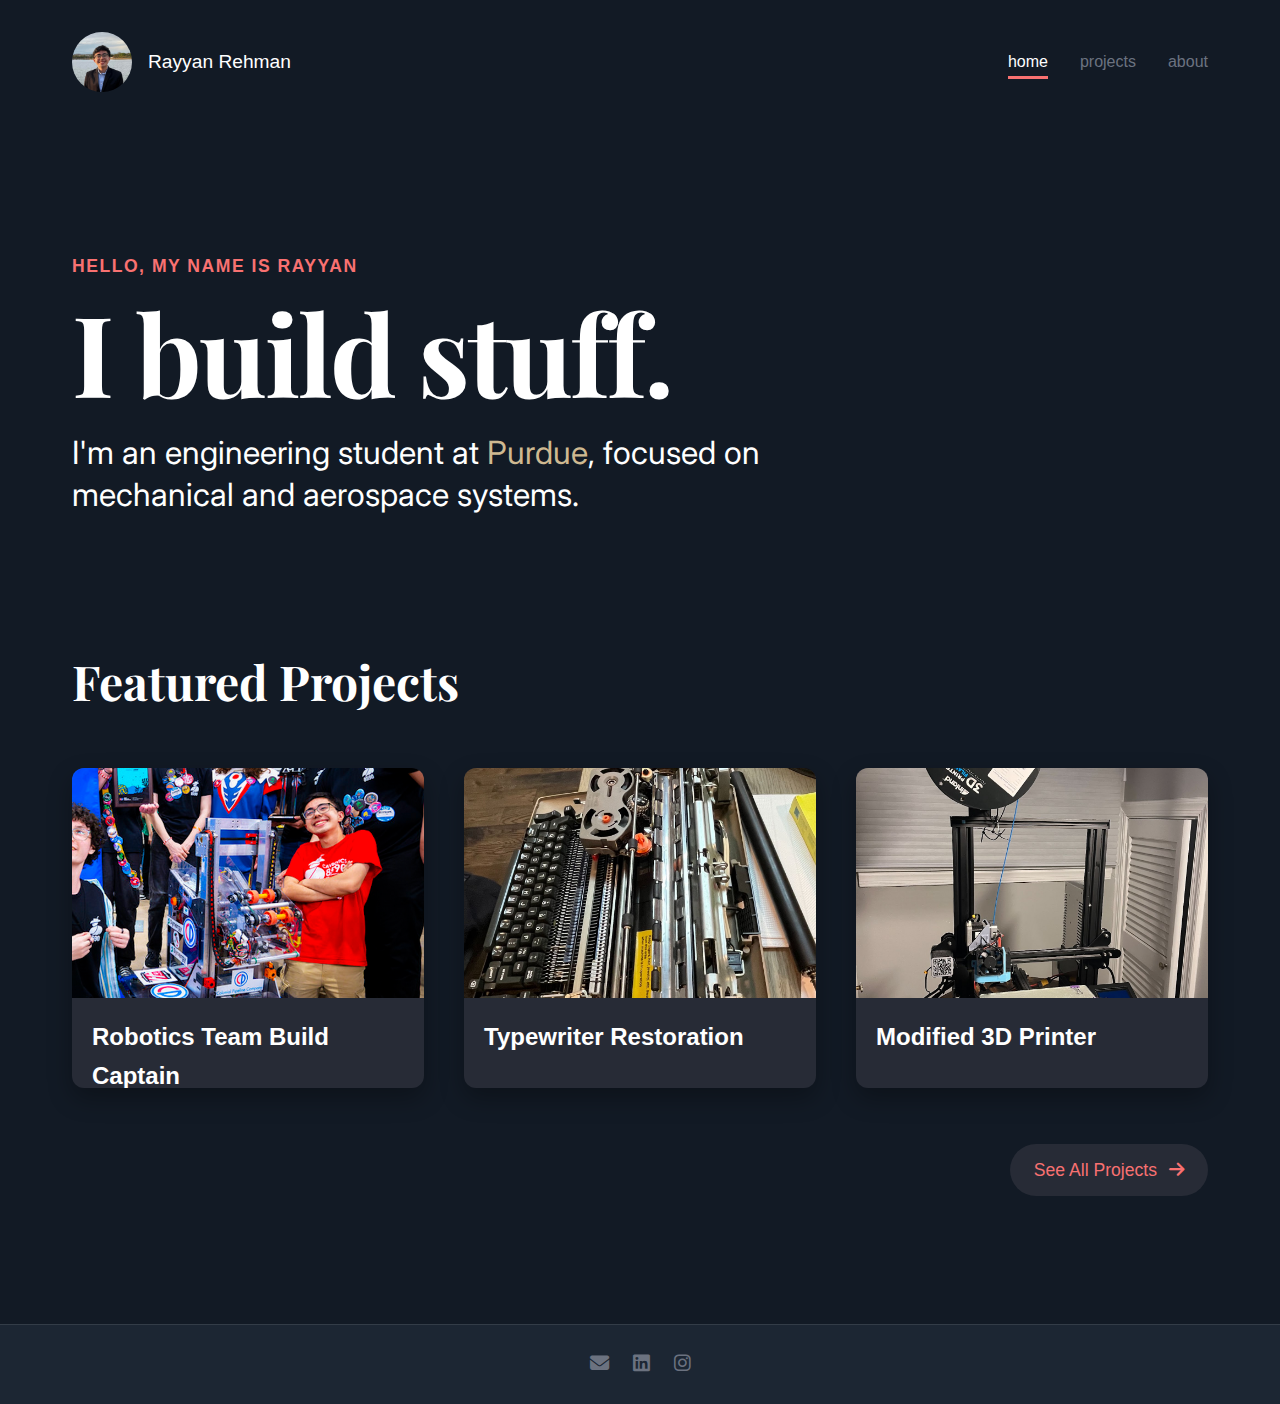
<file: index.html>
<!DOCTYPE html>
<html lang="en">
  <head>
    <meta charset="UTF-8" />
    <meta
      name="viewport"
      content="width=device-width, initial-scale=1.0, maximum-scale=1.0, user-scalable=no"
    />
    <title>Rayyan Rehman</title>
    <link rel="icon" href="images/headshot.jpeg" type="image/jpeg" />
    <link rel="apple-touch-icon" href="images/headshot.jpeg" />
    <link rel="stylesheet" href="css/style.css" />
    <link
      rel="stylesheet"
      href="https://cdnjs.cloudflare.com/ajax/libs/font-awesome/6.4.0/css/all.min.css"
    />
    <link rel="preconnect" href="https://fonts.googleapis.com" />
    <link rel="preconnect" href="https://fonts.gstatic.com" crossorigin />
    <link
      href="https://fonts.googleapis.com/css2?family=Inter:wght@400;500;600&family=Playfair+Display:wght@700&display=swap"
      rel="stylesheet"
    />
  </head>
  <body>
    <header>
      <div class="profile">
        <div class="profile-pic">
          <img src="images/headshot.jpeg" alt="Rayyan Rehman" />
        </div>
        <div class="profile-name">Rayyan Rehman</div>
      </div>
      <nav>
        <ul>
          <li class="active"><a href="index.html">home</a></li>
          <li><a href="projects.html">projects</a></li>
          <li><a href="about.html">about</a></li>
        </ul>
      </nav>
    </header>

    <main>
      <section id="home" class="hero">
        <div class="intro">
          <p class="greeting">HELLO, MY NAME IS RAYYAN</p>
          <h1 class="hero-title">I build stuff.</h1>
          <p class="description">
            I'm an engineering student at
            <a
              href="https://engineering.purdue.edu/Engr"
              target="_blank"
              class="highlight-link"
              >Purdue</a
            >, focused on mechanical and aerospace systems.
          </p>
        </div>
      </section>

      <section id="featured" class="featured-posts">
        <h2>Featured Projects</h2>
        <div class="post-grid">
          <!-- Project 1 -->
          <div class="post-card">
            <a href="projects/robotics.html">
              <div class="post-image">
                <img src="images/robotnme.png" alt="Robotics Team Build" />
              </div>
              <h3>Robotics Team Build Captain</h3>
            </a>
          </div>

          <!-- Project 2 -->
          <div class="post-card">
            <a href="projects/typewriter.html">
              <div class="post-image">
                <img src="images/typewriter.png" alt="Typewriter Restoration" />
              </div>
              <h3>Typewriter Restoration</h3>
            </a>
          </div>

          <!-- Project 3 -->
          <div class="post-card">
            <a href="projects/3d-printer.html">
              <div class="post-image">
                <img src="images/3d printer.png" alt="Modified 3D Printer" />
              </div>
              <h3>Modified 3D Printer</h3>
            </a>
          </div>
        </div>
        <div class="see-all">
          <a href="projects.html"
            >See All Projects <i class="fas fa-arrow-right"></i
          ></a>
        </div>
      </section>
    </main>

    <footer class="minimal-footer">
      <div class="social-links">
        <a href="mailto:rayyanrehman@gmail.com" title="Email"
          ><i class="fas fa-envelope"></i
        ></a>
        <a
          href="https://www.linkedin.com/in/rayyan-rehman-a19035364/"
          target="_blank"
          title="LinkedIn"
          ><i class="fab fa-linkedin"></i
        ></a>
        <a
          href="https://www.instagram.com/rayyan.rmn/"
          target="_blank"
          title="Instagram"
          ><i class="fab fa-instagram"></i
        ></a>
      </div>
    </footer>

    <script src="js/script.js"></script>
  </body>
</html>
</file>
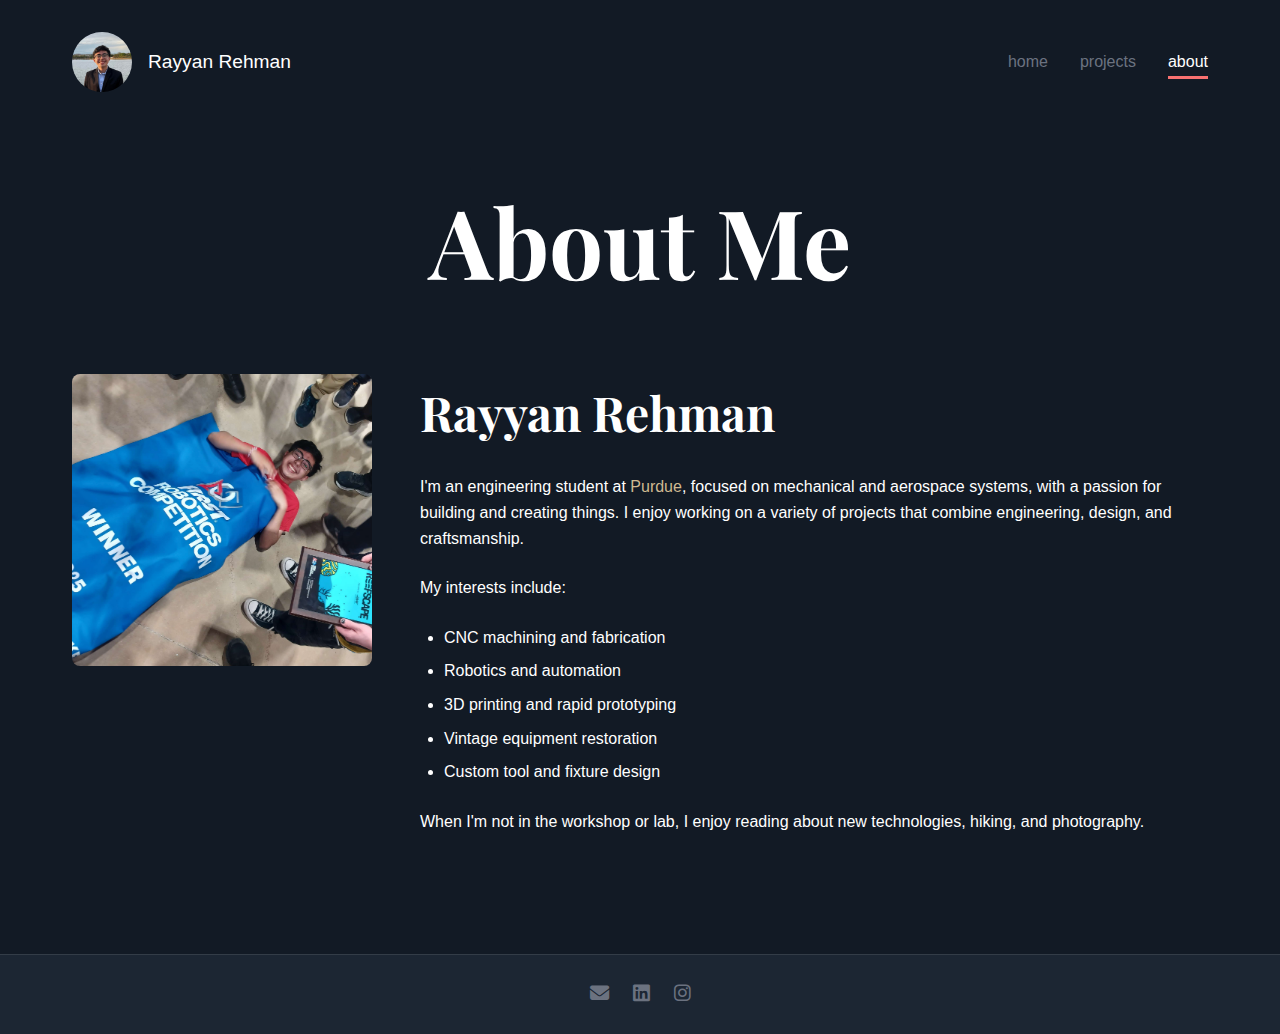
<file: about/index.html>
<!DOCTYPE html>
<html lang="en">
  <head>
    <meta charset="UTF-8" />
    <meta
      name="viewport"
      content="width=device-width, initial-scale=1.0, maximum-scale=1.0, user-scalable=no"
    />
    <title>Rayyan Rehman</title>
    <link rel="icon" href="/images/headshot.jpeg" type="image/jpeg" />
    <link rel="apple-touch-icon" href="/images/headshot.jpeg" />
    <link rel="stylesheet" href="/css/style.css" />
    <link
      rel="stylesheet"
      href="https://cdnjs.cloudflare.com/ajax/libs/font-awesome/6.4.0/css/all.min.css"
    />
    <link rel="preconnect" href="https://fonts.googleapis.com" />
    <link rel="preconnect" href="https://fonts.gstatic.com" crossorigin />
    <link
      href="https://fonts.googleapis.com/css2?family=Inter:wght@400;500;600&family=Playfair+Display:wght@700&display=swap"
      rel="stylesheet"
    />
  </head>
  <body>
    <header>
      <div class="profile">
        <div class="profile-pic">
          <img src="/images/headshot.jpeg" alt="Rayyan Rehman" />
        </div>
        <div class="profile-name">Rayyan Rehman</div>
      </div>
      <nav>
        <ul>
          <li><a href="/">home</a></li>
          <li><a href="/projects-list">projects</a></li>
          <li class="active"><a href="/about">about</a></li>
        </ul>
      </nav>
    </header>

    <main>
      <section class="page-header">
        <h1>About Me</h1>
      </section>

      <section class="about-content">
        <div class="about-grid">
          <div class="about-image">
            <img src="/images/winner.png" alt="Rayyan Rehman" />
          </div>
          <div class="about-text">
            <h2>Rayyan Rehman</h2>
            <p>
              I'm an engineering student at
              <a
                href="https://engineering.purdue.edu/Engr"
                target="_blank"
                class="highlight-link"
                >Purdue</a
              >, focused on mechanical and aerospace systems, with a passion for
              building and creating things. I enjoy working on a variety of
              projects that combine engineering, design, and craftsmanship.
            </p>
            <p>My interests include:</p>
            <ul>
              <li>CNC machining and fabrication</li>
              <li>Robotics and automation</li>
              <li>3D printing and rapid prototyping</li>
              <li>Vintage equipment restoration</li>
              <li>Custom tool and fixture design</li>
            </ul>
            <p>
              When I'm not in the workshop or lab, I enjoy reading about new
              technologies, hiking, and photography.
            </p>
          </div>
        </div>
      </section>
    </main>

    <footer class="minimal-footer">
      <div class="social-links">
        <a href="mailto:rayyanrehman@gmail.com" title="Email"
          ><i class="fas fa-envelope"></i
        ></a>
        <a
          href="https://www.linkedin.com/in/rayyan-rehman-a19035364/"
          target="_blank"
          title="LinkedIn"
          ><i class="fab fa-linkedin"></i
        ></a>
        <a
          href="https://www.instagram.com/rayyan.rmn/"
          target="_blank"
          title="Instagram"
          ><i class="fab fa-instagram"></i
        ></a>
      </div>
    </footer>

    <script src="/js/script.js"></script>
  </body>
</html>
</file>
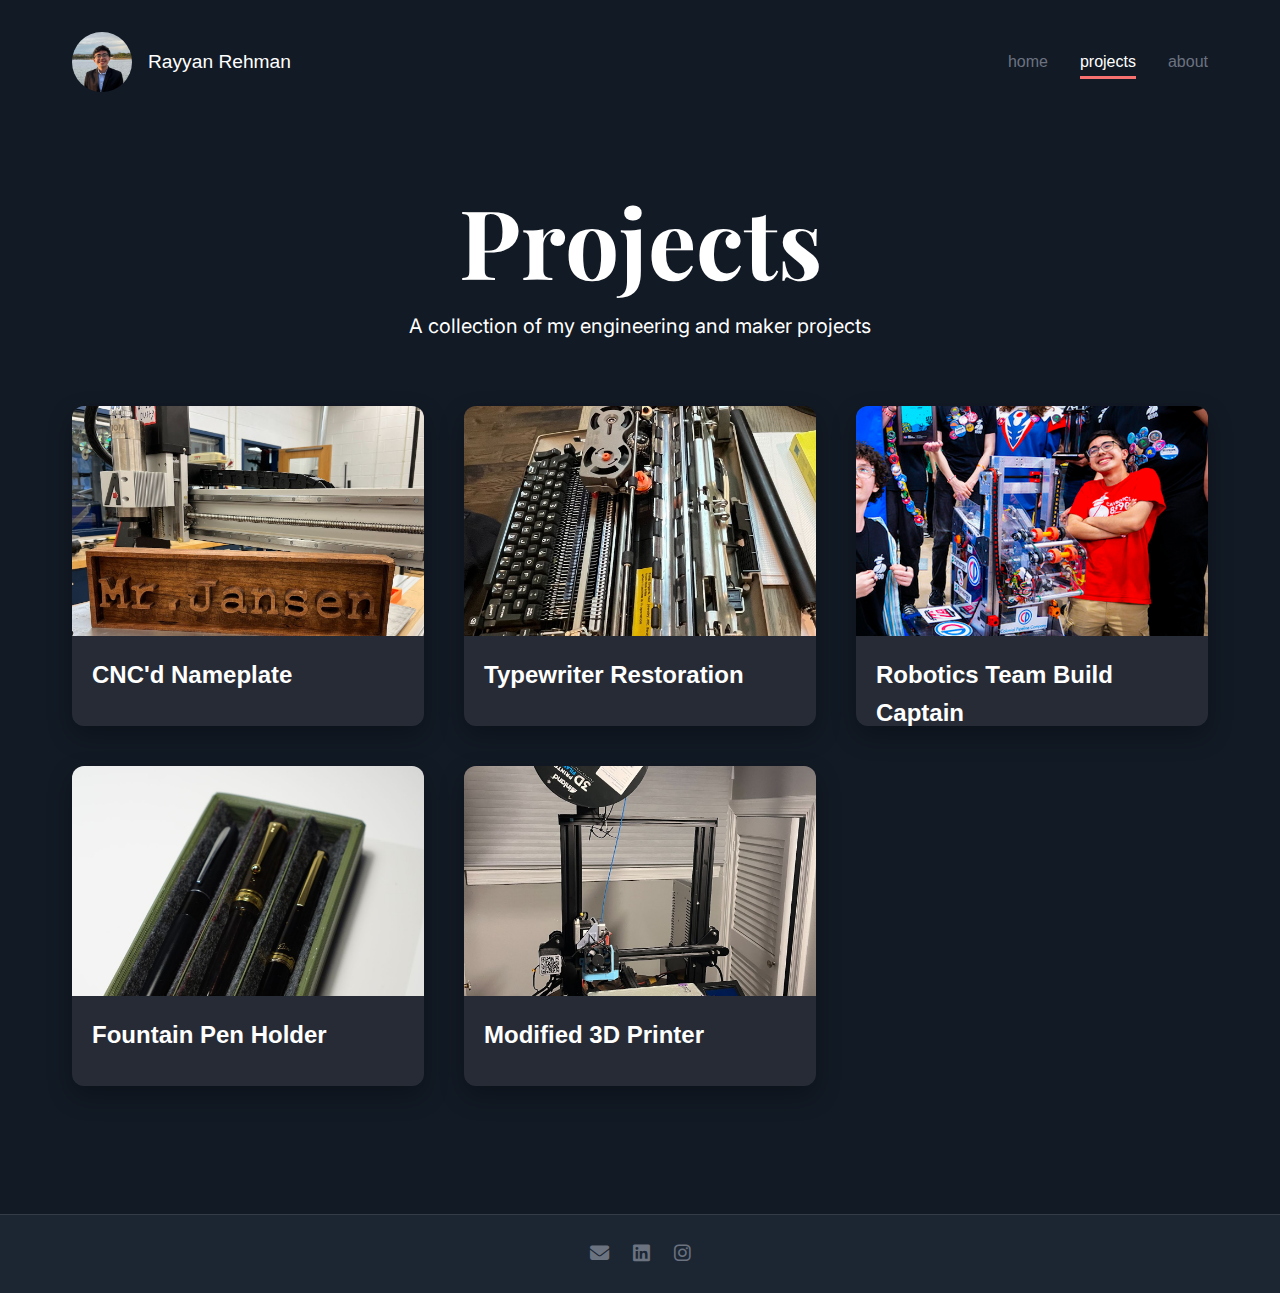
<file: projects-list/index.html>
<!DOCTYPE html>
<html lang="en">
  <head>
    <meta charset="UTF-8" />
    <meta
      name="viewport"
      content="width=device-width, initial-scale=1.0, maximum-scale=1.0, user-scalable=no"
    />
    <title>Rayyan Rehman</title>
    <link rel="icon" href="/images/headshot.jpeg" type="image/jpeg" />
    <link rel="apple-touch-icon" href="/images/headshot.jpeg" />
    <link rel="stylesheet" href="/css/style.css" />
    <link
      rel="stylesheet"
      href="https://cdnjs.cloudflare.com/ajax/libs/font-awesome/6.4.0/css/all.min.css"
    />
    <link rel="preconnect" href="https://fonts.googleapis.com" />
    <link rel="preconnect" href="https://fonts.gstatic.com" crossorigin />
    <link
      href="https://fonts.googleapis.com/css2?family=Inter:wght@400;500;600&family=Playfair+Display:wght@700&display=swap"
      rel="stylesheet"
    />
  </head>
  <body>
    <header>
      <div class="profile">
        <div class="profile-pic">
          <img src="/images/headshot.jpeg" alt="Rayyan Rehman" />
        </div>
        <div class="profile-name">Rayyan Rehman</div>
      </div>
      <nav>
        <ul>
          <li><a href="/">home</a></li>
          <li class="active"><a href="/projects-list">projects</a></li>
          <li><a href="/about">about</a></li>
        </ul>
      </nav>
    </header>

    <main>
      <section class="page-header">
        <h1>Projects</h1>
        <p class="subtitle">
          A collection of my engineering and maker projects
        </p>
      </section>

      <section class="projects-grid">
        <div class="post-grid">
          <!-- Project 1 -->
          <div class="post-card">
            <a href="/projects/nameplate">
              <div class="post-image">
                <img src="/images/nameplate.png" alt="CNC'd Nameplate" />
              </div>
              <h3>CNC'd Nameplate</h3>
            </a>
          </div>

          <!-- Project 2 -->
          <div class="post-card">
            <a href="/projects/typewriter">
              <div class="post-image">
                <img
                  src="/images/typewriter.png"
                  alt="Typewriter Restoration"
                />
              </div>
              <h3>Typewriter Restoration</h3>
            </a>
          </div>

          <!-- Project 3 -->
          <div class="post-card">
            <a href="/projects/robotics">
              <div class="post-image">
                <img src="/images/robotnme.png" alt="Robotics Team Build" />
              </div>
              <h3>Robotics Team Build Captain</h3>
            </a>
          </div>

          <!-- Project 4 -->
          <div class="post-card">
            <a href="/projects/pen-holder">
              <div class="post-image">
                <img src="/images/pen holder.png" alt="Fountain Pen Holder" />
              </div>
              <h3>Fountain Pen Holder</h3>
            </a>
          </div>

          <!-- Project 5 -->
          <div class="post-card">
            <a href="/projects/3d-printer">
              <div class="post-image">
                <img src="/images/3d printer.png" alt="Modified 3D Printer" />
              </div>
              <h3>Modified 3D Printer</h3>
            </a>
          </div>
        </div>
      </section>
    </main>

    <footer class="minimal-footer">
      <div class="social-links">
        <a href="mailto:rayyanrehman@gmail.com" title="Email"
          ><i class="fas fa-envelope"></i
        ></a>
        <a
          href="https://www.linkedin.com/in/rayyan-rehman-a19035364/"
          target="_blank"
          title="LinkedIn"
          ><i class="fab fa-linkedin"></i
        ></a>
        <a
          href="https://www.instagram.com/rayyan.rmn/"
          target="_blank"
          title="Instagram"
          ><i class="fab fa-instagram"></i
        ></a>
      </div>
    </footer>

    <script src="/js/script.js"></script>
  </body>
</html>
</file>
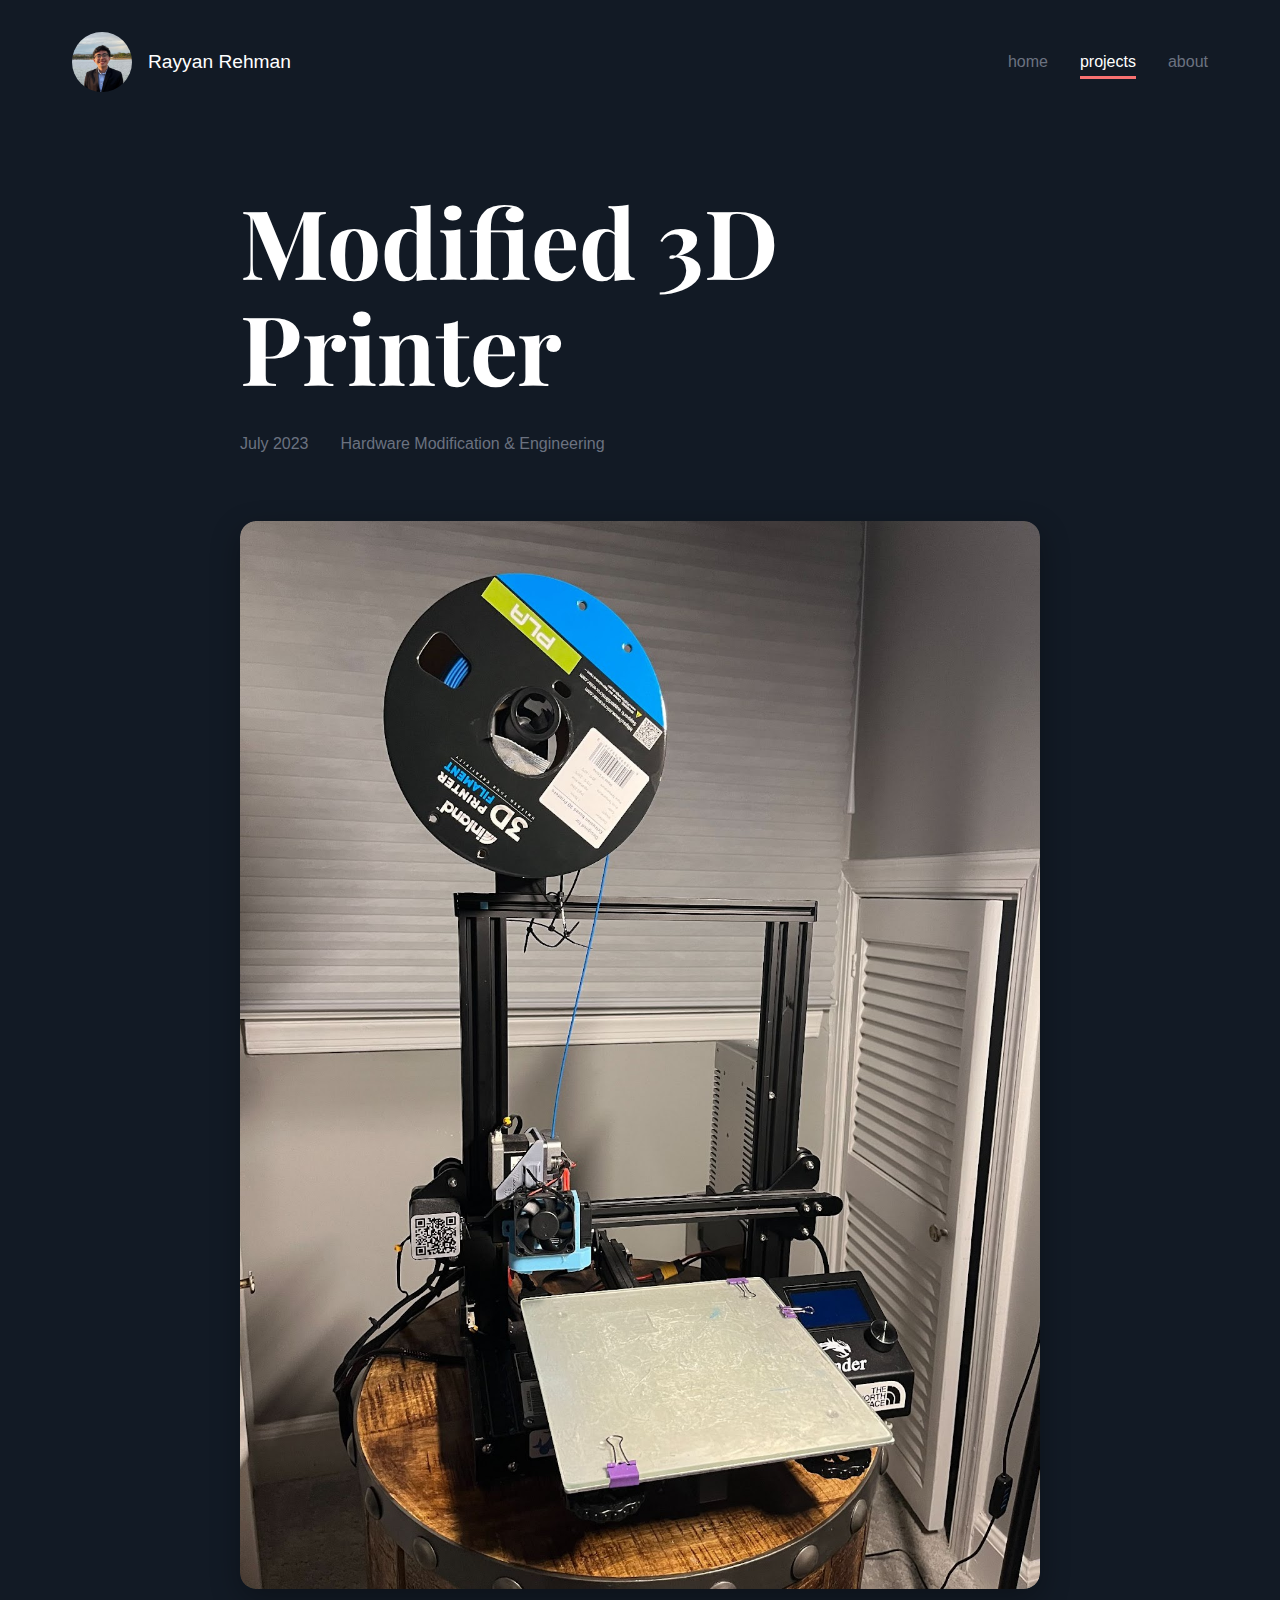
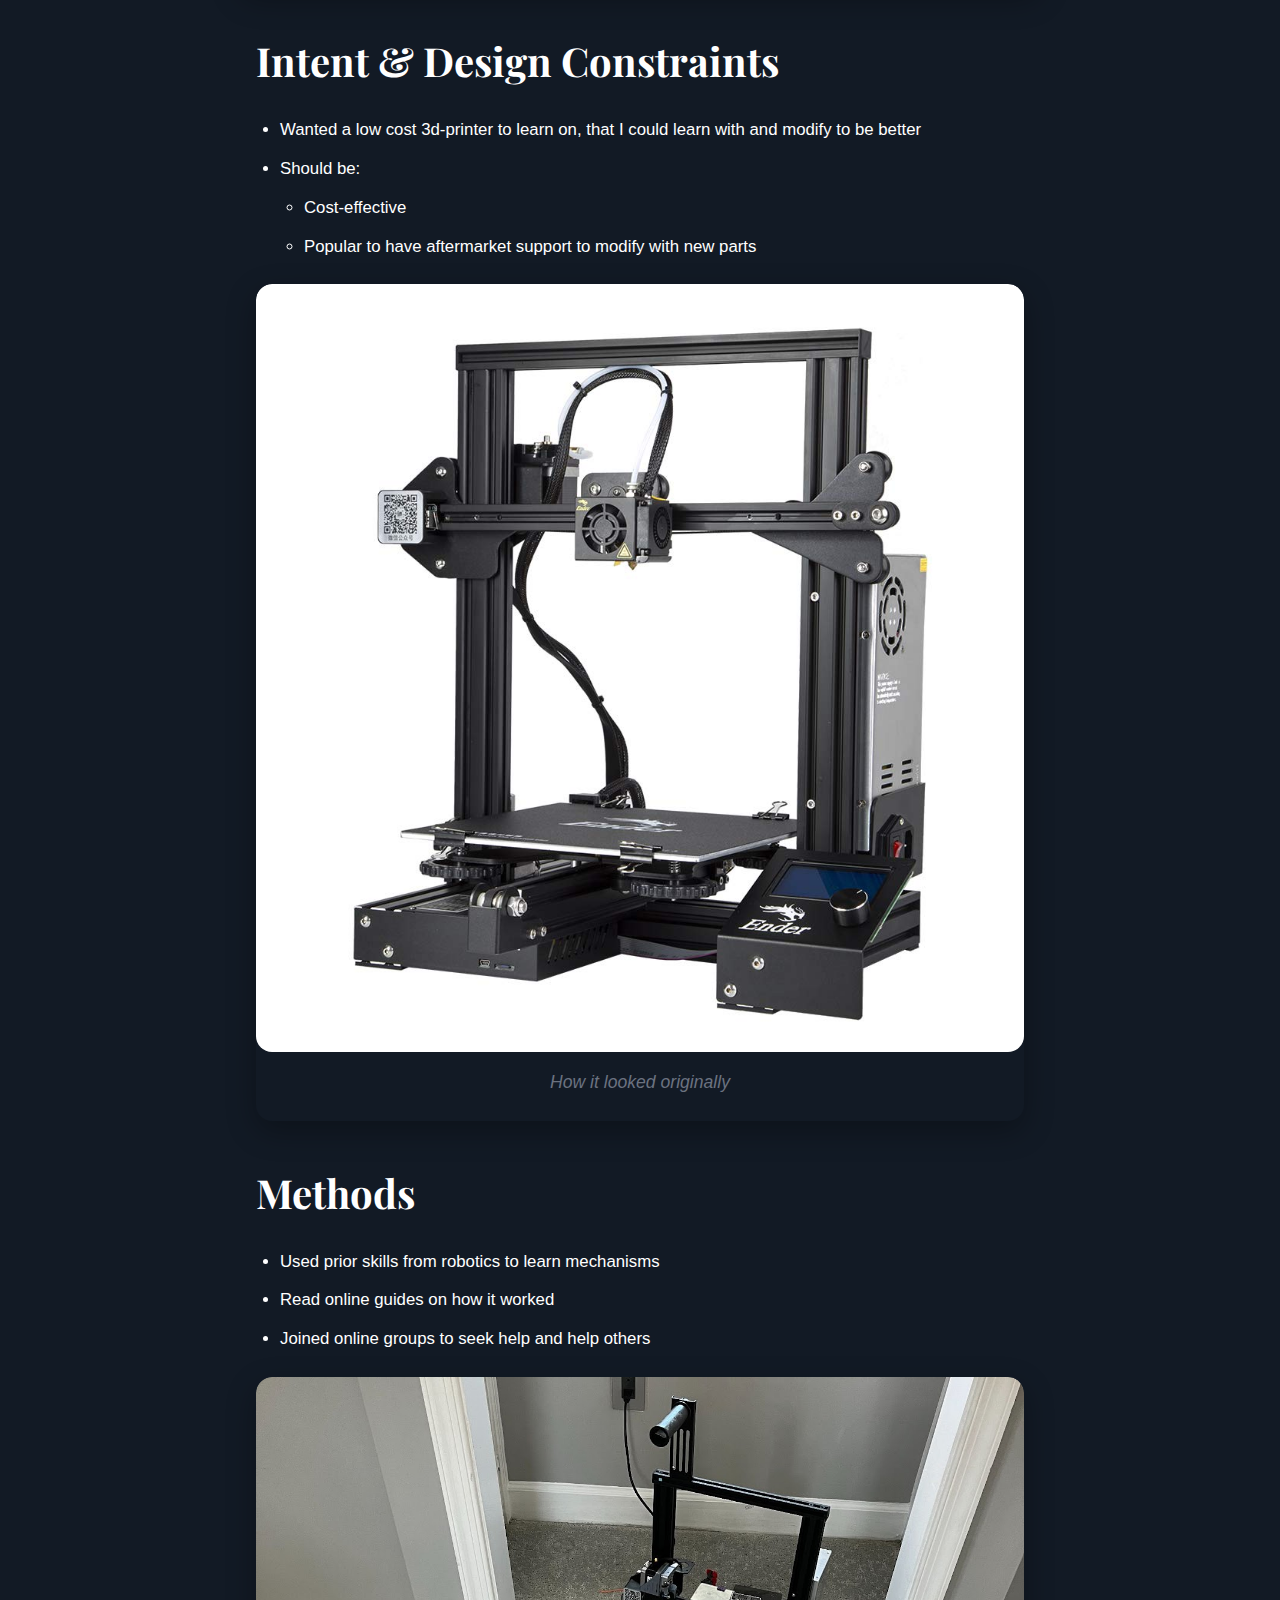
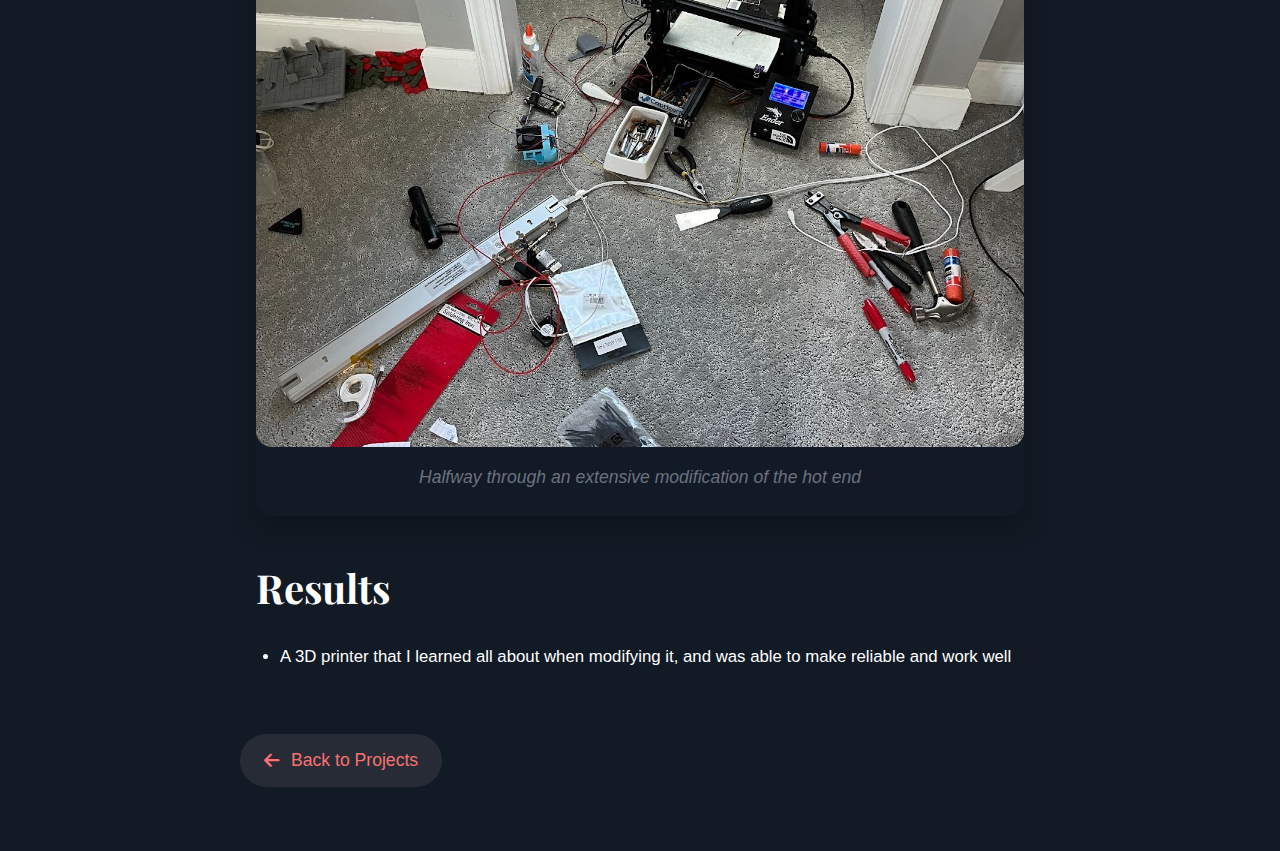
<file: projects/3d-printer/index.html>
<!DOCTYPE html>
<html lang="en">
  <head>
    <meta charset="UTF-8" />
    <meta
      name="viewport"
      content="width=device-width, initial-scale=1.0, maximum-scale=1.0, user-scalable=no"
    />
    <title>Rayyan Rehman</title>
    <link rel="stylesheet" href="/css/style.css" />
    <link
      rel="stylesheet"
      href="https://cdnjs.cloudflare.com/ajax/libs/font-awesome/6.4.0/css/all.min.css"
    />
    <link rel="preconnect" href="https://fonts.googleapis.com" />
    <link rel="preconnect" href="https://fonts.gstatic.com" crossorigin />
    <link
      href="https://fonts.googleapis.com/css2?family=Inter:wght@400;500;600&family=Playfair+Display:wght@700&display=swap"
      rel="stylesheet"
    />
  </head>
  <body>
    <header>
      <div class="profile">
        <div class="profile-pic">
          <img src="/images/headshot.jpeg" alt="Rayyan Rehman" />
        </div>
        <div class="profile-name">Rayyan Rehman</div>
      </div>
      <nav>
        <ul>
          <li><a href="/">home</a></li>
          <li class="active"><a href="/projects-list">projects</a></li>
          <li><a href="/about">about</a></li>
        </ul>
      </nav>
    </header>

    <main>
      <section class="project-header">
        <h1>Modified 3D Printer</h1>
        <div class="project-meta">
          <span class="date">July 2023</span>
          <span class="category">Hardware Modification & Engineering</span>
        </div>
      </section>

      <section class="project-showcase">
        <div class="project-image">
          <img src="/images/final3d.png" alt="Modified 3D Printer" />
        </div>

        <div class="project-details">
          <h2>Intent & Design Constraints</h2>
          <ul>
            <li>
              Wanted a low cost 3d-printer to learn on, that I could learn with
              and modify to be better
            </li>
            <li>Should be:</li>
            <ul>
              <li>Cost-effective</li>
              <li>
                Popular to have aftermarket support to modify with new parts
              </li>
            </ul>
          </ul>

          <div class="project-image">
            <img src="/images/original3d.png" alt="Original 3D Printer" />
            <p class="image-caption">How it looked originally</p>
          </div>

          <h2>Methods</h2>
          <ul>
            <li>Used prior skills from robotics to learn mechanisms</li>
            <li>Read online guides on how it worked</li>
            <li>Joined online groups to seek help and help others</li>
          </ul>

          <div class="project-image">
            <img src="/images/half3d.png" alt="Printer During Modification" />
            <p class="image-caption">
              Halfway through an extensive modification of the hot end
            </p>
          </div>

          <h2>Results</h2>
          <ul>
            <li>
              A 3D printer that I learned all about when modifying it, and was
              able to make reliable and work well
            </li>
          </ul>
        </div>
      </section>

      <section class="project-navigation">
        <a href="/projects-list" class="back-to-projects"
          ><i class="fas fa-arrow-left"></i> Back to Projects</a
        >
      </section>
    </main>

    <script src="/js/script.js"></script>
  </body>
</html>
</file>
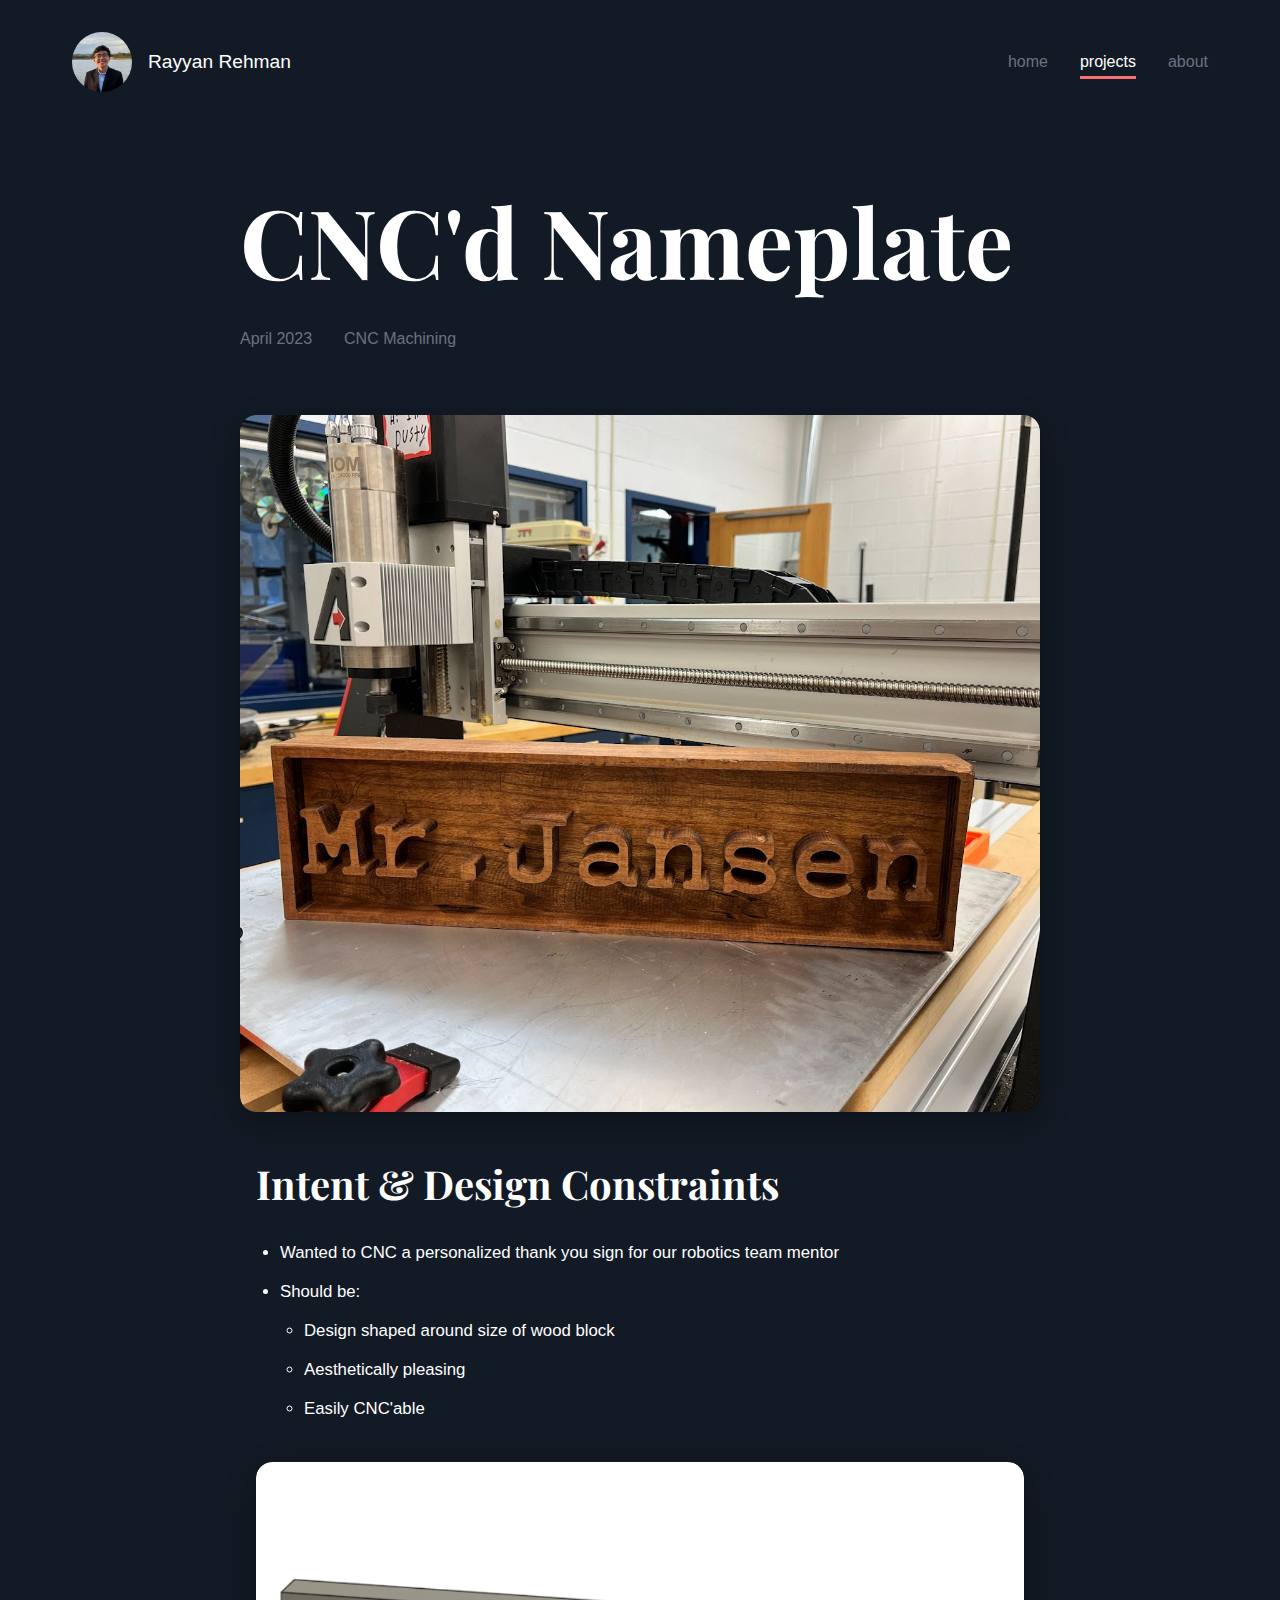
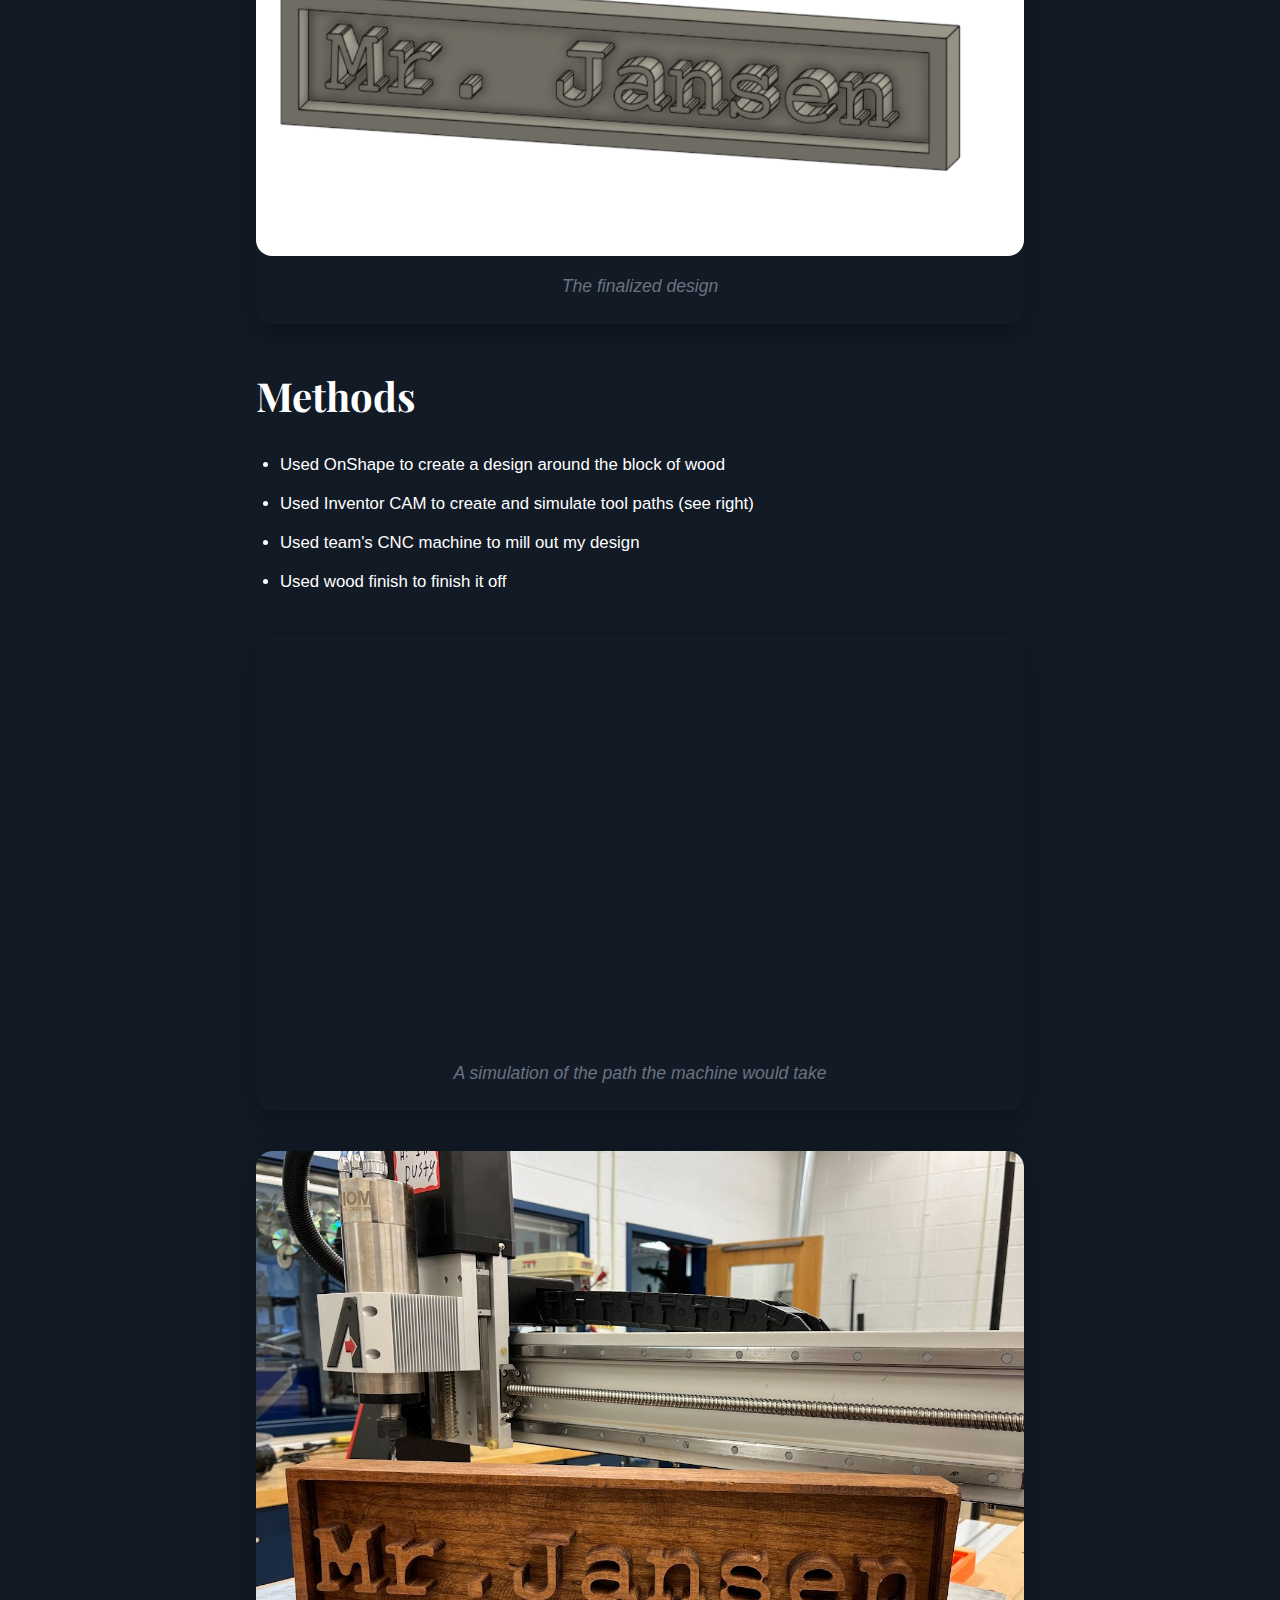
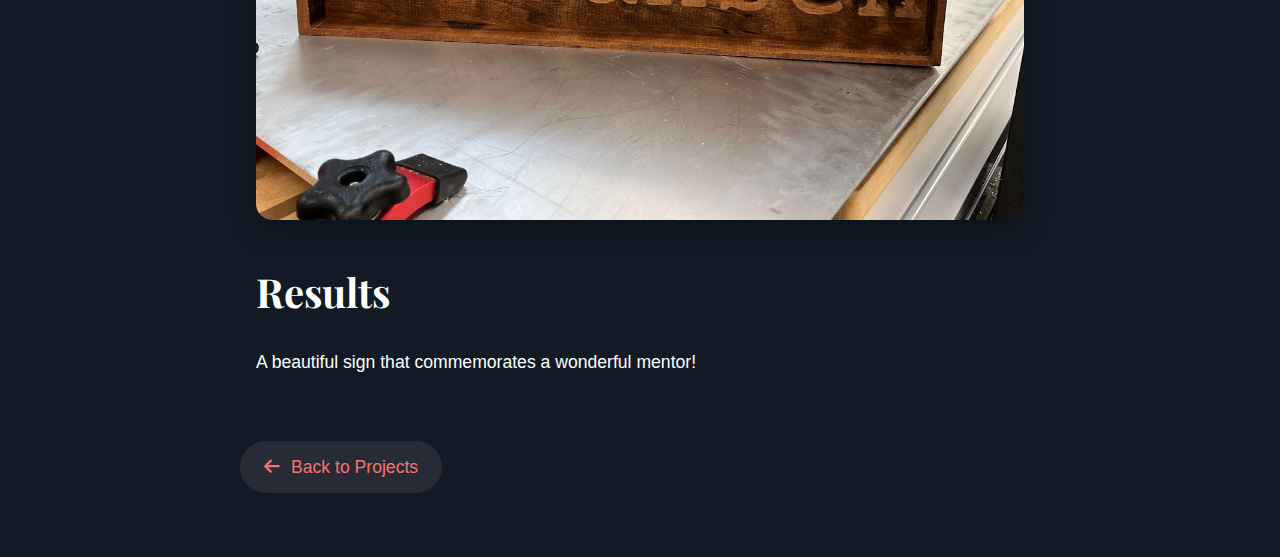
<file: projects/nameplate/index.html>
<!DOCTYPE html>
<html lang="en">
  <head>
    <meta charset="UTF-8" />
    <meta
      name="viewport"
      content="width=device-width, initial-scale=1.0, maximum-scale=1.0, user-scalable=no"
    />
    <title>Rayyan Rehman</title>
    <link rel="icon" href="/images/headshot.jpeg" type="image/jpeg" />
    <link rel="apple-touch-icon" href="/images/headshot.jpeg" />
    <link rel="stylesheet" href="/css/style.css" />
    <link
      rel="stylesheet"
      href="https://cdnjs.cloudflare.com/ajax/libs/font-awesome/6.4.0/css/all.min.css"
    />
    <link rel="preconnect" href="https://fonts.googleapis.com" />
    <link rel="preconnect" href="https://fonts.gstatic.com" crossorigin />
    <link
      href="https://fonts.googleapis.com/css2?family=Inter:wght@400;500;600&family=Playfair+Display:wght@700&display=swap"
      rel="stylesheet"
    />
  </head>
  <body>
    <header>
      <div class="profile">
        <div class="profile-pic">
          <img src="/images/headshot.jpeg" alt="Rayyan Rehman" />
        </div>
        <div class="profile-name">Rayyan Rehman</div>
      </div>
      <nav>
        <ul>
          <li><a href="/">home</a></li>
          <li class="active"><a href="/projects-list">projects</a></li>
          <li><a href="/about">about</a></li>
        </ul>
      </nav>
    </header>

    <main>
      <section class="project-header">
        <h1>CNC'd Nameplate</h1>
        <div class="project-meta">
          <span class="date">April 2023</span>
          <span class="category">CNC Machining</span>
        </div>
      </section>

      <section class="project-showcase">
        <div class="project-image">
          <img src="/images/nameplate.png" alt="CNC'd Nameplate" />
        </div>

        <div class="project-details">
          <h2>Intent & Design Constraints</h2>
          <ul>
            <li>
              Wanted to CNC a personalized thank you sign for our robotics team
              mentor
            </li>
            <li>Should be:</li>
            <ul>
              <li>Design shaped around size of wood block</li>
              <li>Aesthetically pleasing</li>
              <li>Easily CNC'able</li>
            </ul>
          </ul>

          <div class="design-image">
            <img src="/images/nameplate2.png" alt="Nameplate Design" />
            <p class="image-caption">The finalized design</p>
          </div>

          <h2>Methods</h2>
          <ul>
            <li>Used OnShape to create a design around the block of wood</li>
            <li>
              Used Inventor CAM to create and simulate tool paths (see right)
            </li>
            <li>Used team's CNC machine to mill out my design</li>
            <li>Used wood finish to finish it off</li>
          </ul>

          <div class="video-container">
            <iframe
              width="100%"
              height="400"
              src="https://www.youtube.com/embed/P9P09QetYls"
              title="CNC Toolpath"
              frameborder="0"
              allow="accelerometer; autoplay; clipboard-write; encrypted-media; gyroscope; picture-in-picture"
              allowfullscreen
            ></iframe>
            <p class="video-caption">
              A simulation of the path the machine would take
            </p>
          </div>

          <div class="final-image">
            <img src="/images/nameplate.png" alt="Final Nameplate" />
          </div>

          <h2>Results</h2>
          <p>A beautiful sign that commemorates a wonderful mentor!</p>
        </div>
      </section>

      <section class="project-navigation">
        <a href="/projects-list" class="back-to-projects"
          ><i class="fas fa-arrow-left"></i> Back to Projects</a
        >
      </section>
    </main>

    <script src="/js/script.js"></script>
  </body>
</html>
</file>
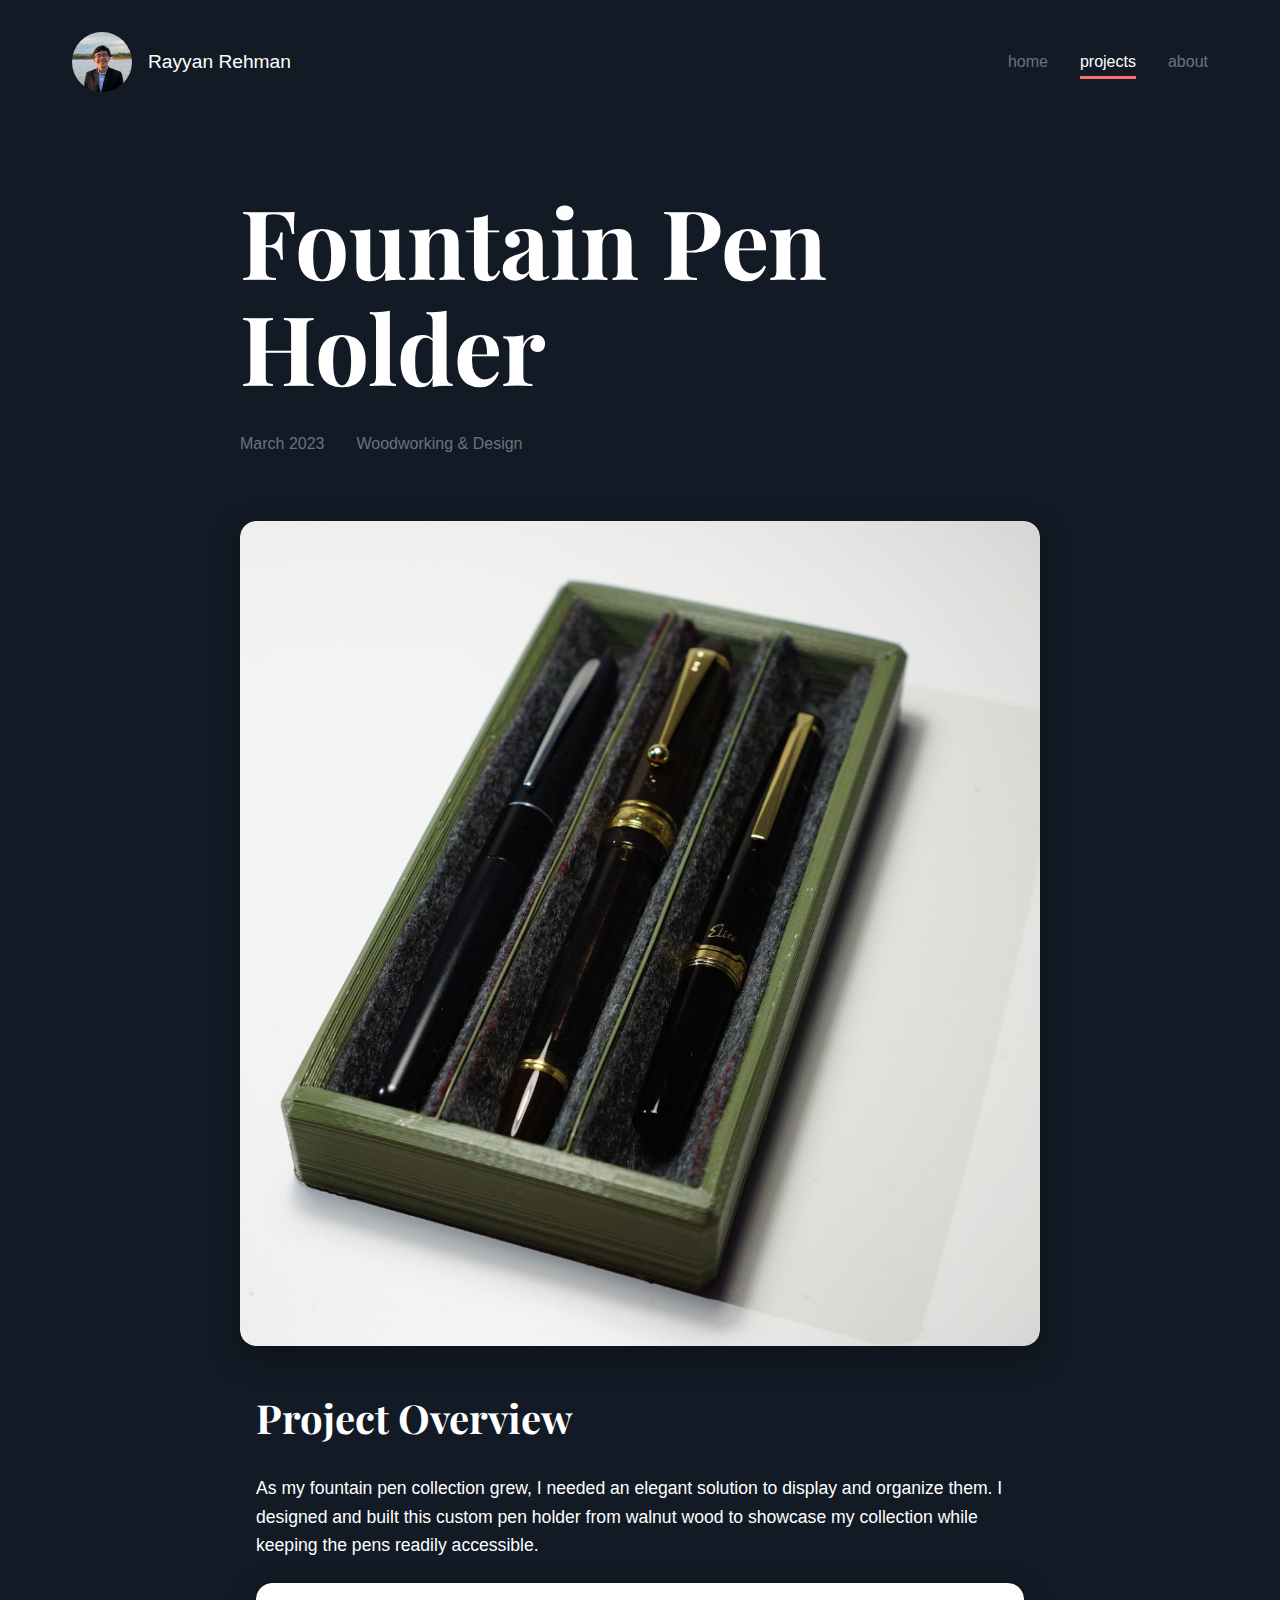
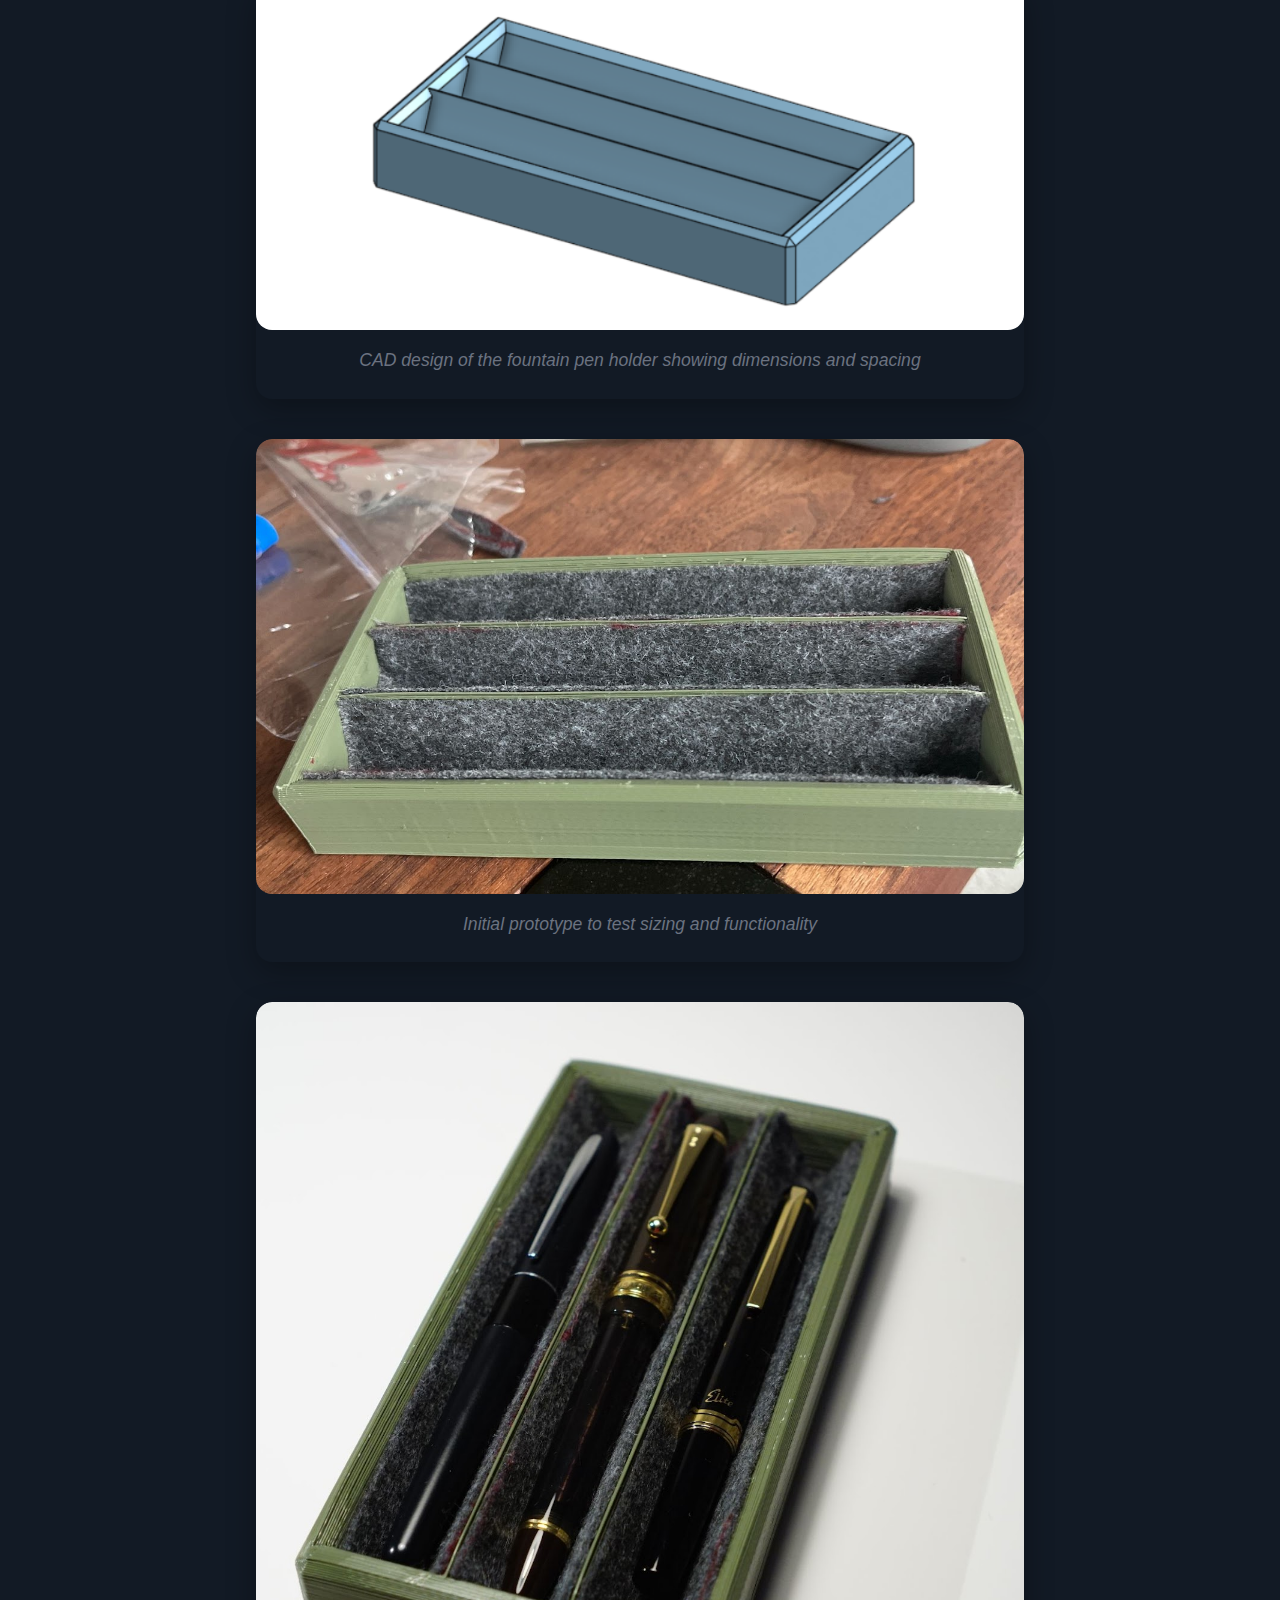
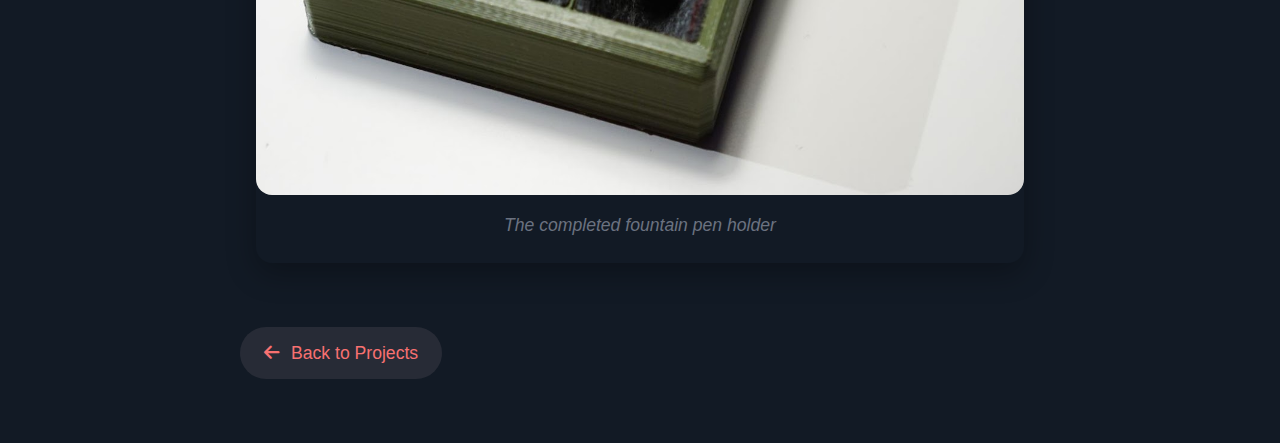
<file: projects/pen-holder/index.html>
<!DOCTYPE html>
<html lang="en">
  <head>
    <meta charset="UTF-8" />
    <meta
      name="viewport"
      content="width=device-width, initial-scale=1.0, maximum-scale=1.0, user-scalable=no"
    />
    <title>Rayyan Rehman</title>
    <link rel="stylesheet" href="/css/style.css" />
    <link
      rel="stylesheet"
      href="https://cdnjs.cloudflare.com/ajax/libs/font-awesome/6.4.0/css/all.min.css"
    />
    <link rel="preconnect" href="https://fonts.googleapis.com" />
    <link rel="preconnect" href="https://fonts.gstatic.com" crossorigin />
    <link
      href="https://fonts.googleapis.com/css2?family=Inter:wght@400;500;600&family=Playfair+Display:wght@700&display=swap"
      rel="stylesheet"
    />
  </head>
  <body>
    <header>
      <div class="profile">
        <div class="profile-pic">
          <img src="/images/headshot.jpeg" alt="Rayyan Rehman" />
        </div>
        <div class="profile-name">Rayyan Rehman</div>
      </div>
      <nav>
        <ul>
          <li><a href="/">home</a></li>
          <li class="active"><a href="/projects-list">projects</a></li>
          <li><a href="/about">about</a></li>
        </ul>
      </nav>
    </header>

    <main>
      <section class="project-header">
        <h1>Fountain Pen Holder</h1>
        <div class="project-meta">
          <span class="date">March 2023</span>
          <span class="category">Woodworking & Design</span>
        </div>
      </section>

      <section class="project-showcase">
        <div class="project-image">
          <img src="/images/pen holder.png" alt="Fountain Pen Holder" />
        </div>

        <div class="project-details">
          <h2>Project Overview</h2>
          <p>
            As my fountain pen collection grew, I needed an elegant solution to
            display and organize them. I designed and built this custom pen
            holder from walnut wood to showcase my collection while keeping the
            pens readily accessible.
          </p>

          <div class="project-image">
            <img src="/images/pencad.png" alt="CAD Model of Pen Holder" />
            <p class="image-caption">
              CAD design of the fountain pen holder showing dimensions and
              spacing
            </p>
          </div>

          <div class="project-image">
            <img src="/images/penprototype.png" alt="Prototype of Pen Holder" />
            <p class="image-caption">
              Initial prototype to test sizing and functionality
            </p>
          </div>

          <div class="final-image">
            <img src="/images/pen holder.png" alt="Completed Pen Holder" />
            <p class="image-caption">The completed fountain pen holder</p>
          </div>
        </div>
      </section>

      <section class="project-navigation">
        <a href="/projects-list" class="back-to-projects"
          ><i class="fas fa-arrow-left"></i> Back to Projects</a
        >
      </section>
    </main>

    <script src="/js/script.js"></script>
  </body>
</html>
</file>
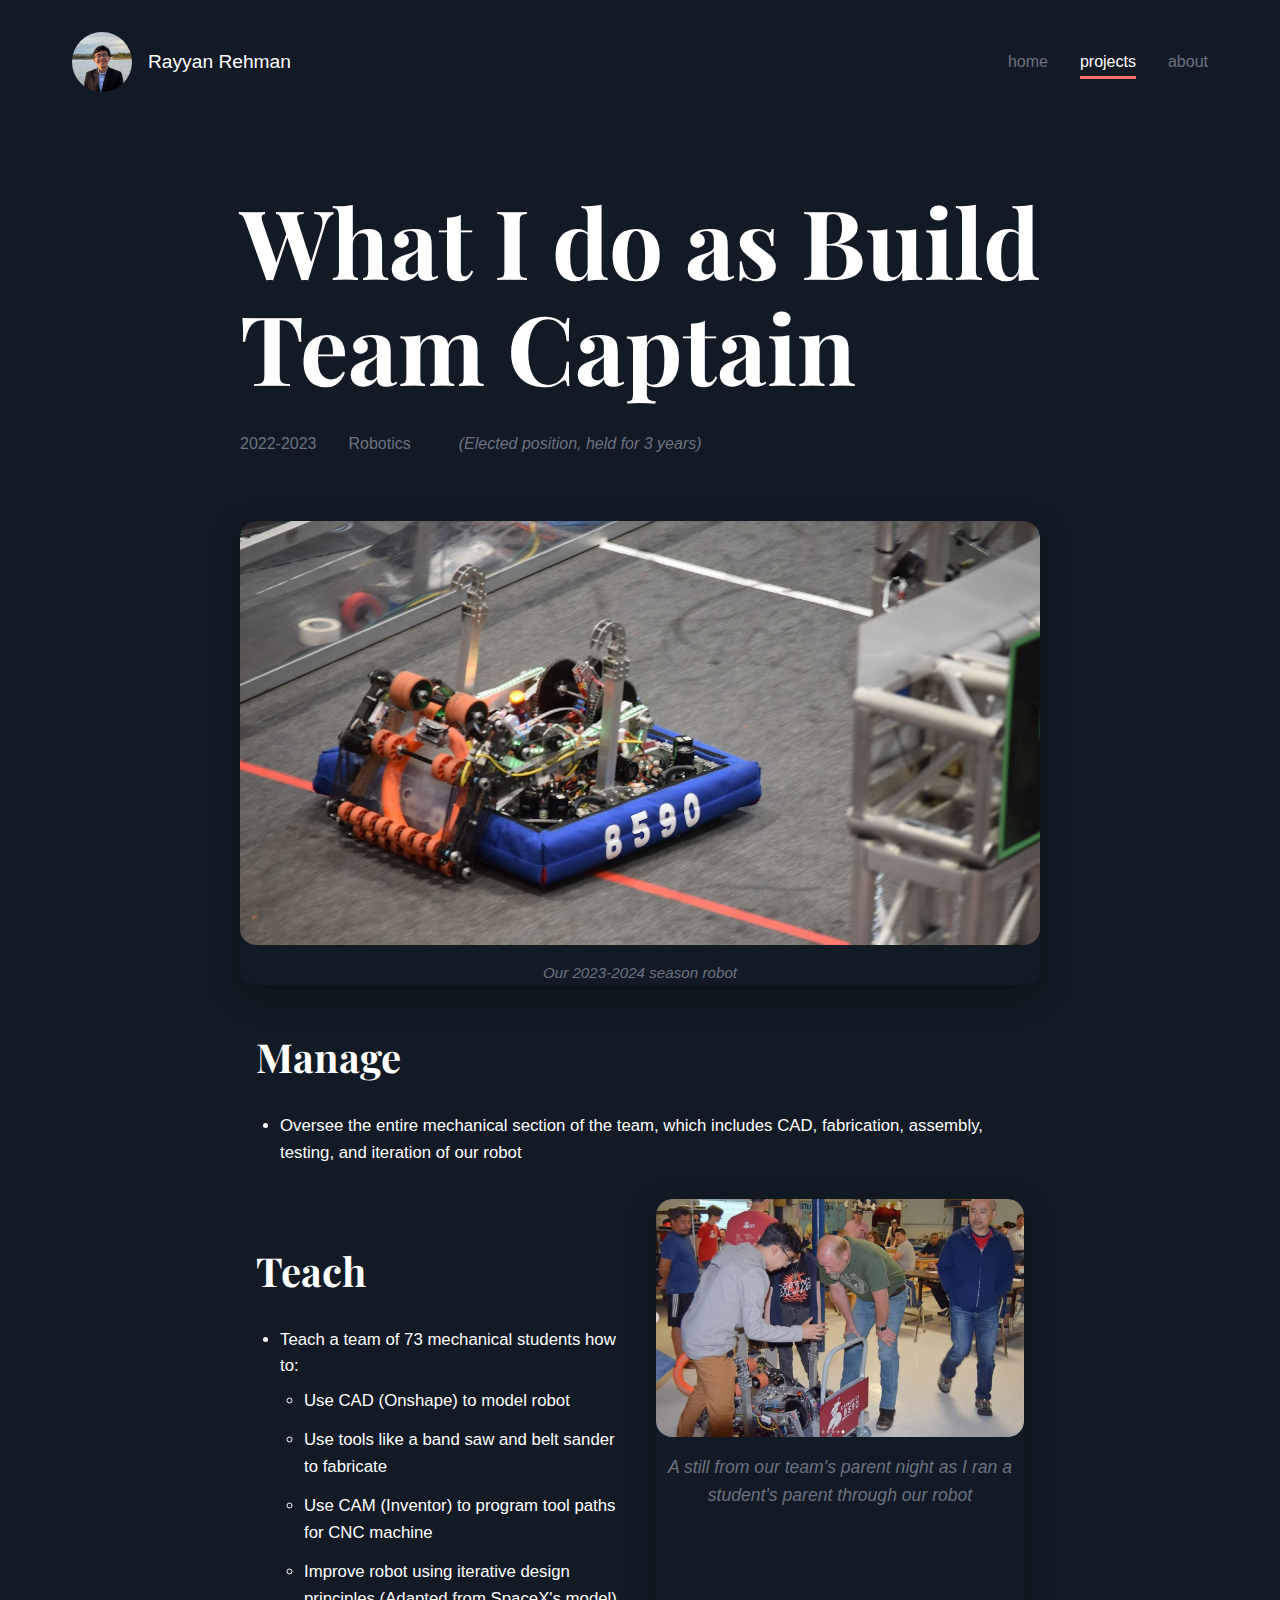
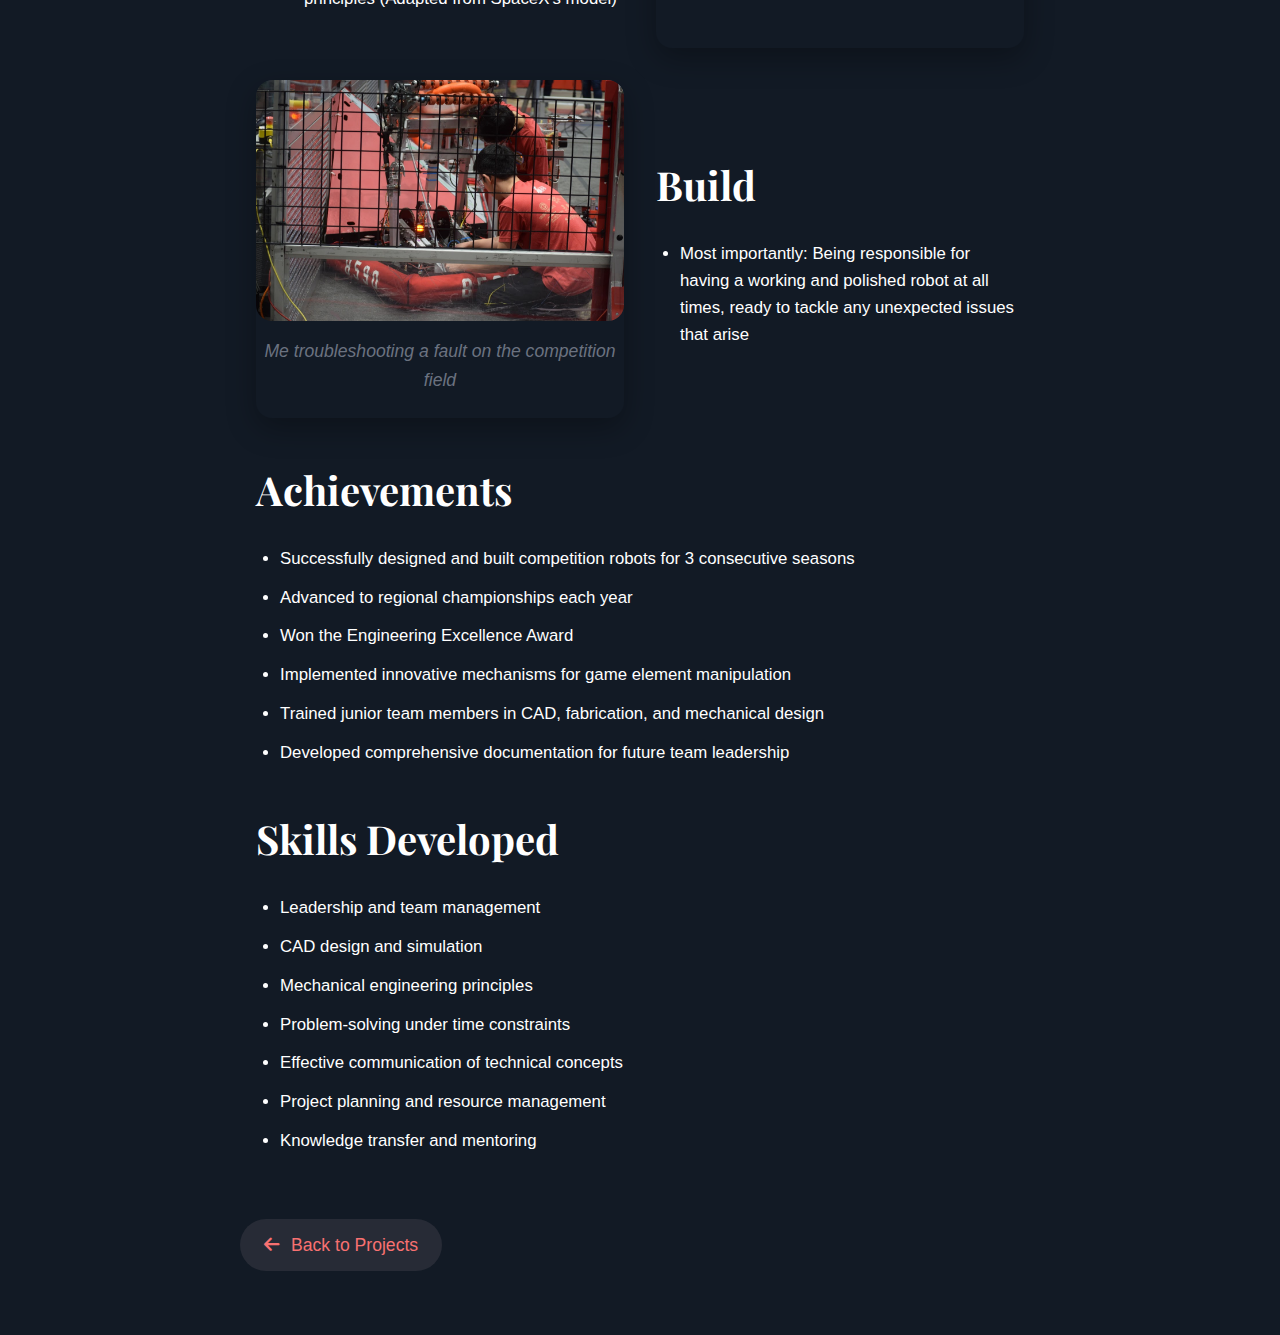
<file: projects/robotics/index.html>
<!DOCTYPE html>
<html lang="en">
  <head>
    <meta charset="UTF-8" />
    <meta
      name="viewport"
      content="width=device-width, initial-scale=1.0, maximum-scale=1.0, user-scalable=no"
    />
    <title>Rayyan Rehman</title>
    <link rel="stylesheet" href="/css/style.css" />
    <link
      rel="stylesheet"
      href="https://cdnjs.cloudflare.com/ajax/libs/font-awesome/6.4.0/css/all.min.css"
    />
    <link rel="preconnect" href="https://fonts.googleapis.com" />
    <link rel="preconnect" href="https://fonts.gstatic.com" crossorigin />
    <link
      href="https://fonts.googleapis.com/css2?family=Inter:wght@400;500;600&family=Playfair+Display:wght@700&display=swap"
      rel="stylesheet"
    />
  </head>
  <body>
    <header>
      <div class="profile">
        <div class="profile-pic">
          <img src="/images/headshot.jpeg" alt="Rayyan Rehman" />
        </div>
        <div class="profile-name">Rayyan Rehman</div>
      </div>
      <nav>
        <ul>
          <li><a href="/">home</a></li>
          <li class="active"><a href="/projects-list">projects</a></li>
          <li><a href="/about">about</a></li>
        </ul>
      </nav>
    </header>

    <main>
      <section class="project-header">
        <h1>What I do as Build Team Captain</h1>
        <div class="project-meta">
          <span class="date">2022-2023</span>
          <span class="category">Robotics</span>
          <span class="position">(Elected position, held for 3 years)</span>
        </div>
      </section>

      <section class="project-showcase">
        <div class="project-image">
          <img src="/images/2324robot.png" alt="2023-2024 Season Robot" />
          <p class="image-caption">Our 2023-2024 season robot</p>
        </div>

        <div class="project-details">
          <h2>Manage</h2>
          <ul>
            <li>
              Oversee the entire mechanical section of the team, which includes
              CAD, fabrication, assembly, testing, and iteration of our robot
            </li>
          </ul>

          <div class="content-grid">
            <div class="content-text">
              <h2>Teach</h2>
              <ul>
                <li>
                  Teach a team of 73 mechanical students how to:
                  <ul>
                    <li>Use CAD (Onshape) to model robot</li>
                    <li>
                      Use tools like a band saw and belt sander to fabricate
                    </li>
                    <li>
                      Use CAM (Inventor) to program tool paths for CNC machine
                    </li>
                    <li>
                      Improve robot using iterative design principles (Adapted
                      from SpaceX's model)
                    </li>
                  </ul>
                </li>
              </ul>
            </div>
            <div class="content-image">
              <img
                src="/images/robotteach.png"
                alt="Teaching robotics team members"
              />
              <p class="image-caption">
                A still from our team's parent night as I ran a student's parent
                through our robot
              </p>
            </div>
          </div>

          <div class="content-grid reverse">
            <div class="content-text">
              <h2>Build</h2>
              <ul>
                <li>
                  Most importantly: Being responsible for having a working and
                  polished robot at all times, ready to tackle any unexpected
                  issues that arise
                </li>
              </ul>
            </div>
            <div class="content-image">
              <img
                src="/images/robotbuild.png"
                alt="Troubleshooting on the competition field"
              />
              <p class="image-caption">
                Me troubleshooting a fault on the competition field
              </p>
            </div>
          </div>

          <h2>Achievements</h2>
          <ul>
            <li>
              Successfully designed and built competition robots for 3
              consecutive seasons
            </li>
            <li>Advanced to regional championships each year</li>
            <li>Won the Engineering Excellence Award</li>
            <li>
              Implemented innovative mechanisms for game element manipulation
            </li>
            <li>
              Trained junior team members in CAD, fabrication, and mechanical
              design
            </li>
            <li>
              Developed comprehensive documentation for future team leadership
            </li>
          </ul>

          <h2>Skills Developed</h2>
          <ul>
            <li>Leadership and team management</li>
            <li>CAD design and simulation</li>
            <li>Mechanical engineering principles</li>
            <li>Problem-solving under time constraints</li>
            <li>Effective communication of technical concepts</li>
            <li>Project planning and resource management</li>
            <li>Knowledge transfer and mentoring</li>
          </ul>
        </div>
      </section>

      <section class="project-navigation">
        <a href="/projects-list" class="back-to-projects"
          ><i class="fas fa-arrow-left"></i> Back to Projects</a
        >
      </section>
    </main>

    <script src="/js/script.js"></script>
  </body>
</html>
</file>
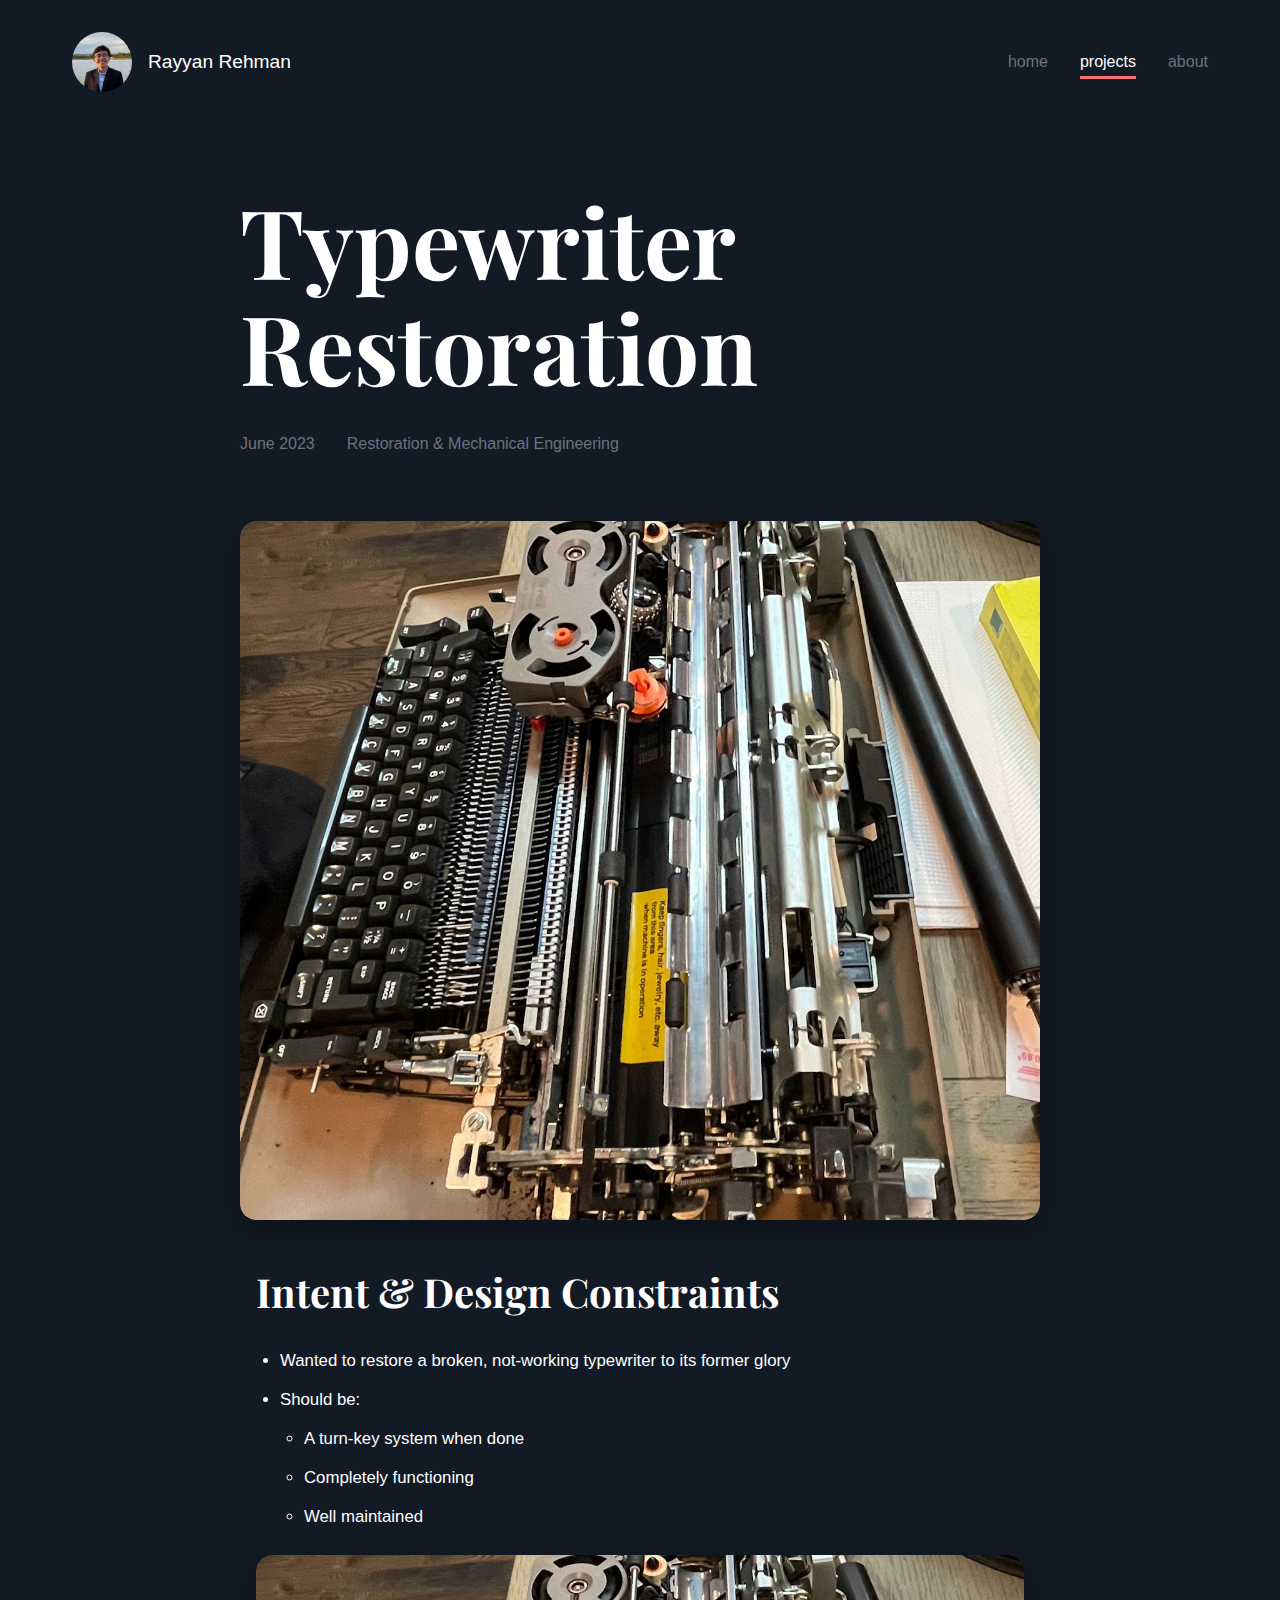
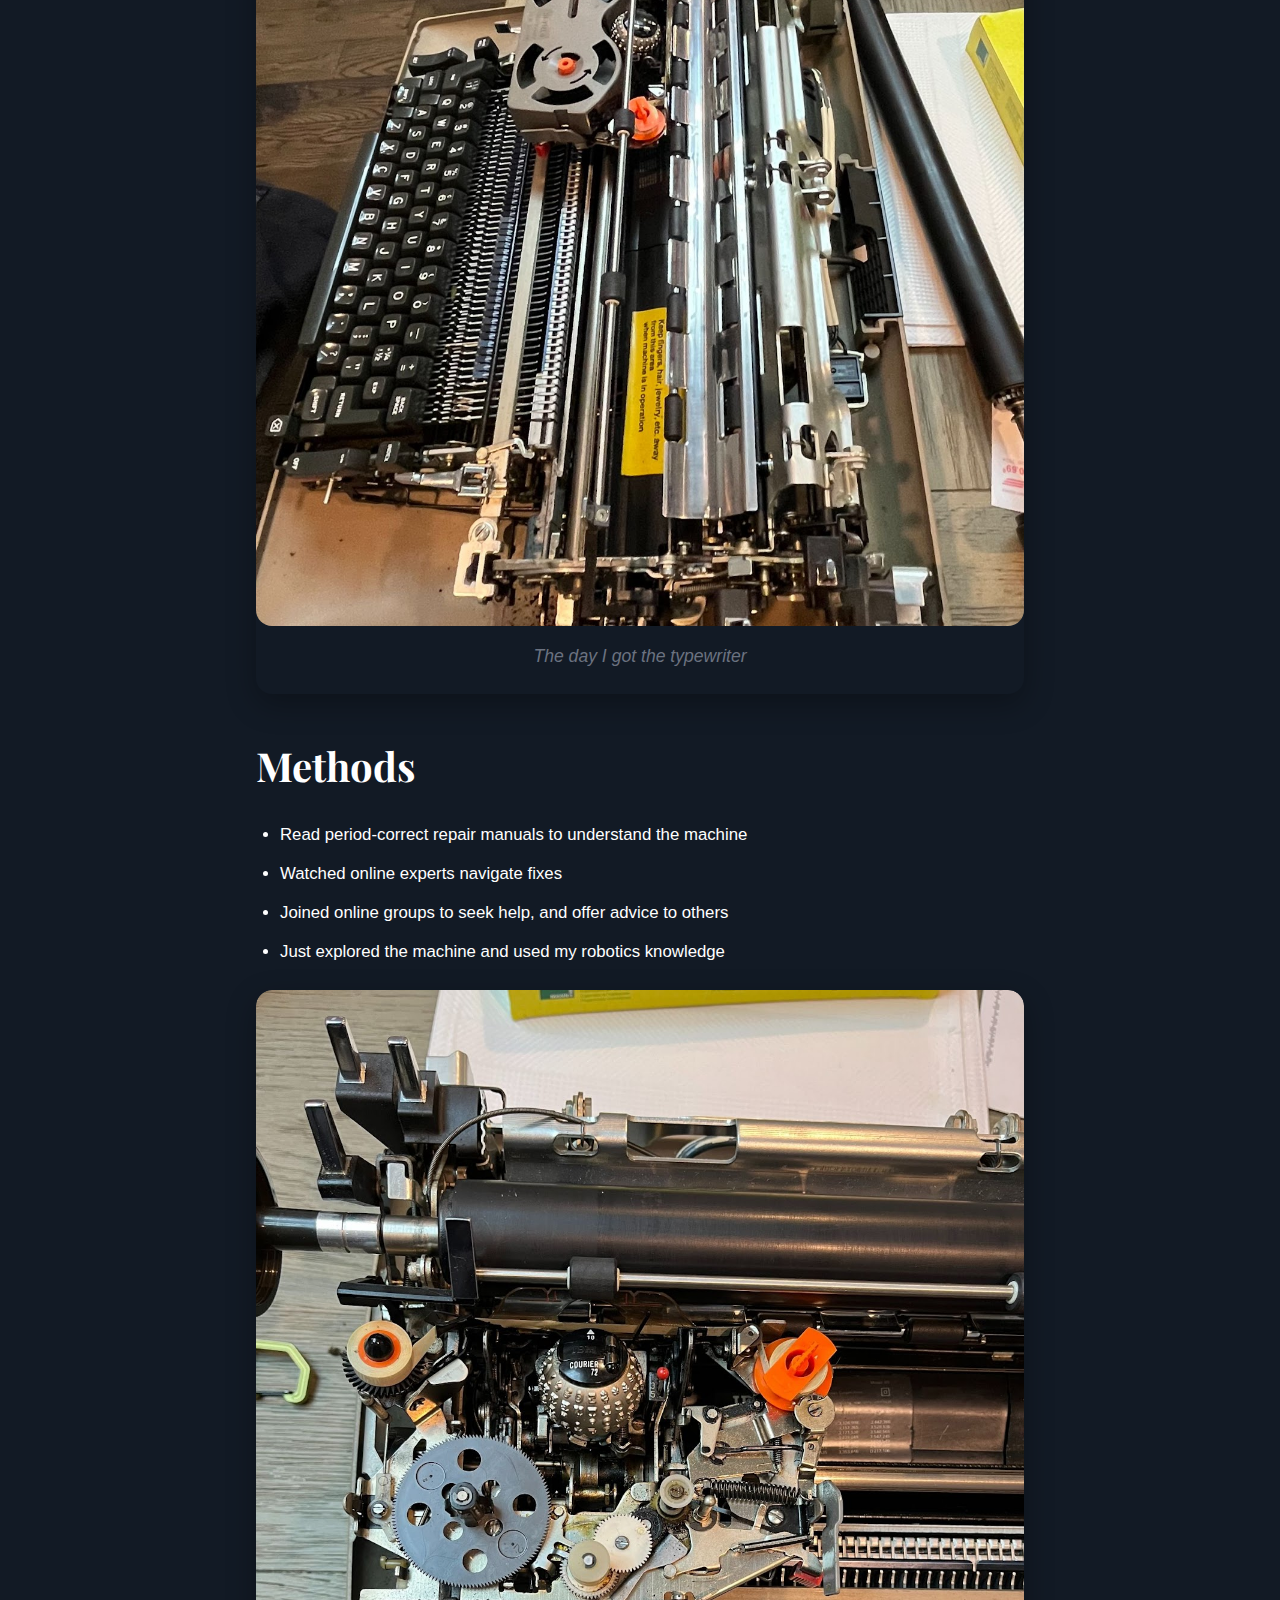
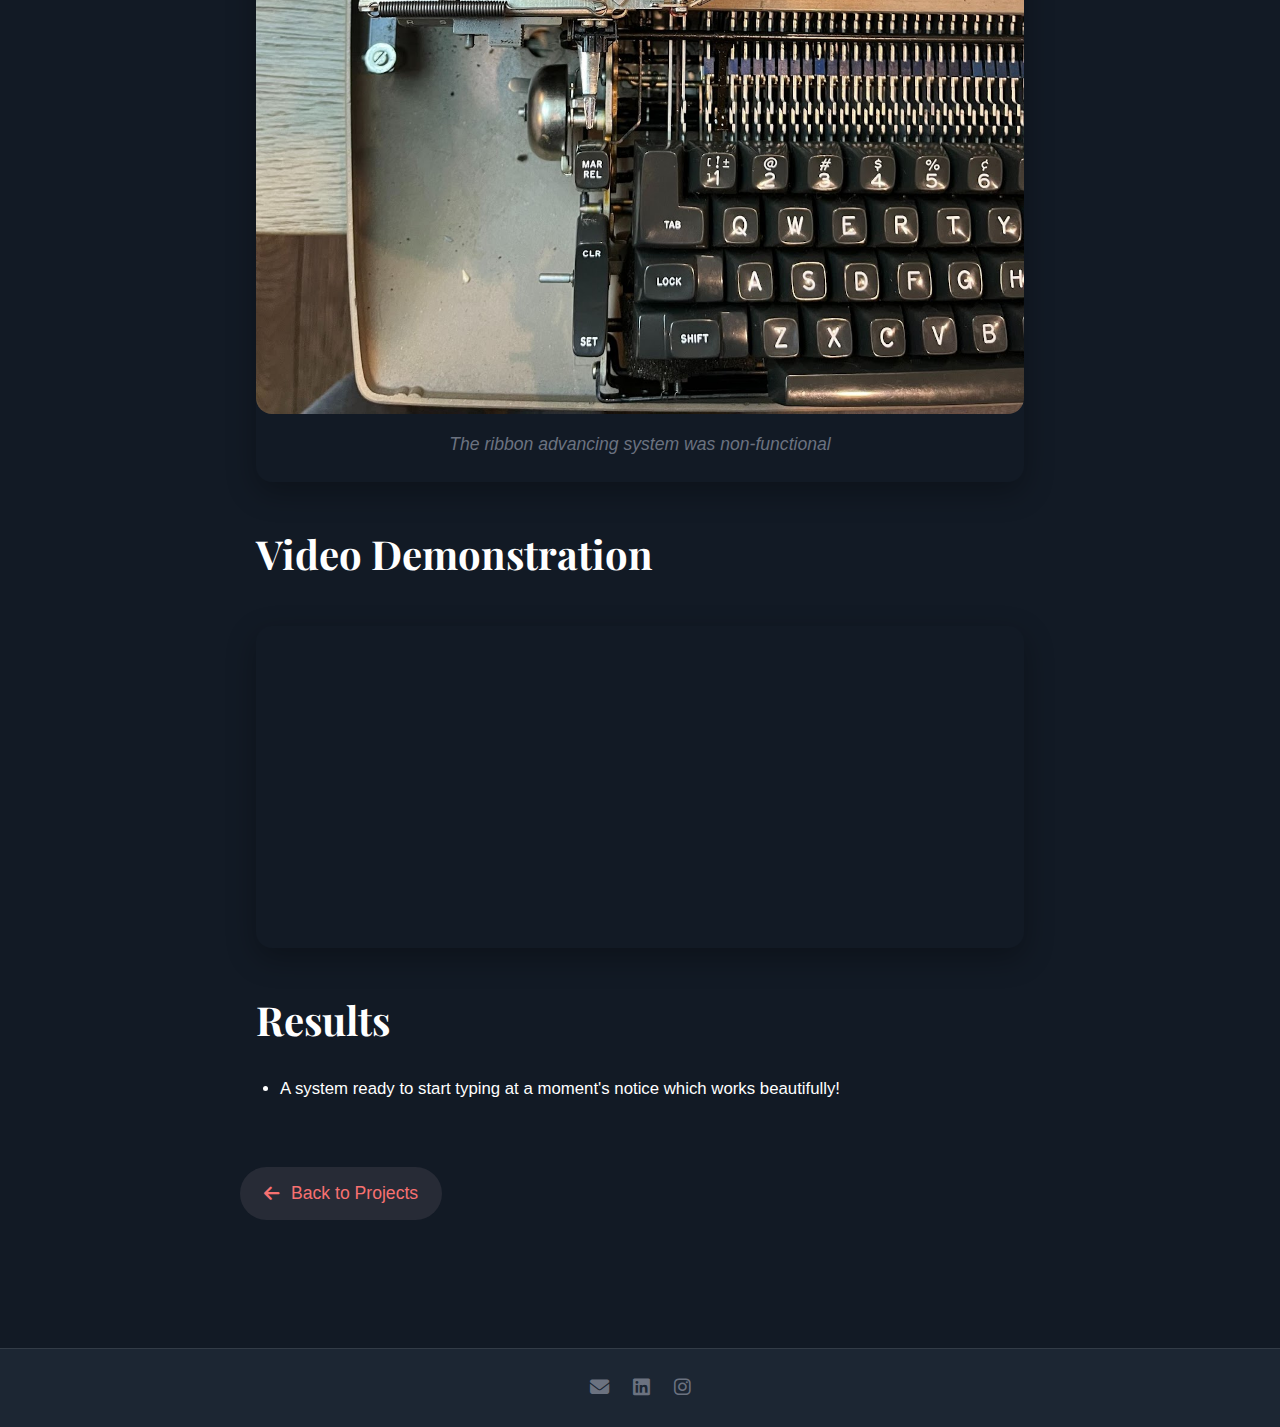
<file: projects/typewriter/index.html>
<!DOCTYPE html>
<html lang="en">
  <head>
    <meta charset="UTF-8" />
    <meta
      name="viewport"
      content="width=device-width, initial-scale=1.0, maximum-scale=1.0, user-scalable=no"
    />
    <title>Rayyan Rehman</title>
    <link rel="icon" href="/images/headshot.jpeg" type="image/jpeg" />
    <link rel="apple-touch-icon" href="/images/headshot.jpeg" />
    <link rel="stylesheet" href="/css/style.css" />
    <link
      rel="stylesheet"
      href="https://cdnjs.cloudflare.com/ajax/libs/font-awesome/6.4.0/css/all.min.css"
    />
    <link rel="preconnect" href="https://fonts.googleapis.com" />
    <link rel="preconnect" href="https://fonts.gstatic.com" crossorigin />
    <link
      href="https://fonts.googleapis.com/css2?family=Inter:wght@400;500;600&family=Playfair+Display:wght@700&display=swap"
      rel="stylesheet"
    />
  </head>
  <body>
    <header>
      <div class="profile">
        <div class="profile-pic">
          <img src="/images/headshot.jpeg" alt="Rayyan Rehman" />
        </div>
        <div class="profile-name">Rayyan Rehman</div>
      </div>
      <nav>
        <ul>
          <li><a href="/">home</a></li>
          <li class="active"><a href="/projects-list">projects</a></li>
          <li><a href="/about">about</a></li>
        </ul>
      </nav>
    </header>

    <main>
      <section class="project-header">
        <h1>Typewriter Restoration</h1>
        <div class="project-meta">
          <span class="date">June 2023</span>
          <span class="category">Restoration & Mechanical Engineering</span>
        </div>
      </section>

      <section class="project-showcase">
        <div class="project-image">
          <img src="/images/typewriter.png" alt="Typewriter Restoration" />
        </div>

        <div class="project-details">
          <h2>Intent & Design Constraints</h2>
          <ul>
            <li>
              Wanted to restore a broken, not-working typewriter to its former
              glory
            </li>
            <li>Should be:</li>
            <ul>
              <li>A turn-key system when done</li>
              <li>Completely functioning</li>
              <li>Well maintained</li>
            </ul>
          </ul>

          <div class="project-image">
            <img src="/images/typewriter.png" alt="Typewriter Initial State" />
            <p class="image-caption">The day I got the typewriter</p>
          </div>

          <h2>Methods</h2>
          <ul>
            <li>
              Read period-correct repair manuals to understand the machine
            </li>
            <li>Watched online experts navigate fixes</li>
            <li>
              Joined online groups to seek help, and offer advice to others
            </li>
            <li>Just explored the machine and used my robotics knowledge</li>
          </ul>

          <div class="project-image">
            <img
              src="/images/typewriterribbon.png"
              alt="Typewriter Internal Mechanism"
            />
            <p class="image-caption">
              The ribbon advancing system was non-functional
            </p>
          </div>

          <h2>Video Demonstration</h2>
          <div class="video-container">
            <iframe
              width="560"
              height="315"
              src="https://www.youtube.com/embed/5Nb_Mr9sco4"
              title="My IBM Selectric II Typewriter"
              frameborder="0"
              allow="accelerometer; autoplay; clipboard-write; encrypted-media; gyroscope; picture-in-picture"
              allowfullscreen
            ></iframe>
          </div>

          <h2>Results</h2>
          <ul>
            <li>
              A system ready to start typing at a moment's notice which works
              beautifully!
            </li>
          </ul>
        </div>
      </section>

      <section class="project-navigation">
        <a href="/projects-list" class="back-to-projects"
          ><i class="fas fa-arrow-left"></i> Back to Projects</a
        >
      </section>
    </main>

    <footer class="minimal-footer">
      <div class="social-links">
        <a href="mailto:rayyanrehman@gmail.com" title="Email"
          ><i class="fas fa-envelope"></i
        ></a>
        <a
          href="https://www.linkedin.com/in/rayyan-rehman-a19035364/"
          target="_blank"
          title="LinkedIn"
          ><i class="fab fa-linkedin"></i
        ></a>
        <a
          href="https://www.instagram.com/rayyan.rmn/"
          target="_blank"
          title="Instagram"
          ><i class="fab fa-instagram"></i
        ></a>
      </div>
    </footer>

    <script src="/js/script.js"></script>
  </body>
</html>
</file>
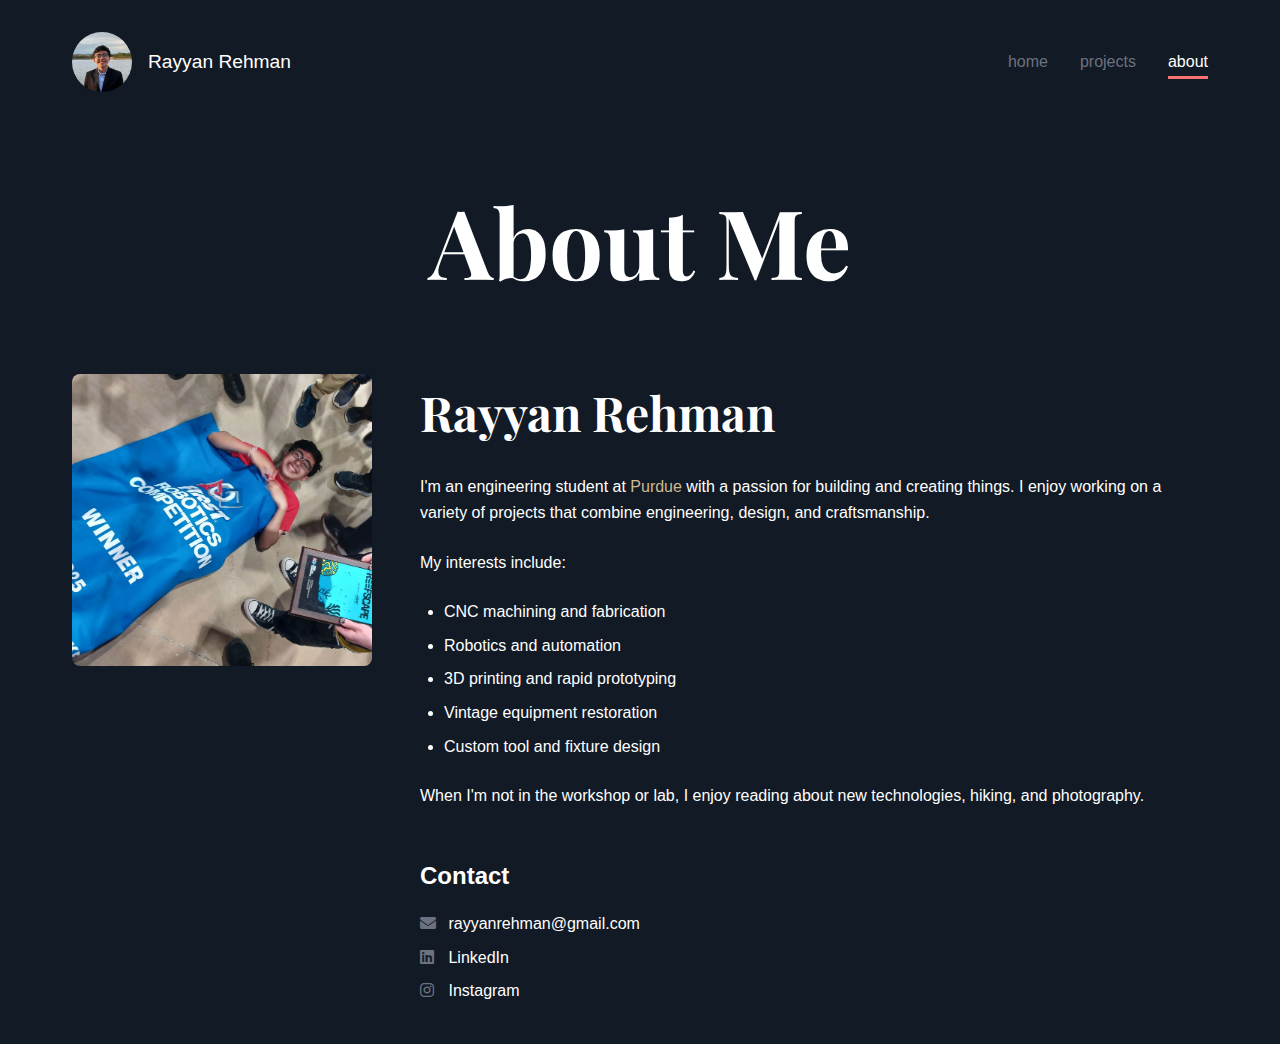
<file: about.html>
<!DOCTYPE html>
<html lang="en">
  <head>
    <meta charset="UTF-8" />
    <meta
      name="viewport"
      content="width=device-width, initial-scale=1.0, maximum-scale=1.0, user-scalable=no"
    />
    <title>Rayyan Rehman</title>
    <link rel="stylesheet" href="css/style.css" />
    <link
      rel="stylesheet"
      href="https://cdnjs.cloudflare.com/ajax/libs/font-awesome/6.4.0/css/all.min.css"
    />
    <link rel="preconnect" href="https://fonts.googleapis.com" />
    <link rel="preconnect" href="https://fonts.gstatic.com" crossorigin />
    <link
      href="https://fonts.googleapis.com/css2?family=Inter:wght@400;500;600&family=Playfair+Display:wght@700&display=swap"
      rel="stylesheet"
    />
  </head>
  <body>
    <header>
      <div class="profile">
        <div class="profile-pic">
          <img src="images/headshot.jpeg" alt="Rayyan Rehman" />
        </div>
        <div class="profile-name">Rayyan Rehman</div>
      </div>
      <nav>
        <ul>
          <li><a href="index.html">home</a></li>
          <li><a href="projects.html">projects</a></li>
          <li class="active"><a href="about.html">about</a></li>
        </ul>
      </nav>
    </header>

    <main>
      <section class="page-header">
        <h1>About Me</h1>
      </section>

      <section class="about-content">
        <div class="about-grid">
          <div class="about-image">
            <img src="images/winner.png" alt="Rayyan Rehman" />
          </div>
          <div class="about-text">
            <h2>Rayyan Rehman</h2>
            <p>
              I'm an engineering student at
              <a
                href="https://engineering.purdue.edu/Engr"
                target="_blank"
                class="highlight-link"
                >Purdue</a
              >
              with a passion for building and creating things. I enjoy working
              on a variety of projects that combine engineering, design, and
              craftsmanship.
            </p>
            <p>My interests include:</p>
            <ul>
              <li>CNC machining and fabrication</li>
              <li>Robotics and automation</li>
              <li>3D printing and rapid prototyping</li>
              <li>Vintage equipment restoration</li>
              <li>Custom tool and fixture design</li>
            </ul>
            <p>
              When I'm not in the workshop or lab, I enjoy reading about new
              technologies, hiking, and photography.
            </p>
            <div class="contact-info">
              <h3>Contact</h3>
              <p>
                <i class="fas fa-envelope"></i>
                <a href="mailto:rayyanrehman@gmail.com"
                  >rayyanrehman@gmail.com</a
                >
              </p>
              <p>
                <i class="fab fa-linkedin"></i>
                <a
                  href="https://www.linkedin.com/in/rayyan-rehman-a19035364/"
                  target="_blank"
                  >LinkedIn</a
                >
              </p>
              <p>
                <i class="fab fa-instagram"></i>
                <a href="https://www.instagram.com/rayyan.rmn/" target="_blank"
                  >Instagram</a
                >
              </p>
            </div>
          </div>
        </div>
      </section>
    </main>

    <script src="js/script.js"></script>
  </body>
</html>
</file>
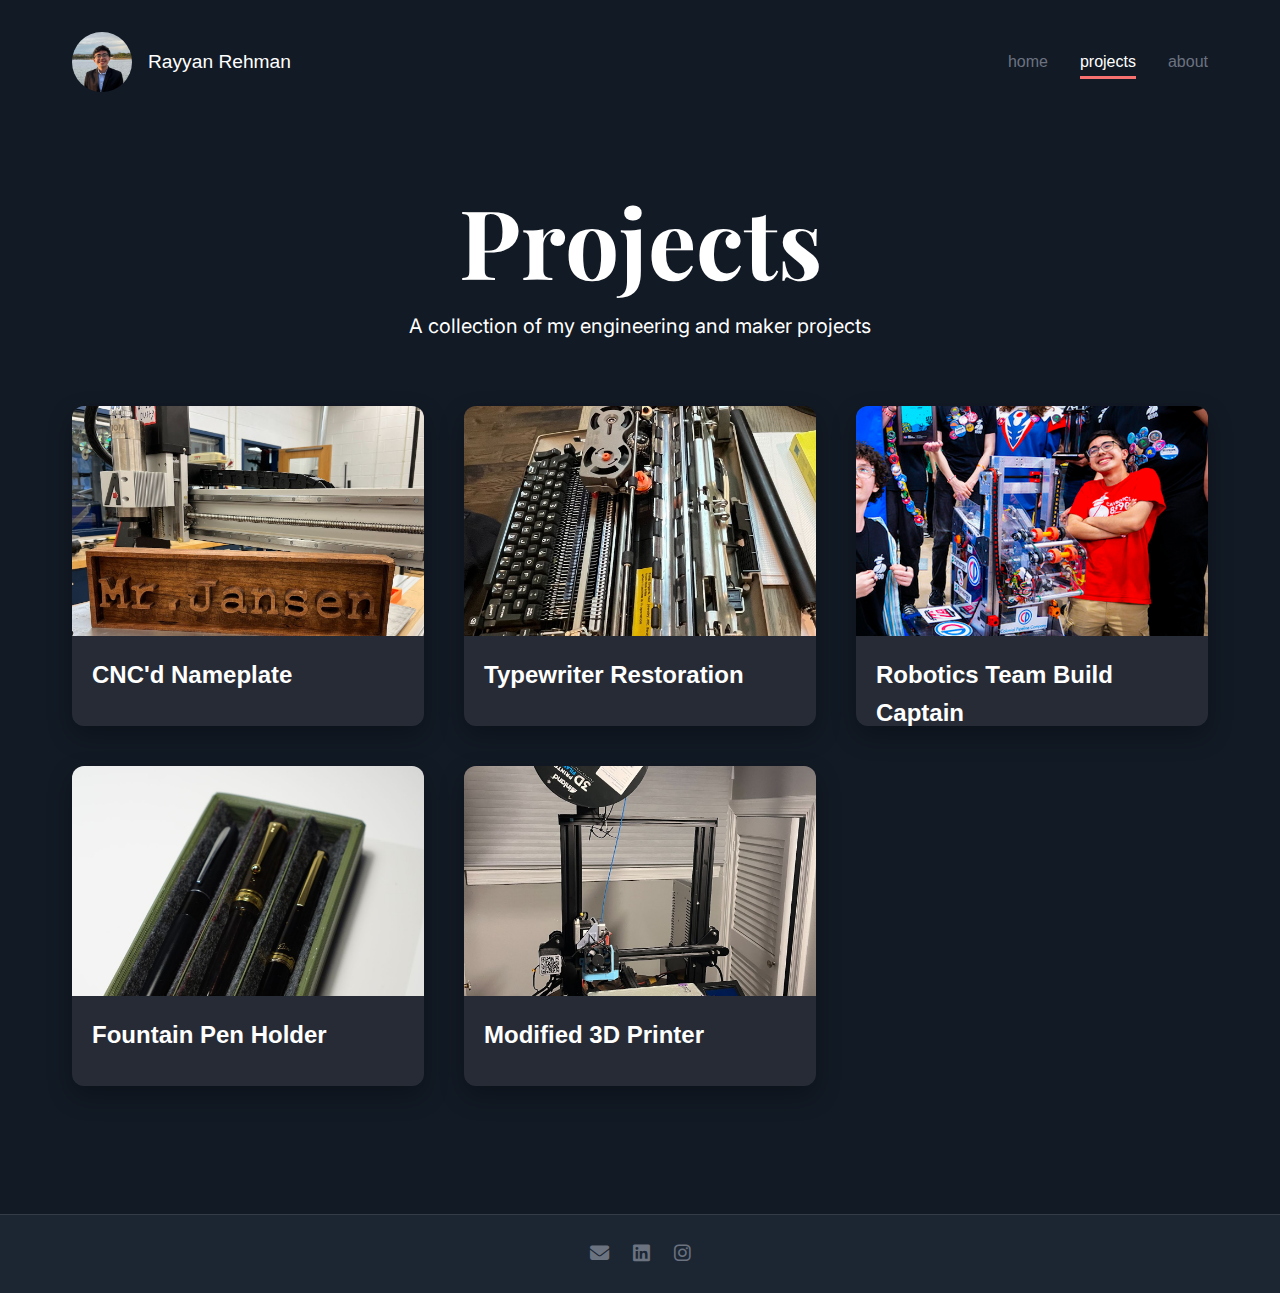
<file: projects.html>
<!DOCTYPE html>
<html lang="en">
  <head>
    <meta charset="UTF-8" />
    <meta
      name="viewport"
      content="width=device-width, initial-scale=1.0, maximum-scale=1.0, user-scalable=no"
    />
    <title>Rayyan Rehman</title>
    <link rel="stylesheet" href="css/style.css" />
    <link
      rel="stylesheet"
      href="https://cdnjs.cloudflare.com/ajax/libs/font-awesome/6.4.0/css/all.min.css"
    />
    <link rel="preconnect" href="https://fonts.googleapis.com" />
    <link rel="preconnect" href="https://fonts.gstatic.com" crossorigin />
    <link
      href="https://fonts.googleapis.com/css2?family=Inter:wght@400;500;600&family=Playfair+Display:wght@700&display=swap"
      rel="stylesheet"
    />
  </head>
  <body>
    <header>
      <div class="profile">
        <div class="profile-pic">
          <img src="images/headshot.jpeg" alt="Rayyan Rehman" />
        </div>
        <div class="profile-name">Rayyan Rehman</div>
      </div>
      <nav>
        <ul>
          <li><a href="index.html">home</a></li>
          <li class="active"><a href="projects.html">projects</a></li>
          <li><a href="about.html">about</a></li>
        </ul>
      </nav>
    </header>

    <main>
      <section class="page-header">
        <h1>Projects</h1>
        <p class="subtitle">
          A collection of my engineering and maker projects
        </p>
      </section>

      <section class="projects-grid">
        <div class="post-grid">
          <!-- Project 1 -->
          <div class="post-card">
            <a href="projects/nameplate.html">
              <div class="post-image">
                <img src="images/nameplate.png" alt="CNC'd Nameplate" />
              </div>
              <h3>CNC'd Nameplate</h3>
            </a>
          </div>

          <!-- Project 2 -->
          <div class="post-card">
            <a href="projects/typewriter.html">
              <div class="post-image">
                <img src="images/typewriter.png" alt="Typewriter Restoration" />
              </div>
              <h3>Typewriter Restoration</h3>
            </a>
          </div>

          <!-- Project 3 -->
          <div class="post-card">
            <a href="projects/robotics.html">
              <div class="post-image">
                <img src="images/robotnme.png" alt="Robotics Team Build" />
              </div>
              <h3>Robotics Team Build Captain</h3>
            </a>
          </div>

          <!-- Project 4 -->
          <div class="post-card">
            <a href="projects/pen-holder.html">
              <div class="post-image">
                <img src="images/pen holder.png" alt="Fountain Pen Holder" />
              </div>
              <h3>Fountain Pen Holder</h3>
            </a>
          </div>

          <!-- Project 5 -->
          <div class="post-card">
            <a href="projects/3d-printer.html">
              <div class="post-image">
                <img src="images/3d printer.png" alt="Modified 3D Printer" />
              </div>
              <h3>Modified 3D Printer</h3>
            </a>
          </div>
        </div>
      </section>
    </main>

    <footer class="minimal-footer">
      <div class="social-links">
        <a href="mailto:rayyanrehman@gmail.com" title="Email"
          ><i class="fas fa-envelope"></i
        ></a>
        <a
          href="https://www.linkedin.com/in/rayyan-rehman-a19035364/"
          target="_blank"
          title="LinkedIn"
          ><i class="fab fa-linkedin"></i
        ></a>
        <a
          href="https://www.instagram.com/rayyan.rmn/"
          target="_blank"
          title="Instagram"
          ><i class="fab fa-instagram"></i
        ></a>
      </div>
    </footer>

    <script src="js/script.js"></script>
  </body>
</html>
</file>
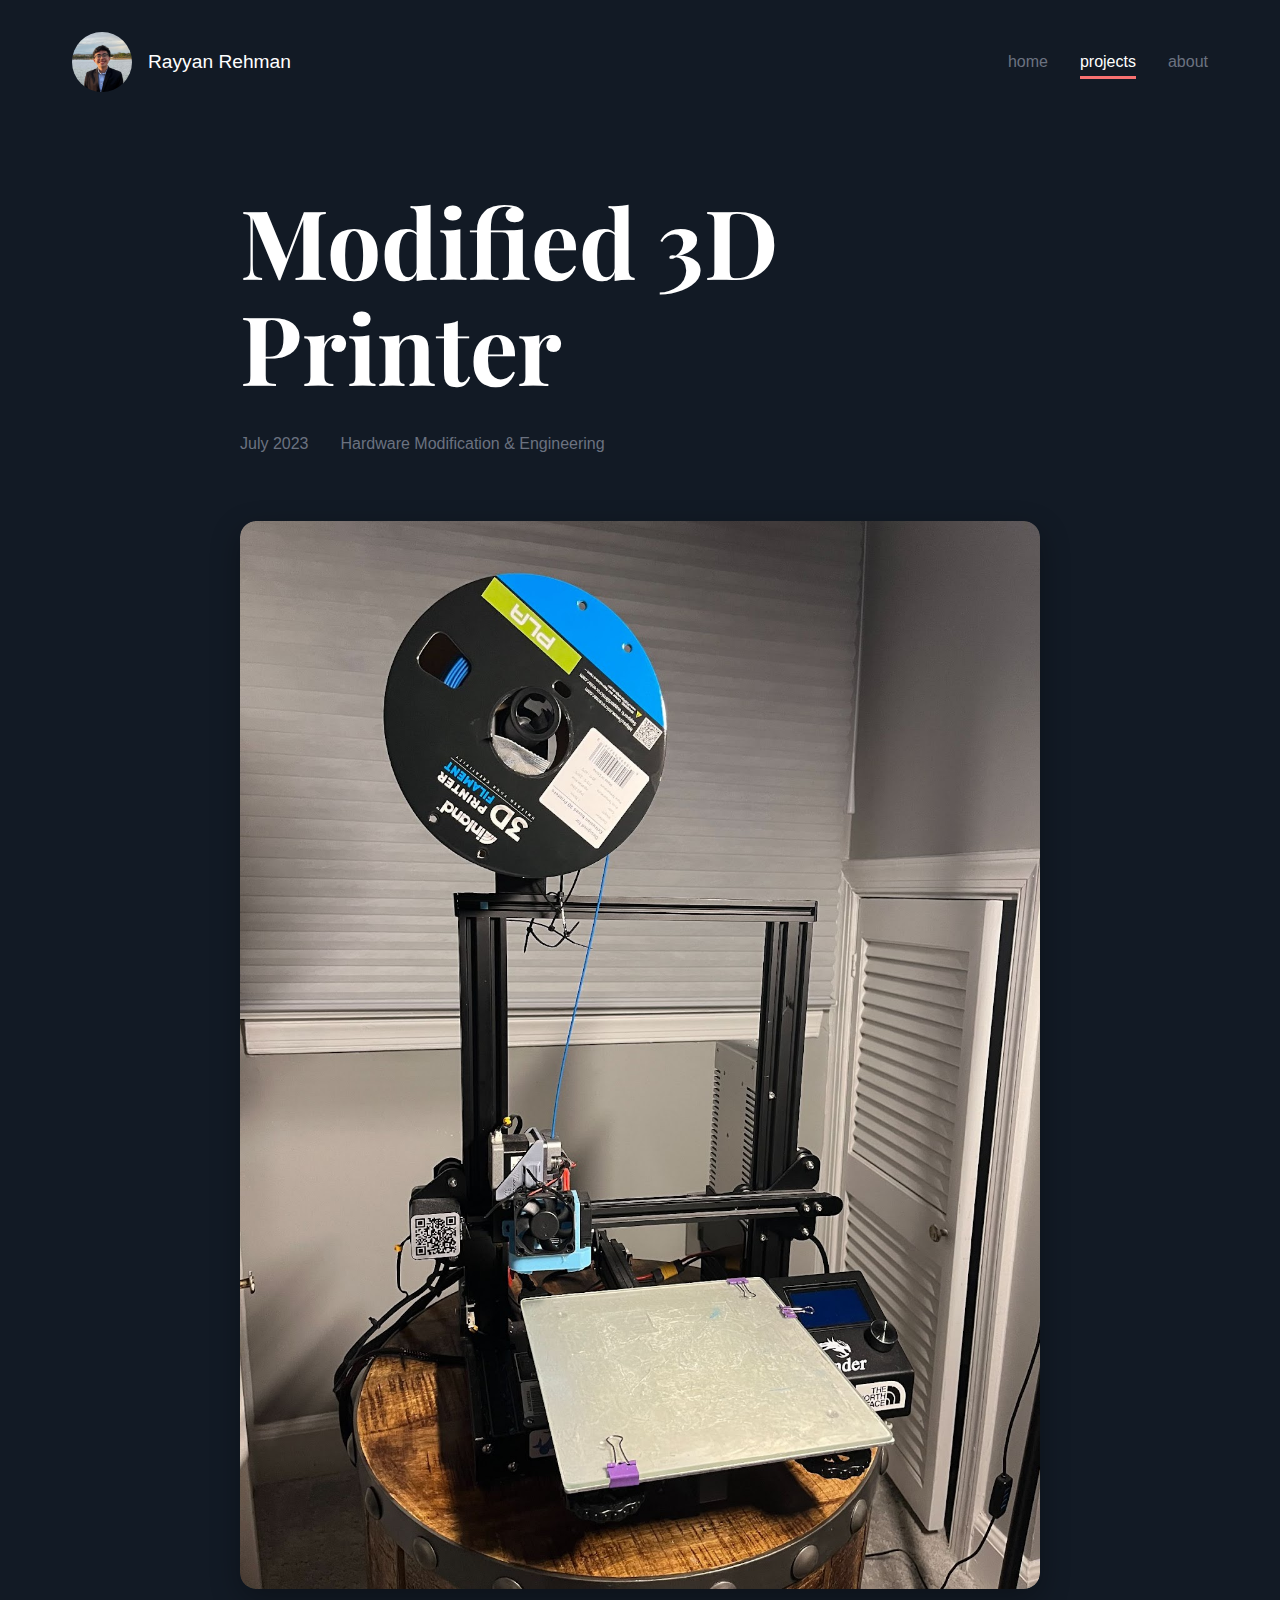
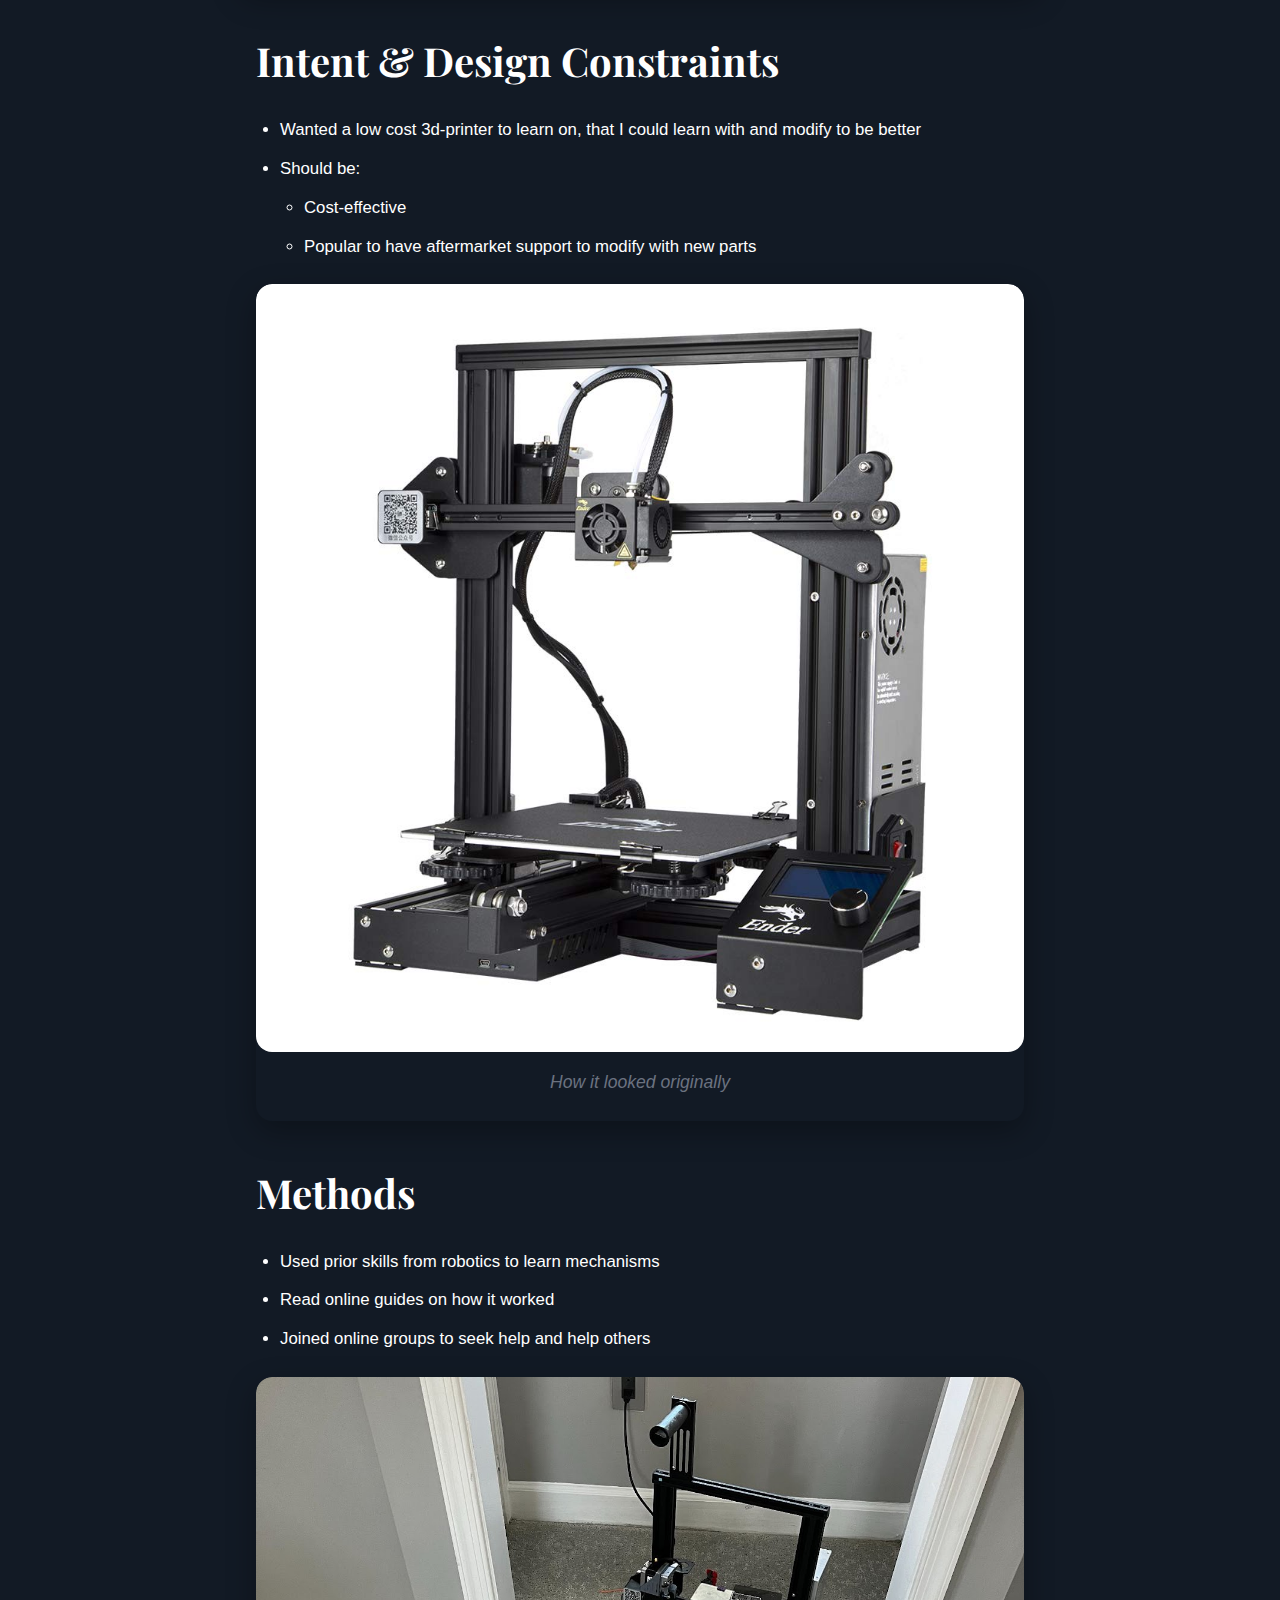
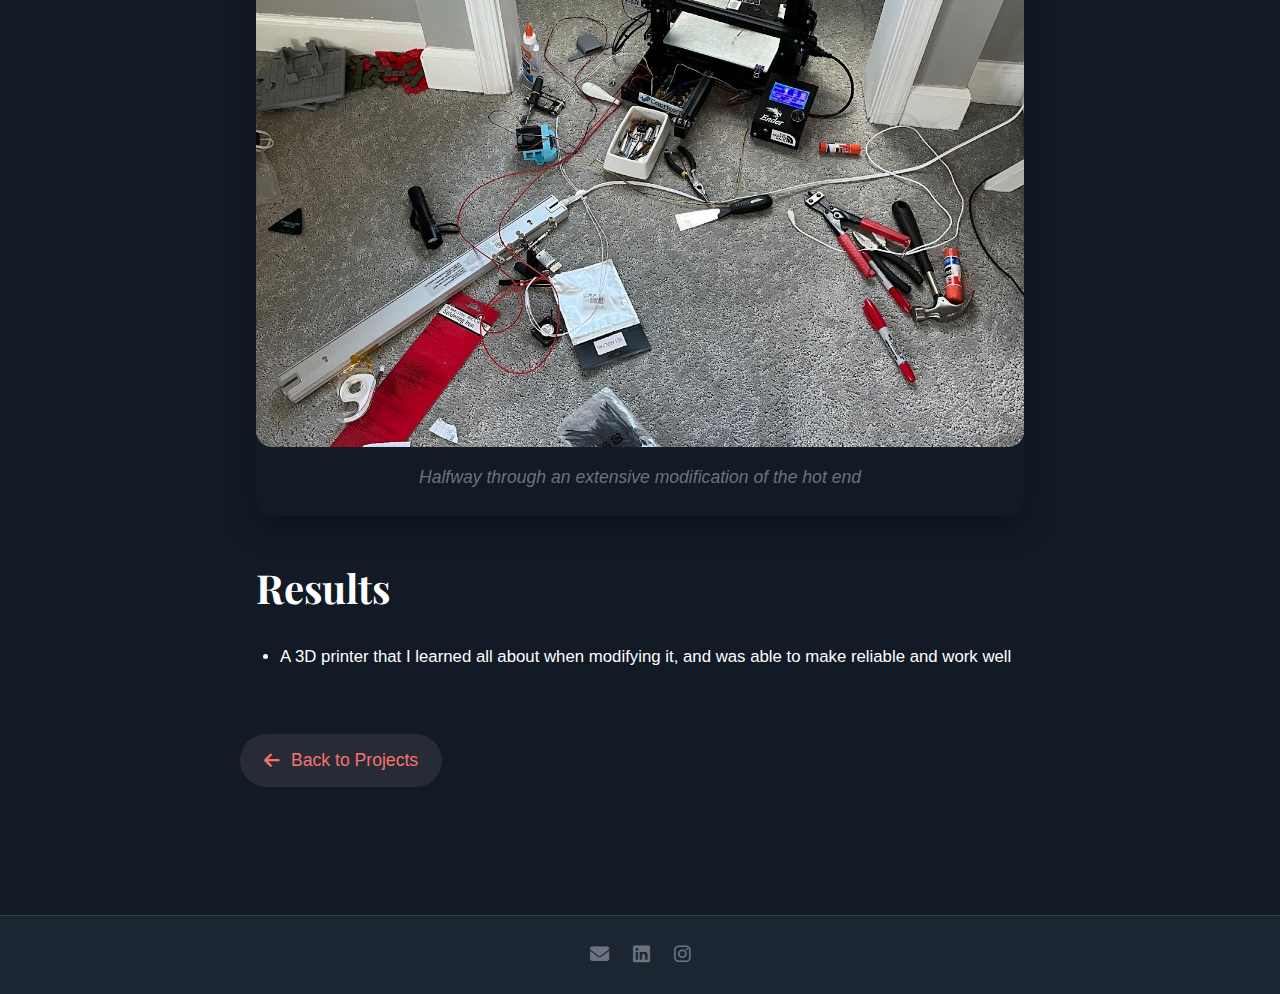
<file: projects/3d-printer.html>
<!DOCTYPE html>
<html lang="en">
  <head>
    <meta charset="UTF-8" />
    <meta
      name="viewport"
      content="width=device-width, initial-scale=1.0, maximum-scale=1.0, user-scalable=no"
    />
    <title>Rayyan Rehman</title>
    <link rel="stylesheet" href="../css/style.css" />
    <link
      rel="stylesheet"
      href="https://cdnjs.cloudflare.com/ajax/libs/font-awesome/6.4.0/css/all.min.css"
    />
    <link rel="preconnect" href="https://fonts.googleapis.com" />
    <link rel="preconnect" href="https://fonts.gstatic.com" crossorigin />
    <link
      href="https://fonts.googleapis.com/css2?family=Inter:wght@400;500;600&family=Playfair+Display:wght@700&display=swap"
      rel="stylesheet"
    />
  </head>
  <body>
    <header>
      <div class="profile">
        <div class="profile-pic">
          <img src="../images/headshot.jpeg" alt="Rayyan Rehman" />
        </div>
        <div class="profile-name">Rayyan Rehman</div>
      </div>
      <nav>
        <ul>
          <li><a href="../index.html">home</a></li>
          <li class="active"><a href="../projects.html">projects</a></li>
          <li><a href="../about.html">about</a></li>
        </ul>
      </nav>
    </header>

    <main>
      <section class="project-header">
        <h1>Modified 3D Printer</h1>
        <div class="project-meta">
          <span class="date">July 2023</span>
          <span class="category">Hardware Modification & Engineering</span>
        </div>
      </section>

      <section class="project-showcase">
        <div class="project-image">
          <img src="../images/final3d.png" alt="Modified 3D Printer" />
        </div>

        <div class="project-details">
          <h2>Intent & Design Constraints</h2>
          <ul>
            <li>
              Wanted a low cost 3d-printer to learn on, that I could learn with
              and modify to be better
            </li>
            <li>Should be:</li>
            <ul>
              <li>Cost-effective</li>
              <li>
                Popular to have aftermarket support to modify with new parts
              </li>
            </ul>
          </ul>

          <div class="project-image">
            <img src="../images/original3d.png" alt="Original 3D Printer" />
            <p class="image-caption">How it looked originally</p>
          </div>

          <h2>Methods</h2>
          <ul>
            <li>Used prior skills from robotics to learn mechanisms</li>
            <li>Read online guides on how it worked</li>
            <li>Joined online groups to seek help and help others</li>
          </ul>

          <div class="project-image">
            <img src="../images/half3d.png" alt="Printer During Modification" />
            <p class="image-caption">
              Halfway through an extensive modification of the hot end
            </p>
          </div>

          <h2>Results</h2>
          <ul>
            <li>
              A 3D printer that I learned all about when modifying it, and was
              able to make reliable and work well
            </li>
          </ul>
        </div>
      </section>

      <section class="project-navigation">
        <a href="../projects.html" class="back-to-projects"
          ><i class="fas fa-arrow-left"></i> Back to Projects</a
        >
      </section>
    </main>

    <footer class="minimal-footer">
      <div class="social-links">
        <a href="mailto:rayyanrehman@gmail.com" title="Email"
          ><i class="fas fa-envelope"></i
        ></a>
        <a
          href="https://www.linkedin.com/in/rayyan-rehman-a19035364/"
          target="_blank"
          title="LinkedIn"
          ><i class="fab fa-linkedin"></i
        ></a>
        <a
          href="https://www.instagram.com/rayyan.rmn/"
          target="_blank"
          title="Instagram"
          ><i class="fab fa-instagram"></i
        ></a>
      </div>
    </footer>

    <script src="../js/script.js"></script>
  </body>
</html>
</file>
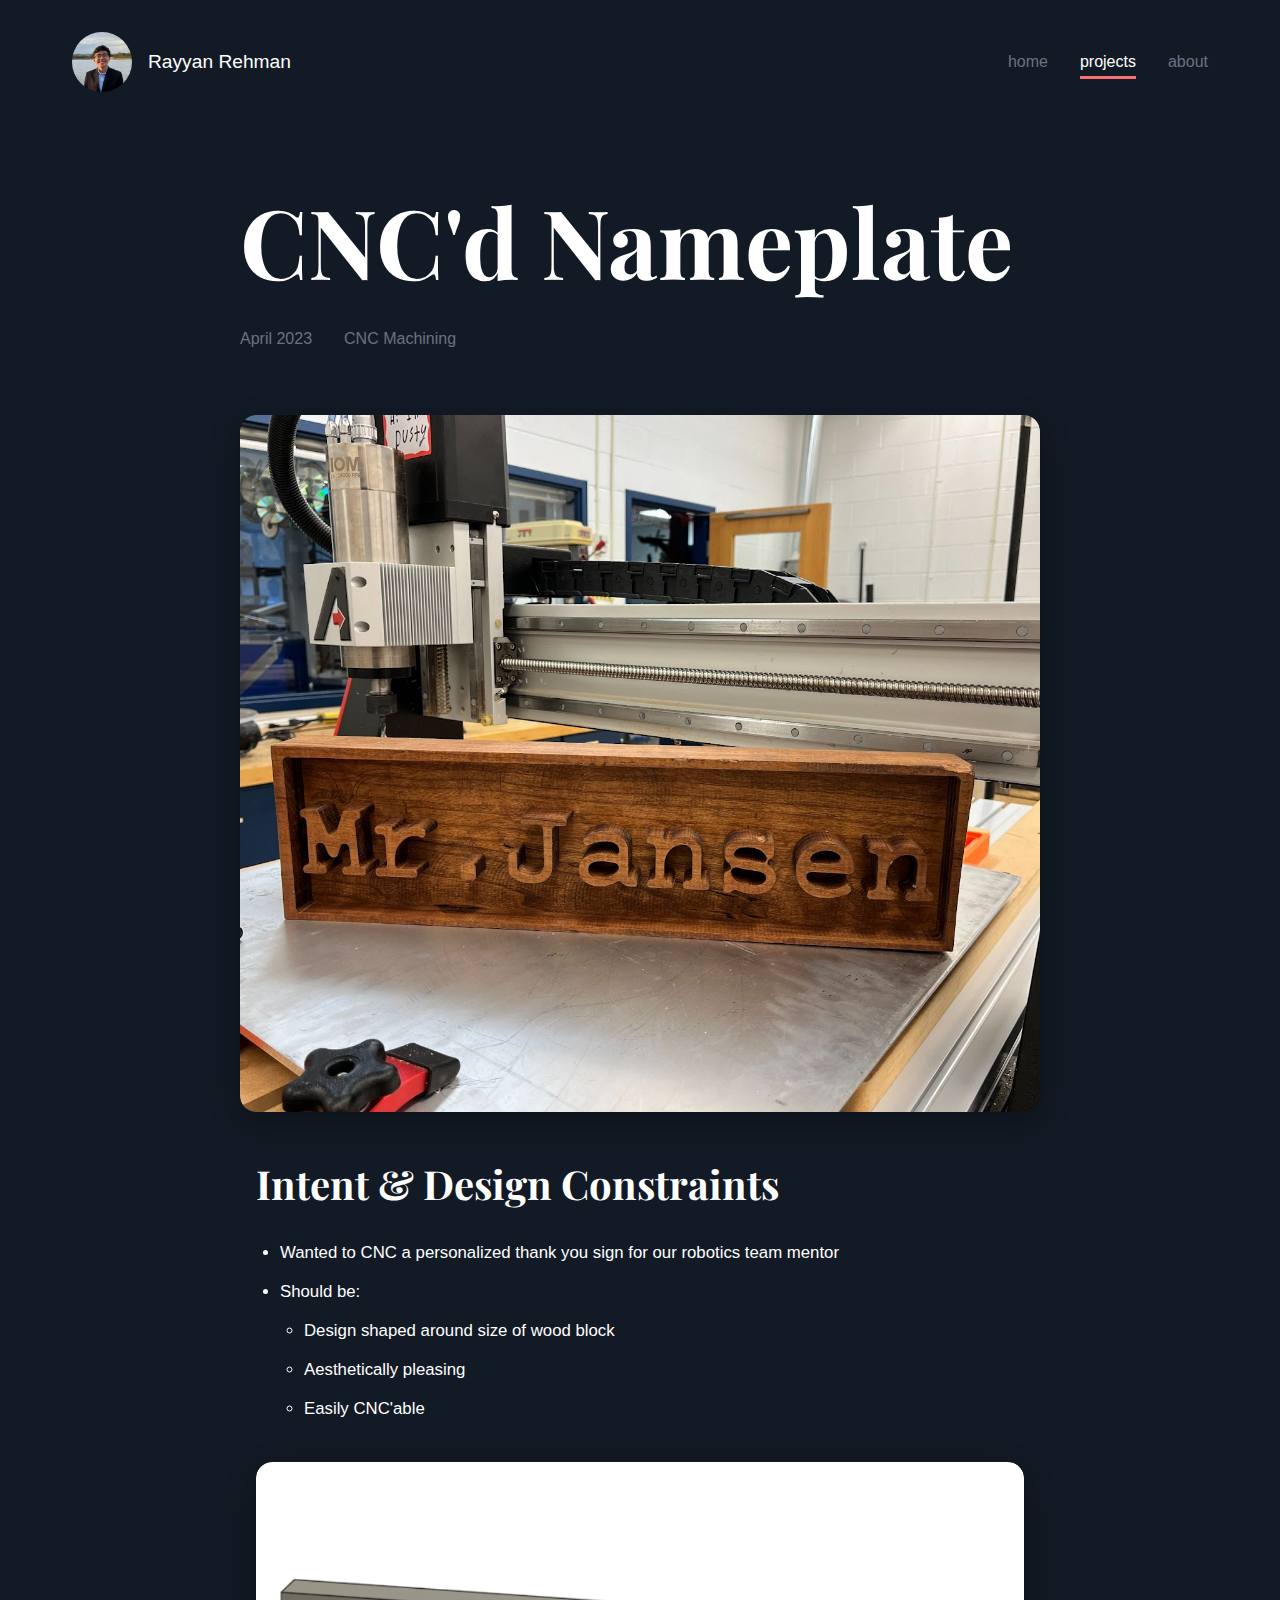
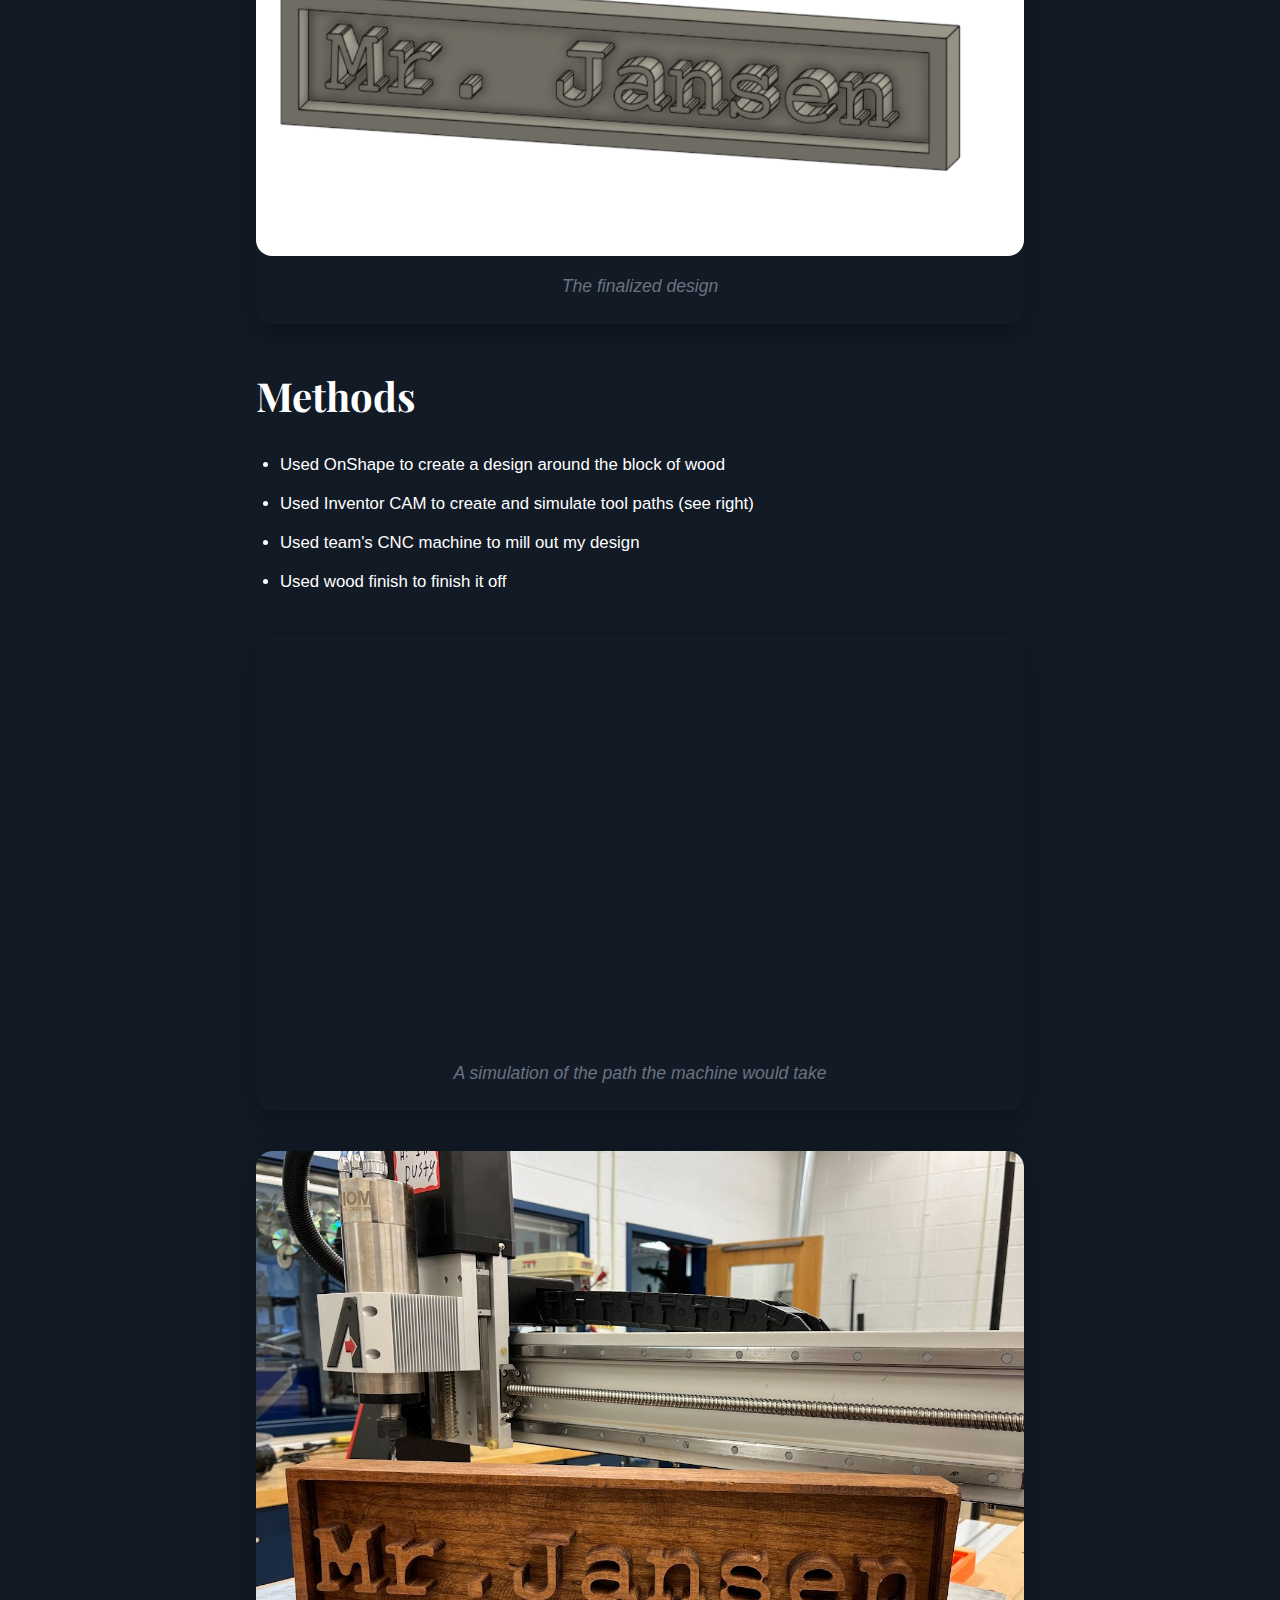
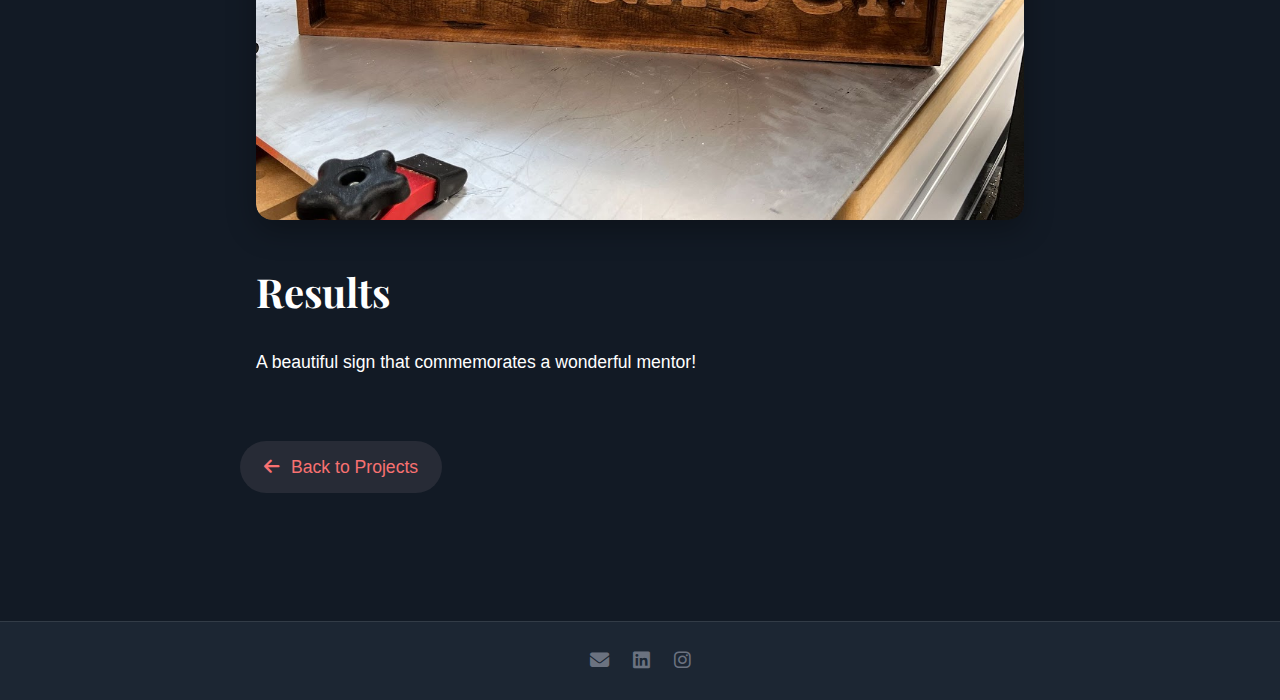
<file: projects/nameplate.html>
<!DOCTYPE html>
<html lang="en">
  <head>
    <meta charset="UTF-8" />
    <meta
      name="viewport"
      content="width=device-width, initial-scale=1.0, maximum-scale=1.0, user-scalable=no"
    />
    <title>Rayyan Rehman</title>
    <link rel="stylesheet" href="../css/style.css" />
    <link
      rel="stylesheet"
      href="https://cdnjs.cloudflare.com/ajax/libs/font-awesome/6.4.0/css/all.min.css"
    />
    <link rel="preconnect" href="https://fonts.googleapis.com" />
    <link rel="preconnect" href="https://fonts.gstatic.com" crossorigin />
    <link
      href="https://fonts.googleapis.com/css2?family=Inter:wght@400;500;600&family=Playfair+Display:wght@700&display=swap"
      rel="stylesheet"
    />
  </head>
  <body>
    <header>
      <div class="profile">
        <div class="profile-pic">
          <img src="../images/headshot.jpeg" alt="Rayyan Rehman" />
        </div>
        <div class="profile-name">Rayyan Rehman</div>
      </div>
      <nav>
        <ul>
          <li><a href="../index.html">home</a></li>
          <li class="active"><a href="../projects.html">projects</a></li>
          <li><a href="../about.html">about</a></li>
        </ul>
      </nav>
    </header>

    <main>
      <section class="project-header">
        <h1>CNC'd Nameplate</h1>
        <div class="project-meta">
          <span class="date">April 2023</span>
          <span class="category">CNC Machining</span>
        </div>
      </section>

      <section class="project-showcase">
        <div class="project-image">
          <img src="../images/nameplate.png" alt="CNC'd Nameplate" />
        </div>

        <div class="project-details">
          <h2>Intent & Design Constraints</h2>
          <ul>
            <li>
              Wanted to CNC a personalized thank you sign for our robotics team
              mentor
            </li>
            <li>Should be:</li>
            <ul>
              <li>Design shaped around size of wood block</li>
              <li>Aesthetically pleasing</li>
              <li>Easily CNC'able</li>
            </ul>
          </ul>

          <div class="design-image">
            <img src="../images/nameplate2.png" alt="Nameplate Design" />
            <p class="image-caption">The finalized design</p>
          </div>

          <h2>Methods</h2>
          <ul>
            <li>Used OnShape to create a design around the block of wood</li>
            <li>
              Used Inventor CAM to create and simulate tool paths (see right)
            </li>
            <li>Used team's CNC machine to mill out my design</li>
            <li>Used wood finish to finish it off</li>
          </ul>

          <div class="video-container">
            <iframe
              width="100%"
              height="400"
              src="https://www.youtube.com/embed/P9P09QetYls"
              title="CNC Toolpath"
              frameborder="0"
              allow="accelerometer; autoplay; clipboard-write; encrypted-media; gyroscope; picture-in-picture"
              allowfullscreen
            ></iframe>
            <p class="video-caption">
              A simulation of the path the machine would take
            </p>
          </div>

          <div class="final-image">
            <img src="../images/nameplate.png" alt="Final Nameplate" />
          </div>

          <h2>Results</h2>
          <p>A beautiful sign that commemorates a wonderful mentor!</p>
        </div>
      </section>

      <section class="project-navigation">
        <a href="../projects.html" class="back-to-projects"
          ><i class="fas fa-arrow-left"></i> Back to Projects</a
        >
      </section>
    </main>

    <footer class="minimal-footer">
      <div class="social-links">
        <a href="mailto:rayyanrehman@gmail.com" title="Email"
          ><i class="fas fa-envelope"></i
        ></a>
        <a
          href="https://www.linkedin.com/in/rayyan-rehman-a19035364/"
          target="_blank"
          title="LinkedIn"
          ><i class="fab fa-linkedin"></i
        ></a>
        <a
          href="https://www.instagram.com/rayyan.rmn/"
          target="_blank"
          title="Instagram"
          ><i class="fab fa-instagram"></i
        ></a>
      </div>
    </footer>

    <script src="../js/script.js"></script>
  </body>
</html>
</file>
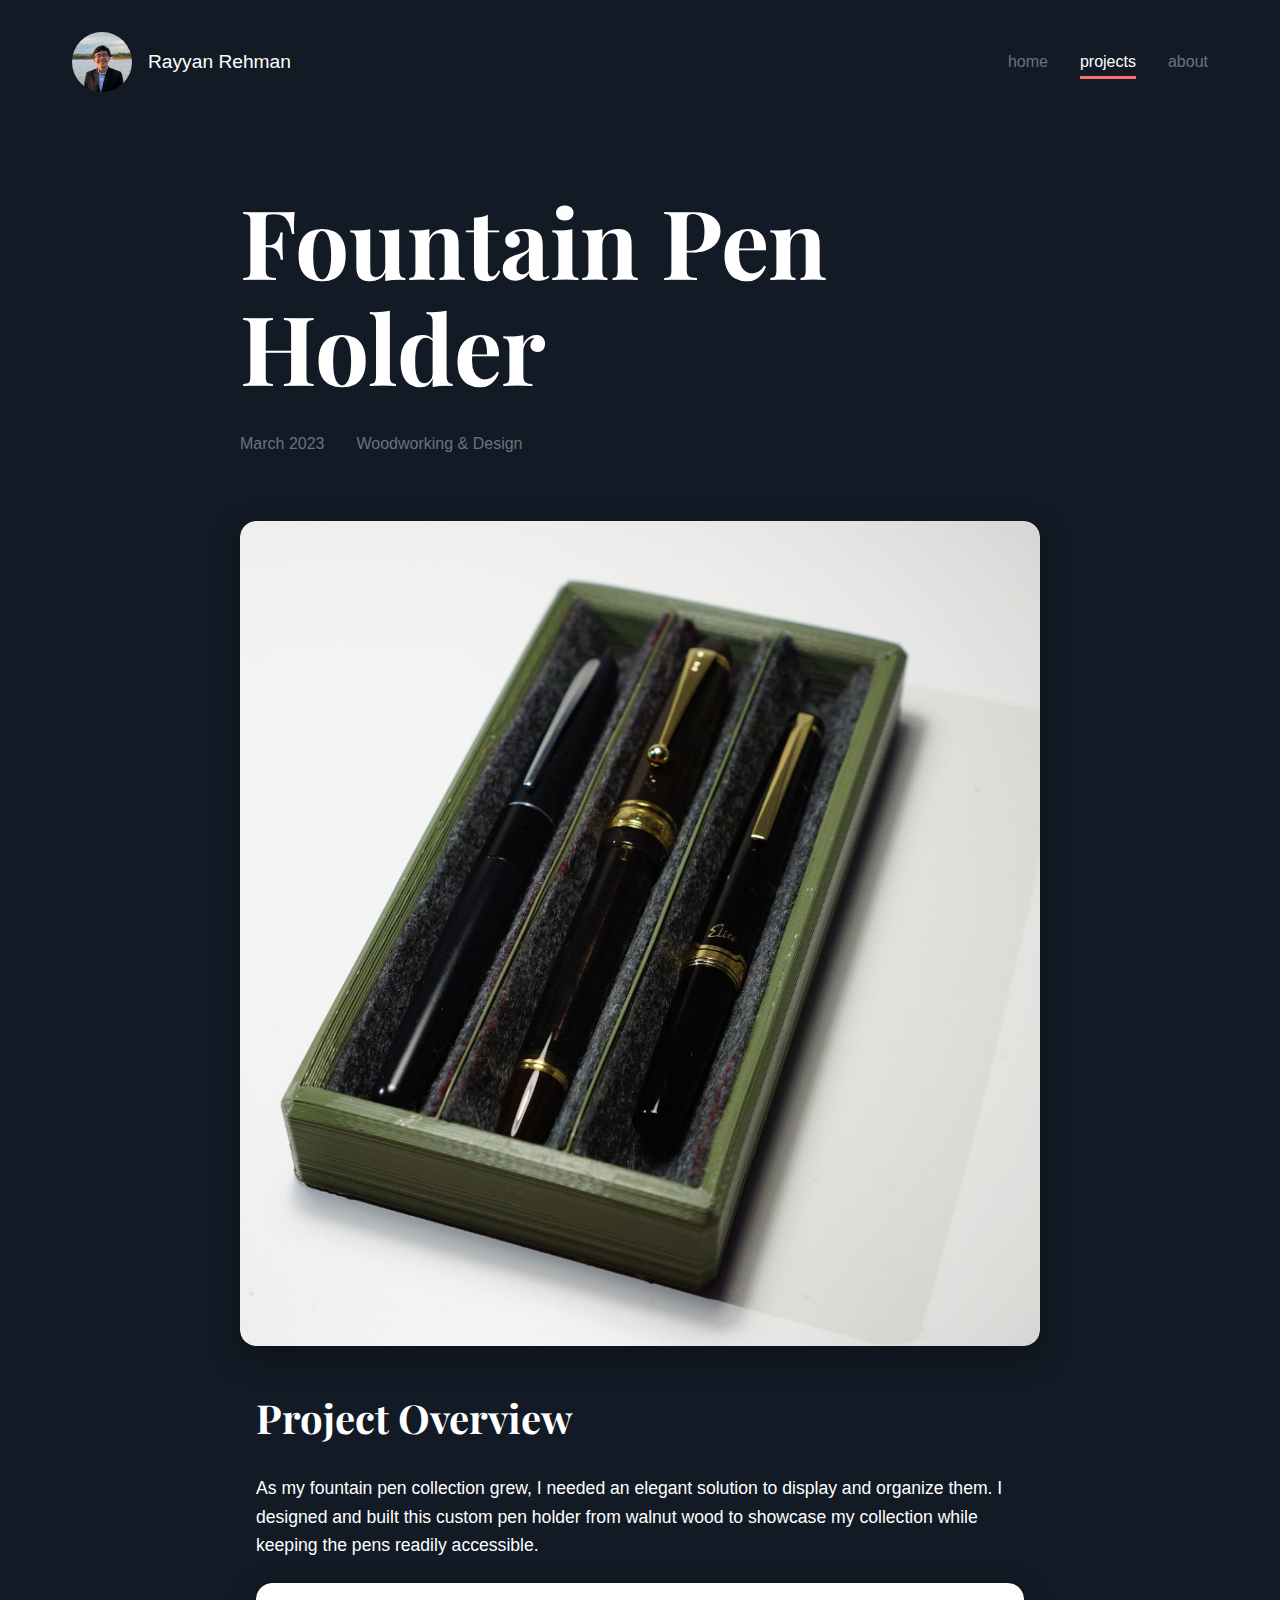
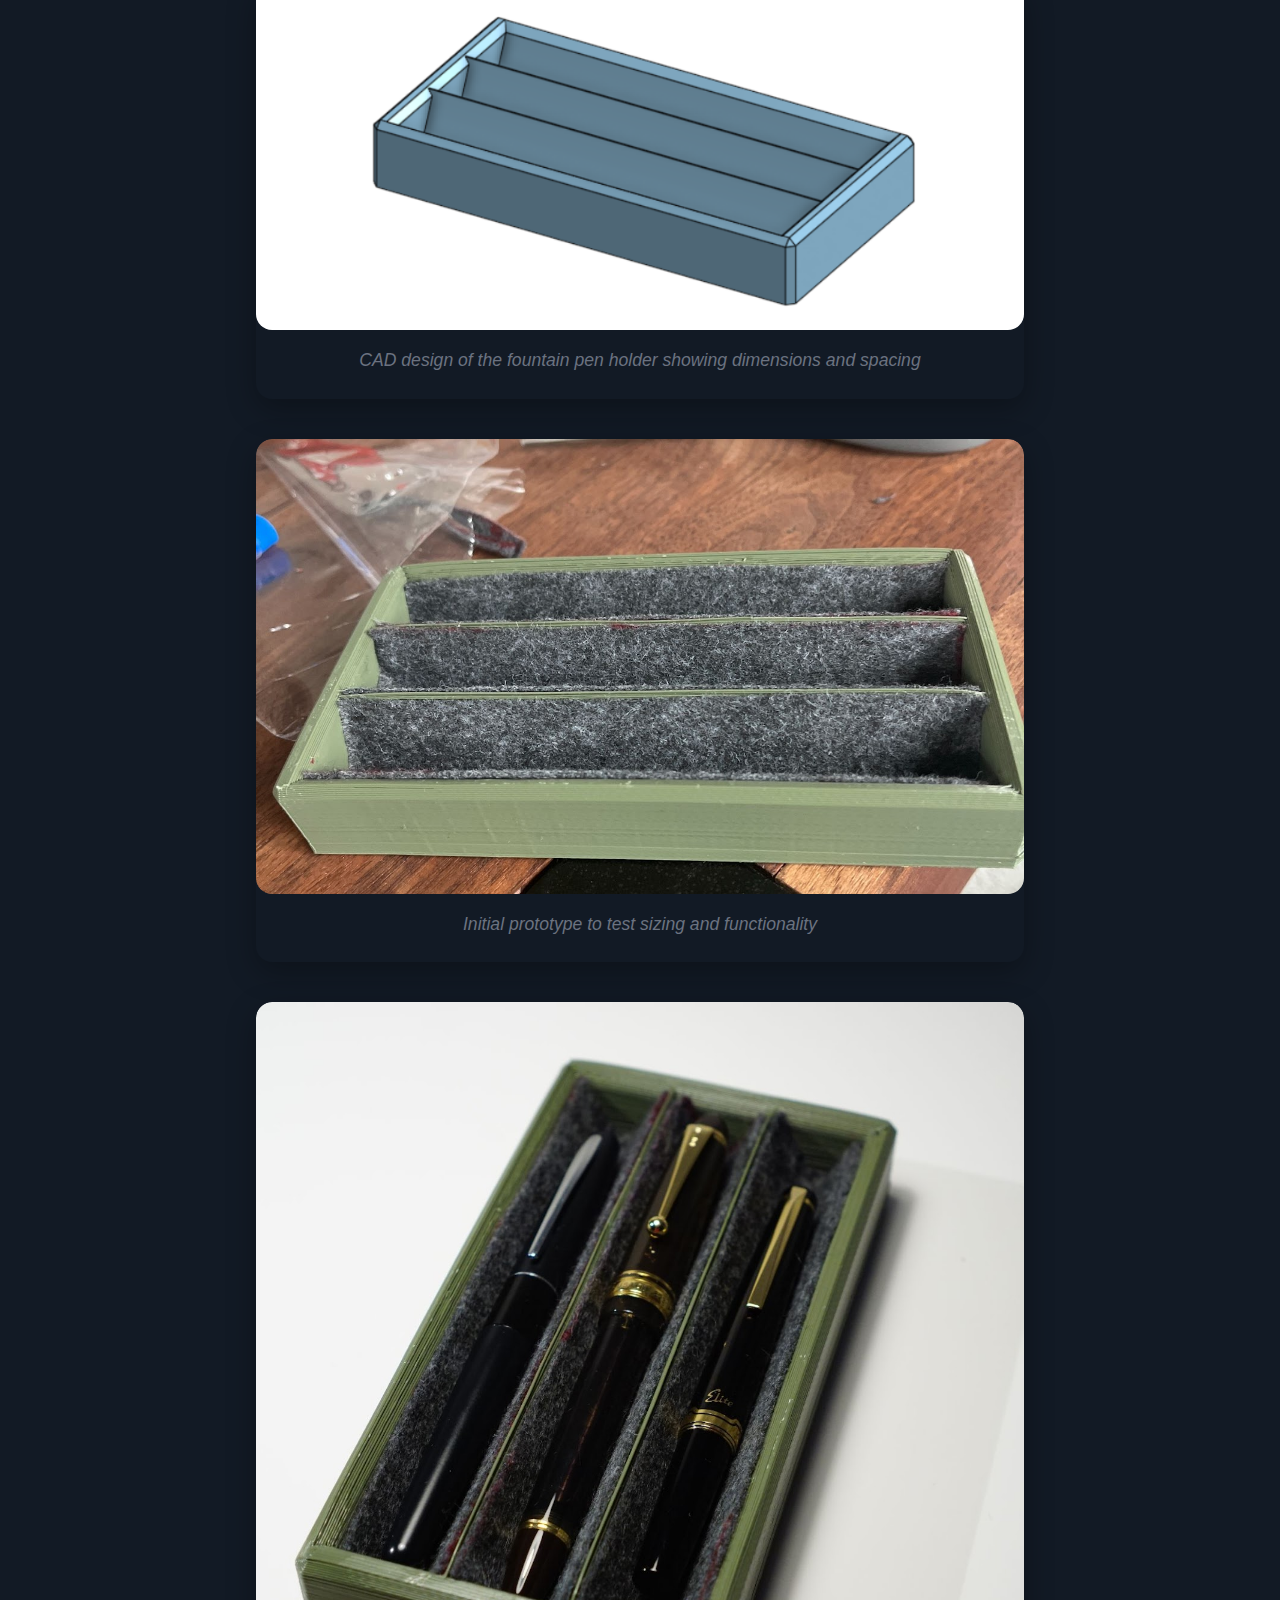
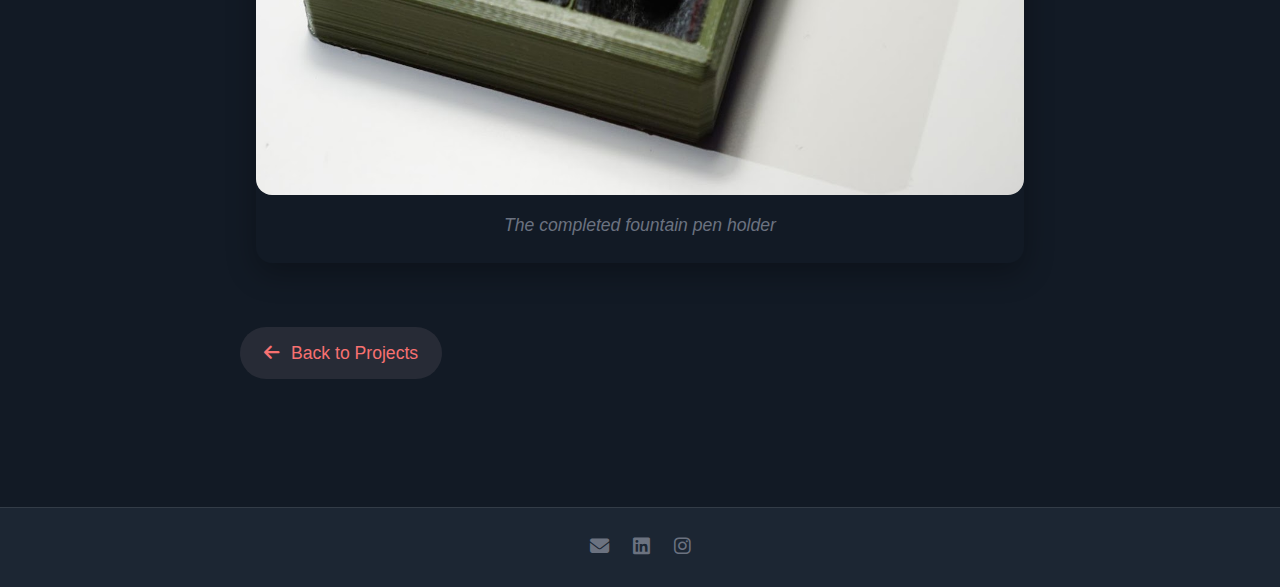
<file: projects/pen-holder.html>
<!DOCTYPE html>
<html lang="en">
  <head>
    <meta charset="UTF-8" />
    <meta
      name="viewport"
      content="width=device-width, initial-scale=1.0, maximum-scale=1.0, user-scalable=no"
    />
    <title>Rayyan Rehman</title>
    <link rel="icon" href="../images/headshot.jpeg" type="image/jpeg" />
    <link rel="apple-touch-icon" href="../images/headshot.jpeg" />
    <link rel="stylesheet" href="../css/style.css" />
    <link
      rel="stylesheet"
      href="https://cdnjs.cloudflare.com/ajax/libs/font-awesome/6.4.0/css/all.min.css"
    />
    <link rel="preconnect" href="https://fonts.googleapis.com" />
    <link rel="preconnect" href="https://fonts.gstatic.com" crossorigin />
    <link
      href="https://fonts.googleapis.com/css2?family=Inter:wght@400;500;600&family=Playfair+Display:wght@700&display=swap"
      rel="stylesheet"
    />
  </head>
  <body>
    <header>
      <div class="profile">
        <div class="profile-pic">
          <img src="../images/headshot.jpeg" alt="Rayyan Rehman" />
        </div>
        <div class="profile-name">Rayyan Rehman</div>
      </div>
      <nav>
        <ul>
          <li><a href="../index.html">home</a></li>
          <li class="active"><a href="../projects.html">projects</a></li>
          <li><a href="../about.html">about</a></li>
        </ul>
      </nav>
    </header>

    <main>
      <section class="project-header">
        <h1>Fountain Pen Holder</h1>
        <div class="project-meta">
          <span class="date">March 2023</span>
          <span class="category">Woodworking & Design</span>
        </div>
      </section>

      <section class="project-showcase">
        <div class="project-image">
          <img src="../images/pen holder.png" alt="Fountain Pen Holder" />
        </div>

        <div class="project-details">
          <h2>Project Overview</h2>
          <p>
            As my fountain pen collection grew, I needed an elegant solution to
            display and organize them. I designed and built this custom pen
            holder from walnut wood to showcase my collection while keeping the
            pens readily accessible.
          </p>

          <div class="project-image">
            <img src="../images/pencad.png" alt="CAD Model of Pen Holder" />
            <p class="image-caption">
              CAD design of the fountain pen holder showing dimensions and
              spacing
            </p>
          </div>

          <div class="project-image">
            <img
              src="../images/penprototype.png"
              alt="Prototype of Pen Holder"
            />
            <p class="image-caption">
              Initial prototype to test sizing and functionality
            </p>
          </div>

          <div class="final-image">
            <img src="../images/pen holder.png" alt="Completed Pen Holder" />
            <p class="image-caption">The completed fountain pen holder</p>
          </div>
        </div>
      </section>

      <section class="project-navigation">
        <a href="../projects.html" class="back-to-projects"
          ><i class="fas fa-arrow-left"></i> Back to Projects</a
        >
      </section>
    </main>

    <footer class="minimal-footer">
      <div class="social-links">
        <a href="mailto:rayyanrehman@gmail.com" title="Email"
          ><i class="fas fa-envelope"></i
        ></a>
        <a
          href="https://www.linkedin.com/in/rayyan-rehman-a19035364/"
          target="_blank"
          title="LinkedIn"
          ><i class="fab fa-linkedin"></i
        ></a>
        <a
          href="https://www.instagram.com/rayyan.rmn/"
          target="_blank"
          title="Instagram"
          ><i class="fab fa-instagram"></i
        ></a>
      </div>
    </footer>

    <script src="../js/script.js"></script>
  </body>
</html>
</file>
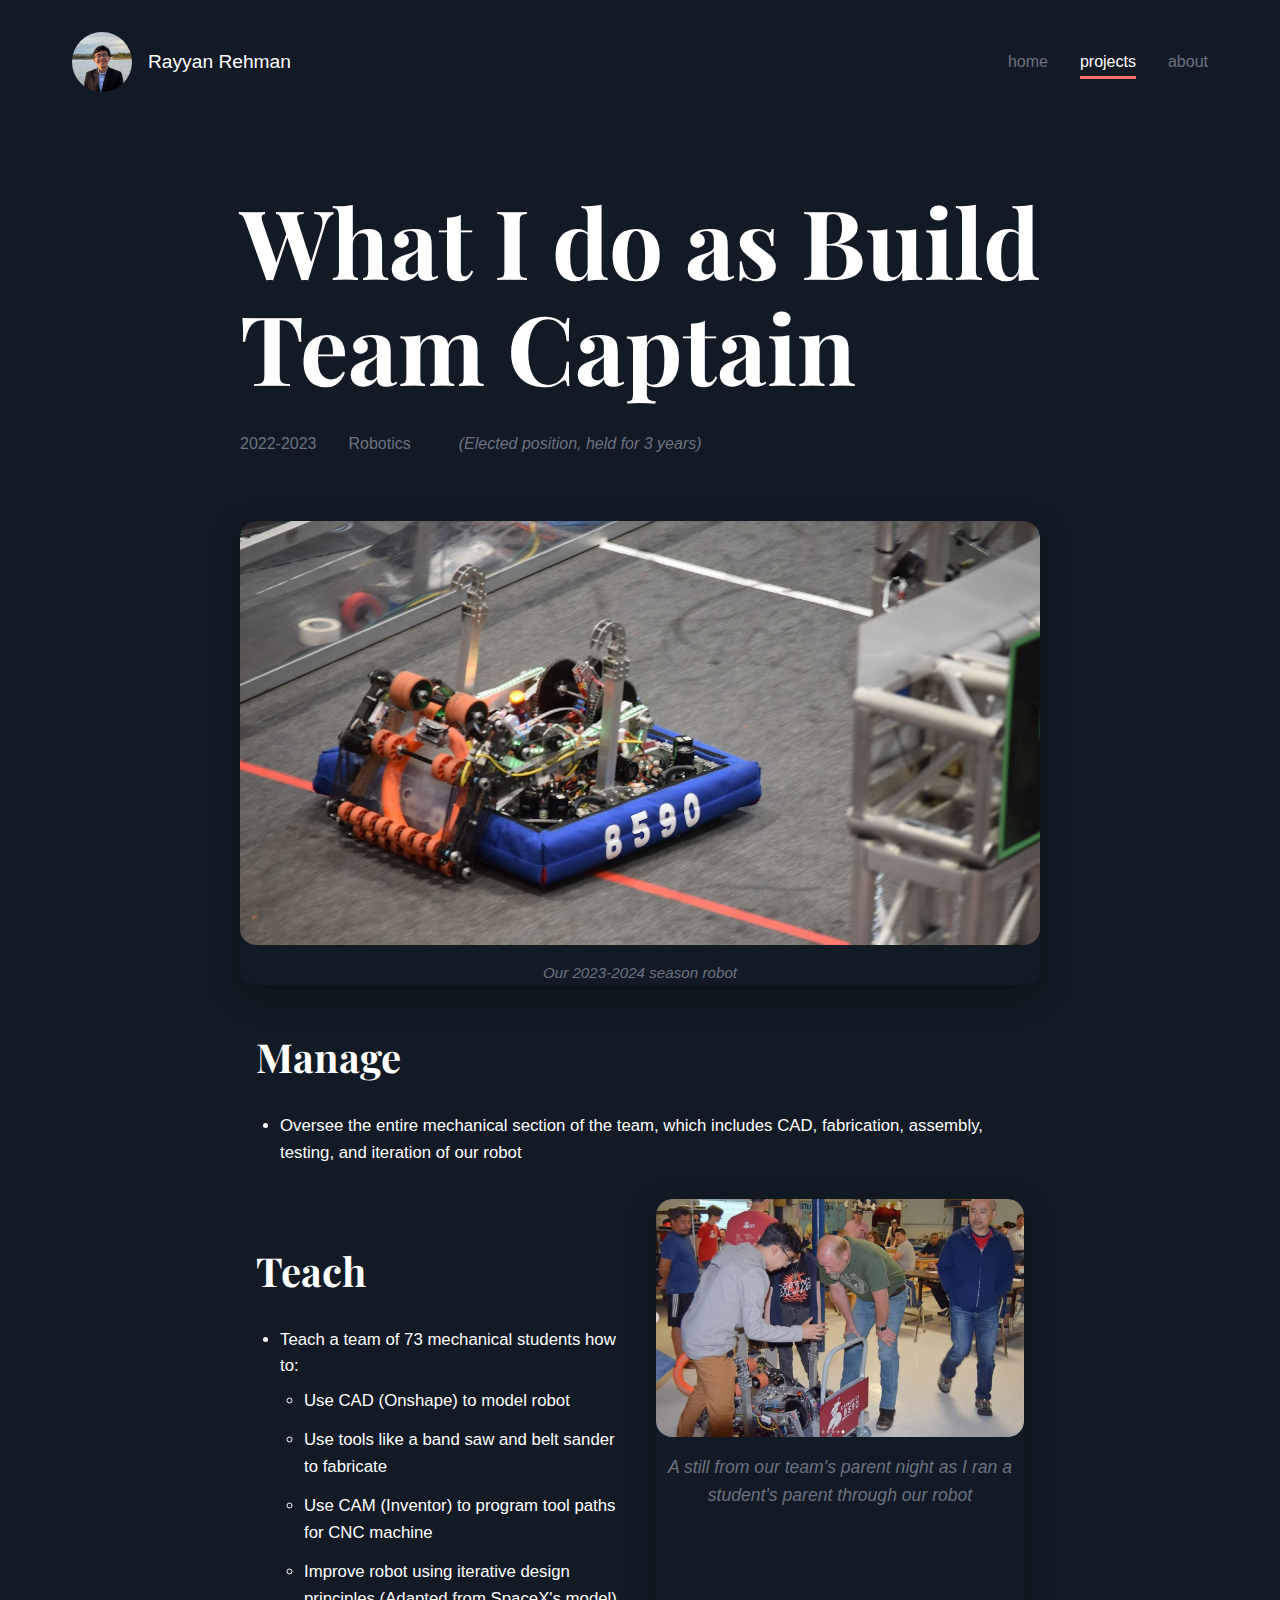
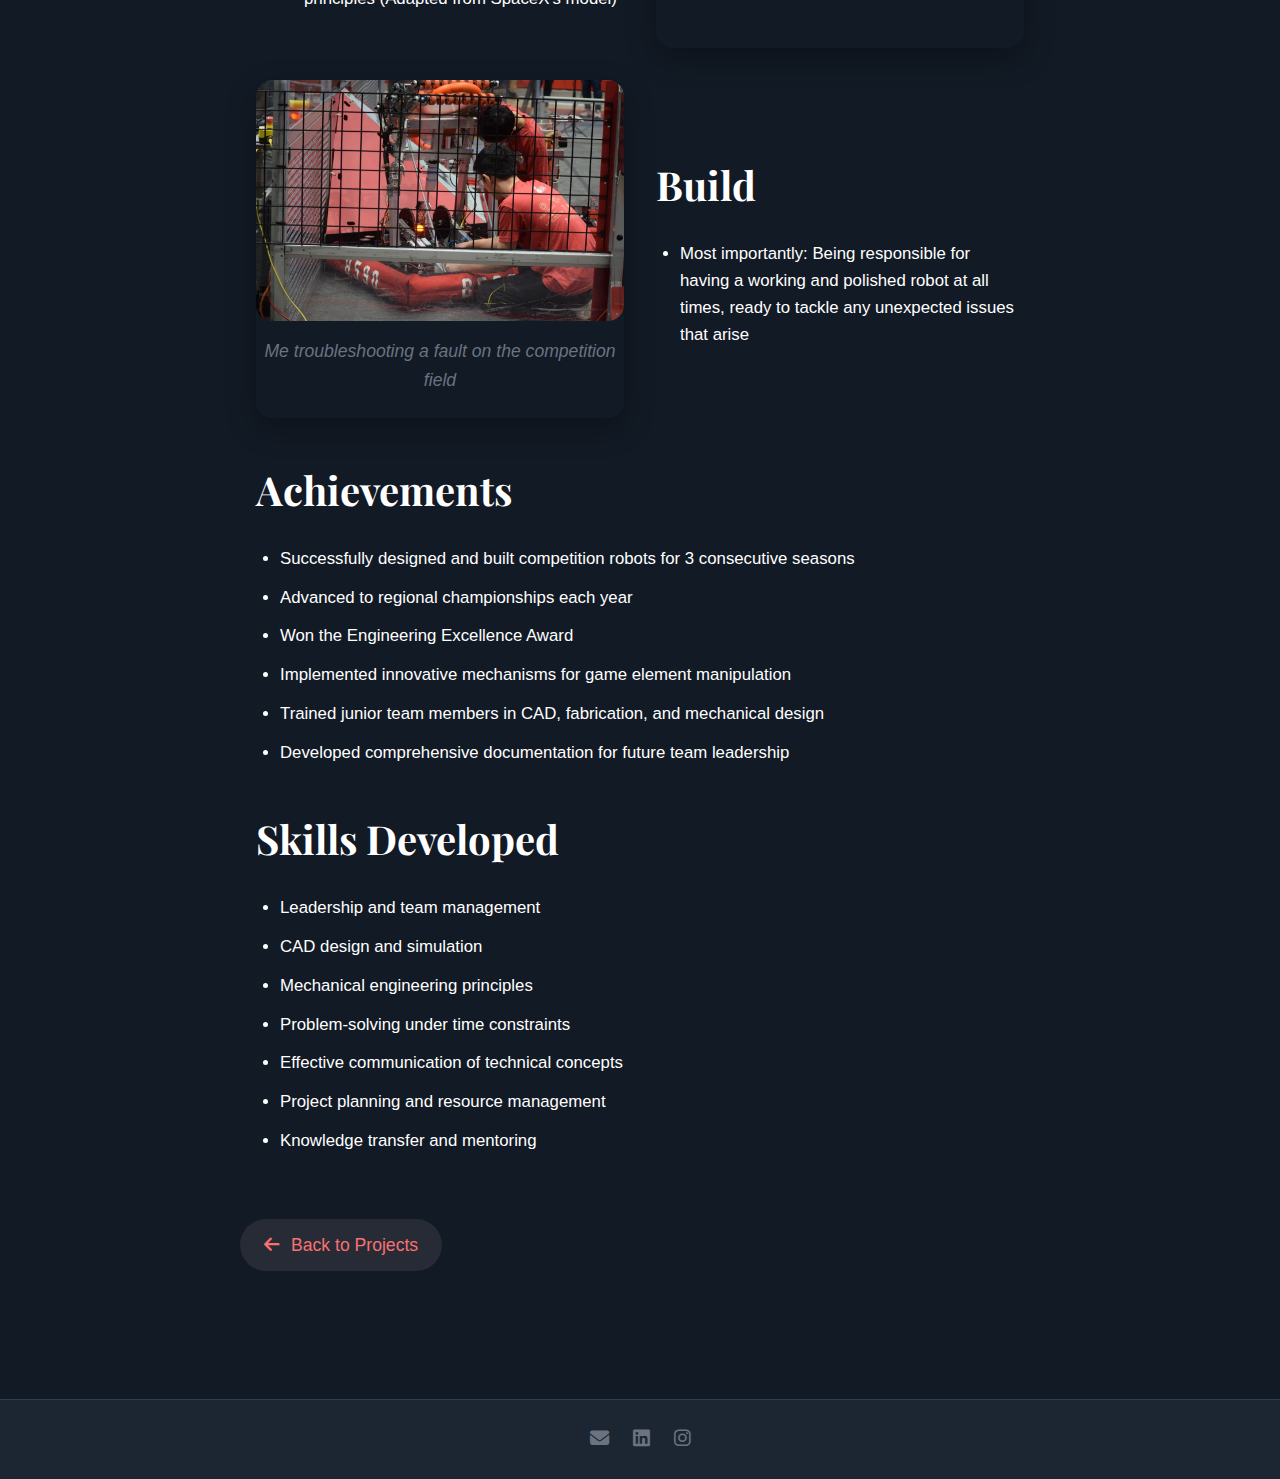
<file: projects/robotics.html>
<!DOCTYPE html>
<html lang="en">
  <head>
    <meta charset="UTF-8" />
    <meta
      name="viewport"
      content="width=device-width, initial-scale=1.0, maximum-scale=1.0, user-scalable=no"
    />
    <title>Rayyan Rehman</title>
    <link rel="icon" href="../images/headshot.jpeg" type="image/jpeg" />
    <link rel="apple-touch-icon" href="../images/headshot.jpeg" />
    <link rel="stylesheet" href="../css/style.css" />
    <link
      rel="stylesheet"
      href="https://cdnjs.cloudflare.com/ajax/libs/font-awesome/6.4.0/css/all.min.css"
    />
    <link rel="preconnect" href="https://fonts.googleapis.com" />
    <link rel="preconnect" href="https://fonts.gstatic.com" crossorigin />
    <link
      href="https://fonts.googleapis.com/css2?family=Inter:wght@400;500;600&family=Playfair+Display:wght@700&display=swap"
      rel="stylesheet"
    />
  </head>
  <body>
    <header>
      <div class="profile">
        <div class="profile-pic">
          <img src="../images/headshot.jpeg" alt="Rayyan Rehman" />
        </div>
        <div class="profile-name">Rayyan Rehman</div>
      </div>
      <nav>
        <ul>
          <li><a href="../index.html">home</a></li>
          <li class="active"><a href="../projects.html">projects</a></li>
          <li><a href="../about.html">about</a></li>
        </ul>
      </nav>
    </header>

    <main>
      <section class="project-header">
        <h1>What I do as Build Team Captain</h1>
        <div class="project-meta">
          <span class="date">2022-2023</span>
          <span class="category">Robotics</span>
          <span class="position">(Elected position, held for 3 years)</span>
        </div>
      </section>

      <section class="project-showcase">
        <div class="project-image">
          <img src="../images/2324robot.png" alt="2023-2024 Season Robot" />
          <p class="image-caption">Our 2023-2024 season robot</p>
        </div>

        <div class="project-details">
          <h2>Manage</h2>
          <ul>
            <li>
              Oversee the entire mechanical section of the team, which includes
              CAD, fabrication, assembly, testing, and iteration of our robot
            </li>
          </ul>

          <div class="content-grid">
            <div class="content-text">
              <h2>Teach</h2>
              <ul>
                <li>
                  Teach a team of 73 mechanical students how to:
                  <ul>
                    <li>Use CAD (Onshape) to model robot</li>
                    <li>
                      Use tools like a band saw and belt sander to fabricate
                    </li>
                    <li>
                      Use CAM (Inventor) to program tool paths for CNC machine
                    </li>
                    <li>
                      Improve robot using iterative design principles (Adapted
                      from SpaceX's model)
                    </li>
                  </ul>
                </li>
              </ul>
            </div>
            <div class="content-image">
              <img src="../images/robotteach.png" alt="Teaching New Members" />
              <p class="image-caption">
                A still from our team's parent night as I ran a student's parent
                through our robot
              </p>
            </div>
          </div>

          <div class="content-grid reverse">
            <div class="content-text">
              <h2>Build</h2>
              <ul>
                <li>
                  Most importantly: Being responsible for having a working and
                  polished robot at all times, ready to tackle any unexpected
                  issues that arise
                </li>
              </ul>
            </div>
            <div class="content-image">
              <img src="../images/robotbuild.png" alt="Robot Build Process" />
              <p class="image-caption">
                Me troubleshooting a fault on the competition field
              </p>
            </div>
          </div>

          <h2>Achievements</h2>
          <ul>
            <li>
              Successfully designed and built competition robots for 3
              consecutive seasons
            </li>
            <li>Advanced to regional championships each year</li>
            <li>Won the Engineering Excellence Award</li>
            <li>
              Implemented innovative mechanisms for game element manipulation
            </li>
            <li>
              Trained junior team members in CAD, fabrication, and mechanical
              design
            </li>
            <li>
              Developed comprehensive documentation for future team leadership
            </li>
          </ul>

          <h2>Skills Developed</h2>
          <ul>
            <li>Leadership and team management</li>
            <li>CAD design and simulation</li>
            <li>Mechanical engineering principles</li>
            <li>Problem-solving under time constraints</li>
            <li>Effective communication of technical concepts</li>
            <li>Project planning and resource management</li>
            <li>Knowledge transfer and mentoring</li>
          </ul>
        </div>
      </section>

      <section class="project-navigation">
        <a href="../projects.html" class="back-to-projects"
          ><i class="fas fa-arrow-left"></i> Back to Projects</a
        >
      </section>
    </main>

    <footer class="minimal-footer">
      <div class="social-links">
        <a href="mailto:rayyanrehman@gmail.com" title="Email"
          ><i class="fas fa-envelope"></i
        ></a>
        <a
          href="https://www.linkedin.com/in/rayyan-rehman-a19035364/"
          target="_blank"
          title="LinkedIn"
          ><i class="fab fa-linkedin"></i
        ></a>
        <a
          href="https://www.instagram.com/rayyan.rmn/"
          target="_blank"
          title="Instagram"
          ><i class="fab fa-instagram"></i
        ></a>
      </div>
    </footer>

    <script src="../js/script.js"></script>
  </body>
</html>
</file>
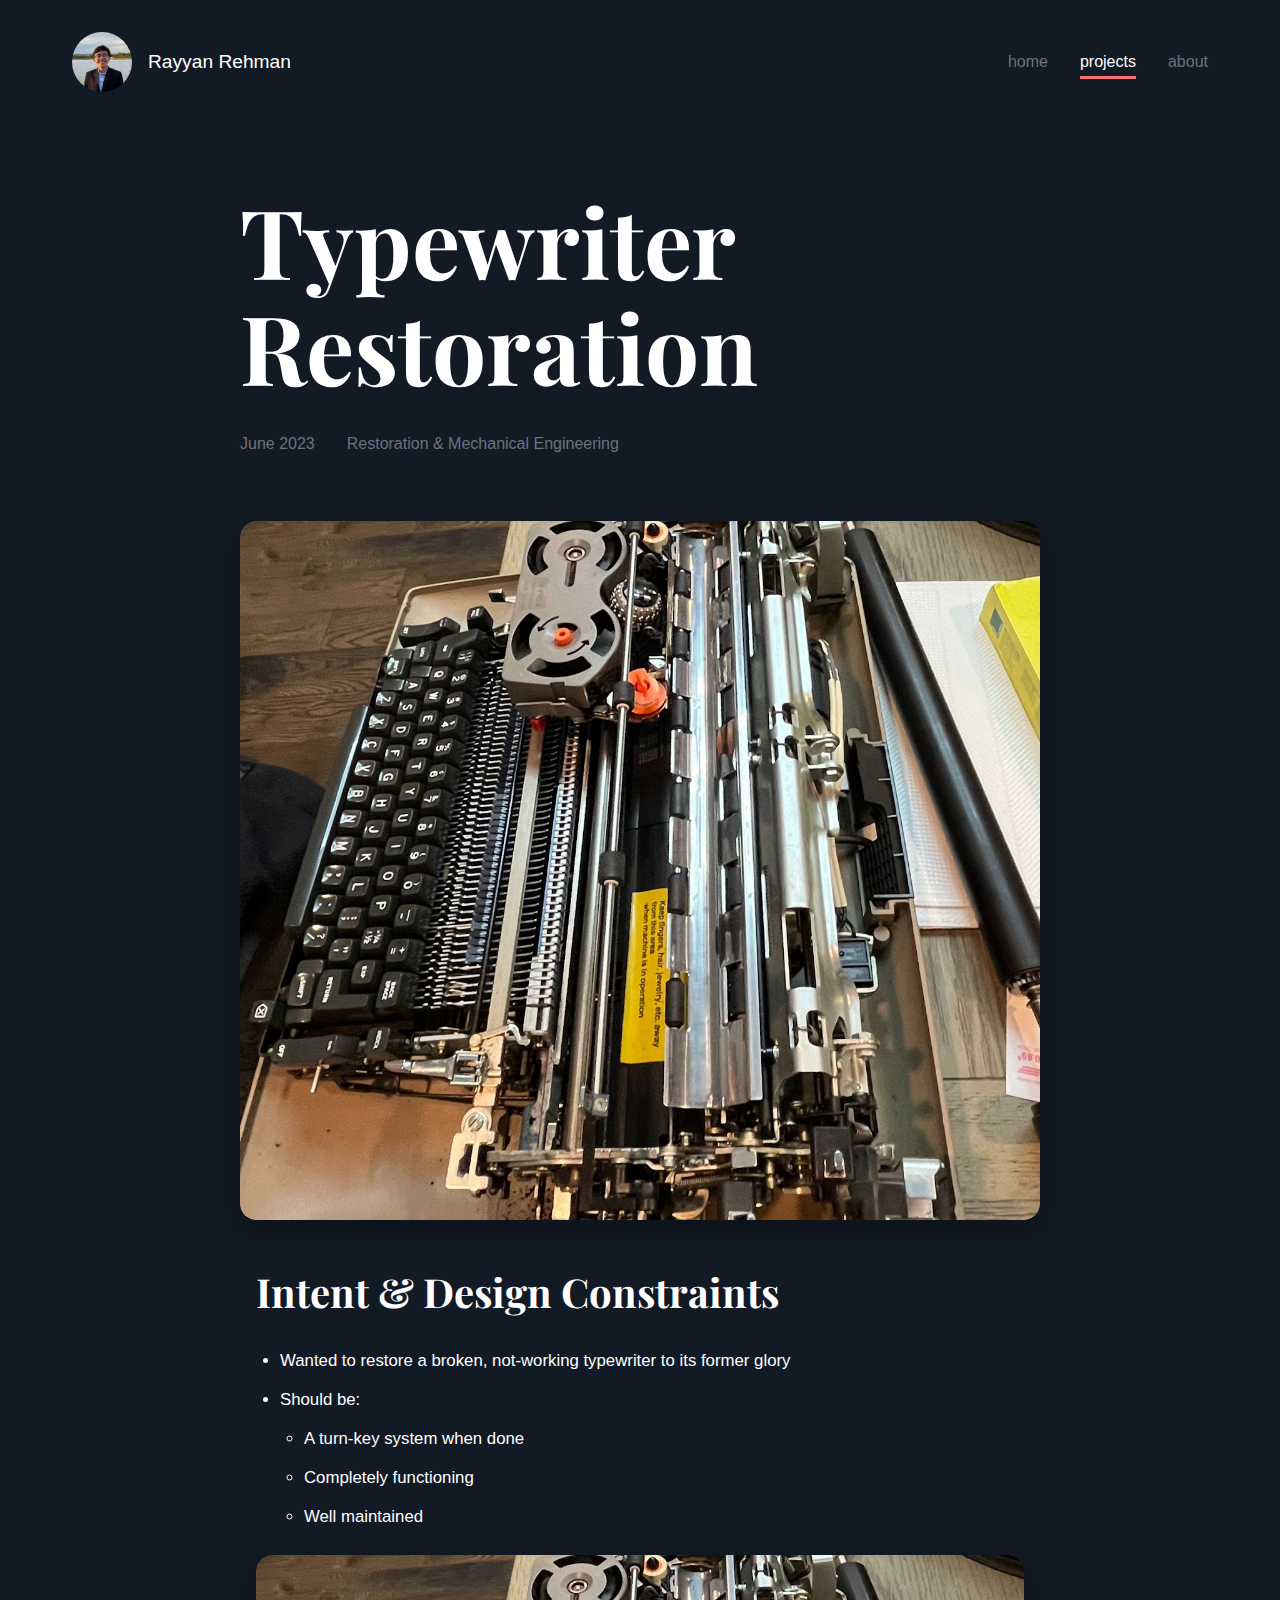
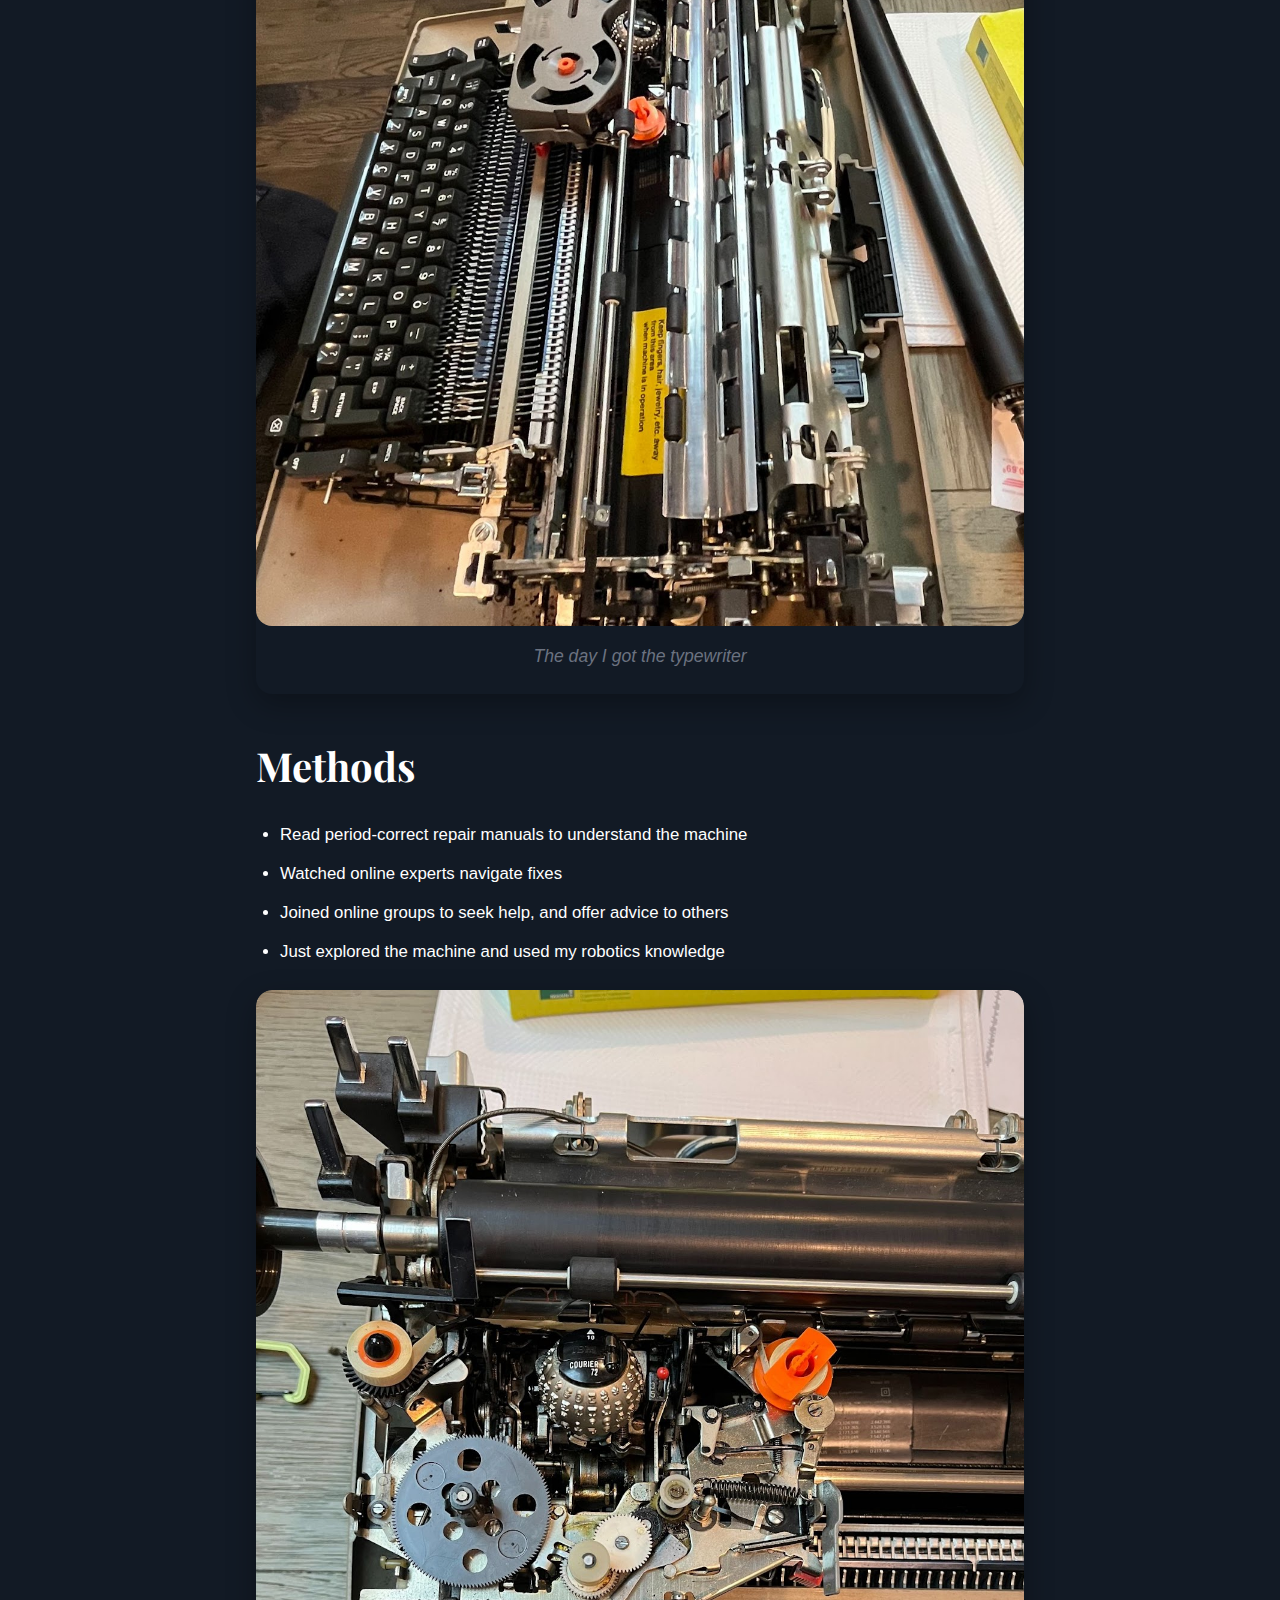
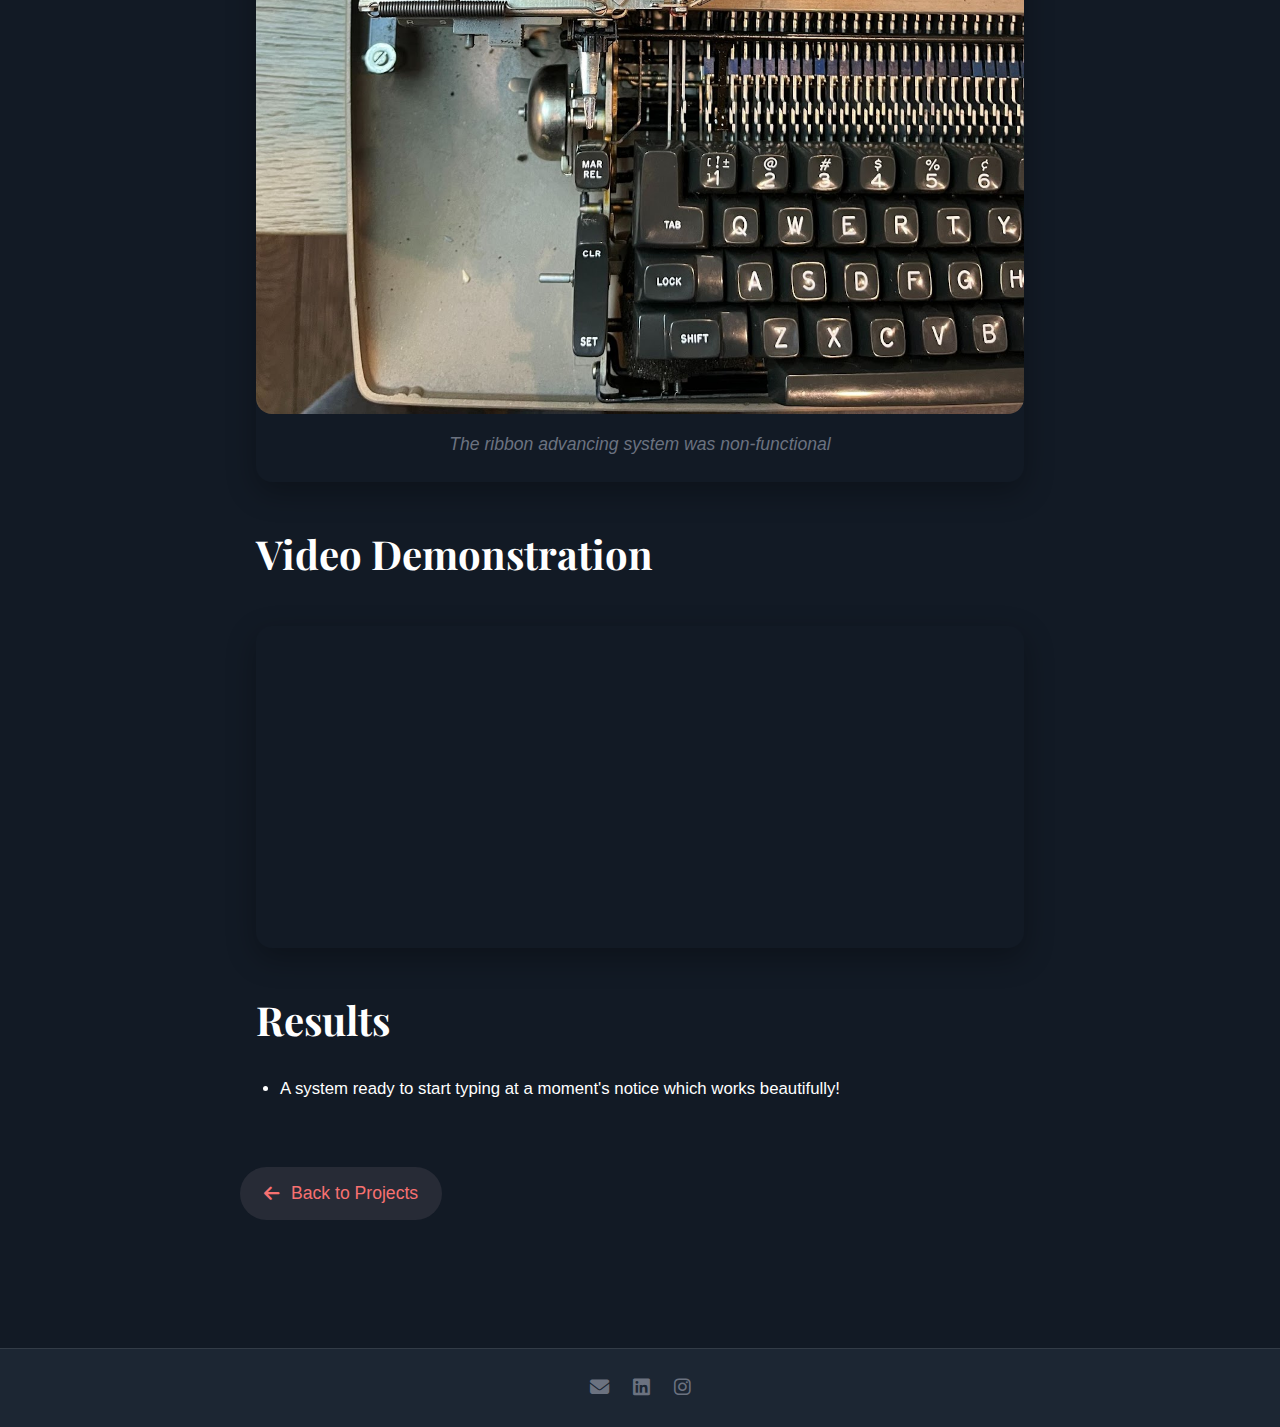
<file: projects/typewriter.html>
<!DOCTYPE html>
<html lang="en">
  <head>
    <meta charset="UTF-8" />
    <meta
      name="viewport"
      content="width=device-width, initial-scale=1.0, maximum-scale=1.0, user-scalable=no"
    />
    <title>Rayyan Rehman</title>
    <link rel="icon" href="../images/headshot.jpeg" type="image/jpeg" />
    <link rel="apple-touch-icon" href="../images/headshot.jpeg" />
    <link rel="stylesheet" href="../css/style.css" />
    <link
      rel="stylesheet"
      href="https://cdnjs.cloudflare.com/ajax/libs/font-awesome/6.4.0/css/all.min.css"
    />
    <link rel="preconnect" href="https://fonts.googleapis.com" />
    <link rel="preconnect" href="https://fonts.gstatic.com" crossorigin />
    <link
      href="https://fonts.googleapis.com/css2?family=Inter:wght@400;500;600&family=Playfair+Display:wght@700&display=swap"
      rel="stylesheet"
    />
  </head>
  <body>
    <header>
      <div class="profile">
        <div class="profile-pic">
          <img src="../images/headshot.jpeg" alt="Rayyan Rehman" />
        </div>
        <div class="profile-name">Rayyan Rehman</div>
      </div>
      <nav>
        <ul>
          <li><a href="../index.html">home</a></li>
          <li class="active"><a href="../projects.html">projects</a></li>
          <li><a href="../about.html">about</a></li>
        </ul>
      </nav>
    </header>

    <main>
      <section class="project-header">
        <h1>Typewriter Restoration</h1>
        <div class="project-meta">
          <span class="date">June 2023</span>
          <span class="category">Restoration & Mechanical Engineering</span>
        </div>
      </section>

      <section class="project-showcase">
        <div class="project-image">
          <img src="../images/typewriter.png" alt="Typewriter Restoration" />
        </div>

        <div class="project-details">
          <h2>Intent & Design Constraints</h2>
          <ul>
            <li>
              Wanted to restore a broken, not-working typewriter to its former
              glory
            </li>
            <li>Should be:</li>
            <ul>
              <li>A turn-key system when done</li>
              <li>Completely functioning</li>
              <li>Well maintained</li>
            </ul>
          </ul>

          <div class="project-image">
            <img
              src="../images/typewriter.png"
              alt="Typewriter Initial State"
            />
            <p class="image-caption">The day I got the typewriter</p>
          </div>

          <h2>Methods</h2>
          <ul>
            <li>
              Read period-correct repair manuals to understand the machine
            </li>
            <li>Watched online experts navigate fixes</li>
            <li>
              Joined online groups to seek help, and offer advice to others
            </li>
            <li>Just explored the machine and used my robotics knowledge</li>
          </ul>

          <div class="project-image">
            <img
              src="../images/typewriterribbon.png"
              alt="Typewriter Ribbon Mechanism"
            />
            <p class="image-caption">
              The ribbon advancing system was non-functional
            </p>
          </div>

          <h2>Video Demonstration</h2>
          <div class="video-container">
            <iframe
              width="560"
              height="315"
              src="https://www.youtube.com/embed/5Nb_Mr9sco4"
              title="My IBM Selectric II Typewriter"
              frameborder="0"
              allow="accelerometer; autoplay; clipboard-write; encrypted-media; gyroscope; picture-in-picture"
              allowfullscreen
            ></iframe>
          </div>

          <h2>Results</h2>
          <ul>
            <li>
              A system ready to start typing at a moment's notice which works
              beautifully!
            </li>
          </ul>
        </div>
      </section>

      <section class="project-navigation">
        <a href="../projects.html" class="back-to-projects"
          ><i class="fas fa-arrow-left"></i> Back to Projects</a
        >
      </section>
    </main>

    <footer class="minimal-footer">
      <div class="social-links">
        <a href="mailto:rayyanrehman@gmail.com" title="Email"
          ><i class="fas fa-envelope"></i
        ></a>
        <a
          href="https://www.linkedin.com/in/rayyan-rehman-a19035364/"
          target="_blank"
          title="LinkedIn"
          ><i class="fab fa-linkedin"></i
        ></a>
        <a
          href="https://www.instagram.com/rayyan.rmn/"
          target="_blank"
          title="Instagram"
          ><i class="fab fa-instagram"></i
        ></a>
      </div>
    </footer>

    <script src="../js/script.js"></script>
  </body>
</html>
</file>
<file: css/style.css>
/* Global Styles */
:root {
  --bg-color: #121a25;  /* Darker background color */
  --text-color: #FFFFFF;
  --accent-color: #f87171;
  --secondary-color: #6b7280;
  --card-bg: #272B36;
  --card-hover: #323845;
  --shadow-color: rgba(0, 0, 0, 0.3);
}

* {
  margin: 0;
  padding: 0;
  box-sizing: border-box;
}

body {
  font-family: -apple-system, BlinkMacSystemFont, 'Segoe UI', Roboto, Oxygen, Ubuntu, Cantarell, 'Open Sans', 'Helvetica Neue', sans-serif;
  background-color: var(--bg-color);
  color: var(--text-color);
  line-height: 1.6;
  min-height: 100vh;
  display: flex;
  flex-direction: column;
}

a {
  color: var(--text-color);
  text-decoration: none;
  transition: color 0.3s ease;
}

a:hover {
  color: var(--accent-color);
}

/* Header Styles */
header {
  display: flex;
  justify-content: space-between;
  align-items: center;
  padding: 2rem 0;
  width: 100%;
  max-width: 1200px;
  margin: 0 auto;
}

.profile {
  display: flex;
  align-items: center;
  gap: 1rem;
}

.profile-pic {
  width: 60px;
  height: 60px;
  border-radius: 50%;
  overflow: hidden;
}

.profile-pic img {
  width: 100%;
  height: 100%;
  object-fit: cover;
}

.profile-name {
  font-size: 1.2rem;
  font-weight: 500;
}

nav {
  display: flex;
  align-items: center;
}

nav ul {
  display: flex;
  list-style: none;
  gap: 2rem;
}

nav li {
  position: relative;
}

nav li::after {
  content: '';
  position: absolute;
  bottom: -4px;
  left: 0;
  width: 0;
  height: 3px;
  background-color: var(--secondary-color);
  transition: width 0.3s ease;
}

nav li:hover::after {
  width: 100%;
}

nav li.active::after {
  content: '';
  position: absolute;
  bottom: -4px;
  left: 0;
  width: 100%;
  height: 3px;
  background-color: var(--accent-color);
  transition: none;
}

nav li.active:hover::after {
  width: 100%;
  background-color: var(--accent-color);
}

nav a {
  font-size: 1rem;
  color: var(--secondary-color);
  transition: color 0.3s ease;
}

nav li.active a {
  color: var(--text-color);
}

nav a:hover {
  color: var(--text-color);
}

/* Main Content */
main {
  flex: 1;
  width: 100%;
  max-width: 1200px;
  margin: 0 auto;
  padding: 0;
}

/* Hero Section */
.hero {
  padding: 8rem 0 4rem 0;
}

.greeting {
  color: var(--accent-color);
  font-size: 1.1rem;
  text-transform: uppercase;
  letter-spacing: 1.5px;
  margin-bottom: 1rem;
  font-weight: 600;
}

h1 {
  font-family: 'Playfair Display', serif;
  font-size: 6rem;
  font-weight: 700;
  margin-bottom: 2rem;
  line-height: 1.1;
}

.hero-title {
  font-family: 'Playfair Display', serif;
  font-size: 7rem;
  font-weight: 700;
  margin-bottom: 1.5rem;
  line-height: 1;
  letter-spacing: -0.02em;
}

.description {
  font-family: 'Inter', sans-serif;
  font-size: 2rem;
  max-width: 850px;
  color: var(--text-color);
  line-height: 1.3;
  font-weight: 400;
}

.description a {
  color: #CFB991;
  text-decoration: none;
  transition: color 0.3s ease;
}

.description a:hover {
  color: #CFB991;
  text-decoration: underline;
  text-underline-offset: 4px;
}

/* Special styling for the Purdue link to match screenshot */
.highlight-link {
  color: #CFB991;
  text-decoration: none;
  transition: all 0.2s ease;
}

.highlight-link:hover {
  color: #CFB991;
  text-decoration: underline;
  text-underline-offset: 4px;
}

/* Featured Posts */
.featured-posts {
  padding: 4rem 0;
  max-width: 1200px;
  margin: 0 auto;
}

h2 {
  font-size: 3rem;
  margin-bottom: 3rem;
  font-family: 'Playfair Display', serif;
  font-weight: 700;
}

.post-grid {
  display: grid;
  grid-template-columns: repeat(3, 1fr);
  gap: 2.5rem;
}

.post-card {
  background-color: var(--card-bg);
  border-radius: 0.75rem;
  overflow: hidden;
  transition: transform 0.3s ease, background-color 0.3s ease, box-shadow 0.3s ease;
  position: relative;
  height: 320px;
  box-shadow: 0 10px 25px var(--shadow-color);
}

.post-card:hover {
  transform: translateY(-8px);
  background-color: var(--card-hover);
  box-shadow: 0 15px 35px var(--shadow-color);
}

.post-card a {
  display: block;
  height: 100%;
  color: var(--text-color);
  text-decoration: none;
}

.post-image {
  height: 230px;
  overflow: hidden;
}

.post-image img {
  width: 100%;
  height: 100%;
  object-fit: cover;
  object-position: center top;
  transition: transform 0.5s ease;
}

.post-card:hover .post-image img {
  transform: scale(1.05);
}

h3 {
  padding: 1.25rem;
  font-size: 1.5rem;
  font-weight: 600;
}

.likes {
  display: none;
}

.see-all {
  margin-top: 3.5rem;
  text-align: right;
}

.see-all a {
  display: inline-flex;
  align-items: center;
  gap: 0.75rem;
  font-size: 1.1rem;
  color: var(--accent-color);
  padding: 0.75rem 1.5rem;
  background-color: var(--card-bg);
  border-radius: 2rem;
  transition: all 0.3s ease;
}

.see-all a:hover {
  background-color: var(--card-hover);
  transform: translateX(5px);
}

/* Media query for featured projects on smaller screens */
@media (max-width: 768px) {
  .post-grid {
    grid-template-columns: 1fr;
    gap: 2rem;
  }
  
  .post-card {
    height: 300px;
  }
  
  .post-image {
    height: 200px;
  }
  
  .see-all a {
    padding: 0.5rem 1rem;
    font-size: 1rem;
  }
}

/* Footer */
footer {
  background-color: rgba(31, 41, 55, 0.8);
  padding: 2rem 0;
  margin-top: 4rem;
}

.footer-container {
  display: flex;
  justify-content: space-between;
  max-width: 1200px;
  margin: 0 auto;
  padding: 0 2rem;
  flex-wrap: wrap;
}

.copyright {
  font-size: 0.875rem;
  color: var(--secondary-color);
}

.copyright span {
  color: var(--text-color);
}

.sections {
  display: flex;
  gap: 3rem;
}

.section h4 {
  font-size: 0.875rem;
  margin-bottom: 0.75rem;
}

.section p {
  font-size: 0.875rem;
  color: var(--secondary-color);
}

.footer-right {
  display: flex;
  gap: 1.5rem;
  align-items: center;
}

.tech-info {
  display: flex;
  align-items: center;
  gap: 0.5rem;
  font-size: 0.75rem;
  color: var(--secondary-color);
}

.tech-circle {
  width: 10px;
  height: 10px;
  border-radius: 50%;
}

.tech-circle:nth-child(1) {
  background-color: #10b981;
}

.tech-circle:nth-child(2) {
  background-color: #3b82f6;
}

.tech-circle:nth-child(3) {
  background-color: #ec4899;
}

.tech-circle:nth-child(4) {
  background-color: #f59e0b;
}

.social-links {
  display: flex;
  gap: 1rem;
  font-size: 1.25rem;
}

/* Minimal Footer */
.minimal-footer {
  border-top: 1px solid rgba(255, 255, 255, 0.1);
  padding: 1.5rem 0;
  margin-top: 4rem;
  text-align: center;
}

.minimal-footer .social-links {
  display: flex;
  justify-content: center;
  gap: 1.5rem;
}

.minimal-footer .social-links a {
  color: var(--secondary-color);
  font-size: 1.2rem;
  transition: color 0.2s ease;
}

.minimal-footer .social-links a:hover {
  color: var(--accent-color);
}

.minimal-footer .copyright {
  font-size: 0.85rem;
  color: var(--secondary-color);
}

/* Add padding to sides */
header, main, footer .footer-container {
  padding-left: 2rem;
  padding-right: 2rem;
}

/* Media Queries */
@media (max-width: 768px) {
  header {
    flex-direction: column;
    align-items: flex-start;
    gap: 1.5rem;
    padding-top: 1.5rem;
    padding-bottom: 1.5rem;
  }

  nav ul {
    width: 100%;
    justify-content: space-between;
    gap: 1rem;
  }

  h1 {
    font-size: 3rem;
    margin-bottom: 1.5rem;
  }
  
  .hero-title {
    font-size: 4.5rem;
    margin-bottom: 1.5rem;
  }
  
  .hero {
    padding: 4rem 0 3rem 0;
  }
  
  .description {
    font-size: 1.5rem;
    max-width: 100%;
  }

  .footer-container {
    flex-direction: column;
    gap: 2rem;
  }

  .sections {
    flex-wrap: wrap;
    gap: 1.5rem;
  }

  .section {
    min-width: 120px;
  }

  .about-grid {
    grid-template-columns: 1fr;
    gap: 2rem;
  }
  
  .about-image {
    max-width: 300px;
    margin: 0 auto;
  }

  .content-grid,
  .content-grid.reverse {
    grid-template-columns: 1fr;
    direction: ltr;
    gap: 1.5rem;
    margin: 1.5rem 0;
  }
  
  .content-image {
    margin-top: 0.5rem;
  }
  
  /* Project page responsive adjustments */
  .project-header,
  .project-showcase,
  .project-navigation {
    padding-left: 1rem;
    padding-right: 1rem;
  }
  
  .project-details {
    padding: 0;
  }
  
  .project-details h2 {
    font-size: 1.8rem;
    margin-top: 2rem;
    margin-bottom: 1rem;
  }
  
  .project-details h3 {
    font-size: 1.3rem;
  }
  
  .project-details p,
  .project-details li {
    font-size: 1rem;
  }
  
  .project-image,
  .design-image,
  .final-image,
  .content-image,
  .video-container {
    margin-bottom: 1.5rem;
    box-shadow: 0 5px 15px var(--shadow-color);
  }
  
  .back-to-projects {
    padding: 0.5rem 1rem;
    font-size: 1rem;
  }
  
  .project-meta {
    flex-direction: column;
    gap: 0.5rem;
    align-items: flex-start;
  }
  
  .page-header {
    padding: 3rem 1rem 1.5rem;
  }
  
  .page-header h1 {
    font-size: 2.5rem;
  }
  
  .subtitle {
    font-size: 1.1rem;
    padding: 0 1rem;
  }
  
  .video-container iframe {
    border-radius: 0.5rem;
  }

  /* Prevent horizontal overflow */
  body {
    overflow-x: hidden;
    width: 100%;
  }
}

/* Small mobile devices */
@media (max-width: 480px) {
  h1 {
    font-size: 2.5rem;
  }
  
  .hero-title {
    font-size: 3.5rem;
  }
  
  .greeting {
    font-size: 0.9rem;
  }
  
  .description {
    font-size: 1.2rem;
  }
  
  header, main, footer .footer-container {
    padding-left: 1rem;
    padding-right: 1rem;
  }
  
  .project-details ul {
    padding-left: 1.2rem;
  }
  
  .post-card {
    height: 280px;
  }
  
  .post-image {
    height: 180px;
  }
  
  h3 {
    padding: 1rem;
    font-size: 1.2rem;
  }
  
  .about-text h2 {
    font-size: 1.8rem;
  }
  
  .contact-info h3 {
    font-size: 1.3rem;
  }
  
  .contact-info p {
    font-size: 0.95rem;
  }
}

/* Fix for very small screens */
@media (max-width: 320px) {
  .profile {
    flex-direction: column;
    align-items: flex-start;
  }
  
  nav ul {
    gap: 0.75rem;
  }
  
  h1 {
    font-size: 2.2rem;
  }
  
  .hero-title {
    font-size: 2.8rem;
  }
  
  .post-card {
    height: 260px;
  }
  
  .post-image {
    height: 160px;
  }
}

/* Add viewport height fix for mobile browsers */
@supports (-webkit-touch-callout: none) {
  .hero {
    min-height: 60vh;
  }
}

/* Page Header */
.page-header {
  padding: 4rem 0 2rem;
  max-width: 1200px;
  margin: 0 auto;
  text-align: center;
}

.page-header h1 {
  margin-bottom: 1rem;
}

.subtitle {
  font-family: 'Inter', sans-serif;
  font-size: 1.25rem;
  color: var(--text-color);
  max-width: 600px;
  margin: 0 auto;
}

/* About Page */
.about-grid {
  display: grid;
  grid-template-columns: 300px 1fr;
  gap: 3rem;
  margin: 2rem 0;
}

.about-image img {
  width: 100%;
  border-radius: 0.5rem;
}

.about-text h2 {
  margin-top: 0;
  margin-bottom: 1.5rem;
}

.about-text p {
  margin-bottom: 1.5rem;
  line-height: 1.6;
}

.about-text ul {
  margin-bottom: 1.5rem;
  padding-left: 1.5rem;
}

.about-text li {
  margin-bottom: 0.5rem;
}

.contact-info {
  margin-top: 3rem;
}

.contact-info h3 {
  margin-bottom: 1rem;
  padding: 0;
}

.contact-info p {
  margin-bottom: 0.5rem;
}

.contact-info i {
  width: 1.5rem;
  color: var(--secondary-color);
}

/* Project Pages */
.project-header {
  padding: 4rem 0 2rem;
  max-width: 800px;
  margin: 0 auto;
}

.project-meta {
  display: flex;
  gap: 2rem;
  margin-top: 1rem;
  color: var(--secondary-color);
}

.project-showcase {
  margin: 2rem auto;
  max-width: 800px;
}

.project-image {
  margin-bottom: 2.5rem;
  border-radius: 1rem;
  overflow: hidden;
  box-shadow: 0 10px 30px var(--shadow-color);
  transition: transform 0.3s ease;
}

.project-image:hover {
  transform: translateY(-5px);
}

.project-image img {
  width: 100%;
  height: auto;
  display: block;
  border-radius: 1rem;
  object-position: center top;
  transition: transform 0.6s ease;
}

.project-image:hover img {
  transform: scale(1.02);
}

.project-details {
  padding: 0 1rem;
}

.project-details h2 {
  margin-top: 2.5rem;
  margin-bottom: 1.5rem;
  font-size: 2.5rem;
}

.project-details h3 {
  margin: 2rem 0 1rem;
  padding: 0;
  font-size: 1.5rem;
}

.project-details p {
  margin-bottom: 1.5rem;
  line-height: 1.6;
  font-size: 1.1rem;
}

.project-navigation {
  margin: 4rem auto;
  max-width: 800px;
}

.back-to-projects {
  display: inline-flex;
  align-items: center;
  gap: 0.75rem;
  color: var(--accent-color);
  font-size: 1.1rem;
  padding: 0.75rem 1.5rem;
  background-color: var(--card-bg);
  border-radius: 2rem;
  transition: all 0.3s ease;
}

.back-to-projects:hover {
  background-color: var(--card-hover);
  transform: translateX(-5px);
}

.project-details ul {
  margin-bottom: 1.5rem;
  padding-left: 1.5rem;
}

.project-details ul ul {
  margin-top: 0.5rem;
  margin-bottom: 0.5rem;
}

.project-details li {
  margin-bottom: 0.75rem;
  font-size: 1.05rem;
}

.design-image, 
.final-image {
  margin: 2.5rem 0;
  border-radius: 1rem;
  overflow: hidden;
  box-shadow: 0 10px 30px var(--shadow-color);
  transition: transform 0.3s ease;
}

.design-image:hover,
.final-image:hover {
  transform: translateY(-5px);
}

.design-image img,
.final-image img {
  width: 100%;
  height: auto;
  display: block;
  border-radius: 1rem;
  object-position: center top;
  transition: transform 0.6s ease;
}

.design-image:hover img,
.final-image:hover img {
  transform: scale(1.02);
}

.image-caption,
.video-caption {
  text-align: center;
  color: var(--secondary-color);
  font-size: 0.95rem;
  margin-top: 1rem;
  font-style: italic;
}

.video-container {
  margin: 2.5rem 0;
  border-radius: 1rem;
  overflow: hidden;
  box-shadow: 0 10px 30px var(--shadow-color);
}

.video-container iframe {
  border-radius: 1rem;
  width: 100%;
  aspect-ratio: 16/9;
}

.position {
  font-style: italic;
  margin-left: 1rem;
}

.content-grid {
  display: grid;
  grid-template-columns: 1fr 1fr;
  gap: 2rem;
  margin: 2rem 0;
}

.content-grid.reverse {
  grid-template-columns: 1fr 1fr;
  direction: rtl;
}

.content-grid.reverse > * {
  direction: ltr;
}

.content-text {
  display: flex;
  flex-direction: column;
  justify-content: center;
}

.content-image {
  display: flex;
  flex-direction: column;
  align-items: center;
  border-radius: 1rem;
  overflow: hidden;
  box-shadow: 0 10px 30px var(--shadow-color);
  transition: transform 0.3s ease;
}

.content-image:hover {
  transform: translateY(-5px);
}

.content-image img {
  width: 100%;
  height: auto;
  display: block;
  border-radius: 1rem;
  object-position: center top;
  transition: transform 0.6s ease;
}

.content-image:hover img {
  transform: scale(1.02);
}

/* Projects Page */
.projects-grid {
  padding: 2rem 0 4rem;
  max-width: 1200px;
  margin: 0 auto;
}

/* Ensure post cards on projects page have the same styling as on homepage */
.projects-grid .post-card {
  box-shadow: 0 10px 25px var(--shadow-color);
  height: 320px;
}

.projects-grid .post-image {
  height: 230px;
}

.projects-grid .post-grid {
  grid-template-columns: repeat(auto-fill, minmax(320px, 1fr));
}

/* Add specific styling for robotics image */
img[src*="robotnme.png"] {
  object-position: center 10%; /* Adjust to show more of the top part */
}
</file>
